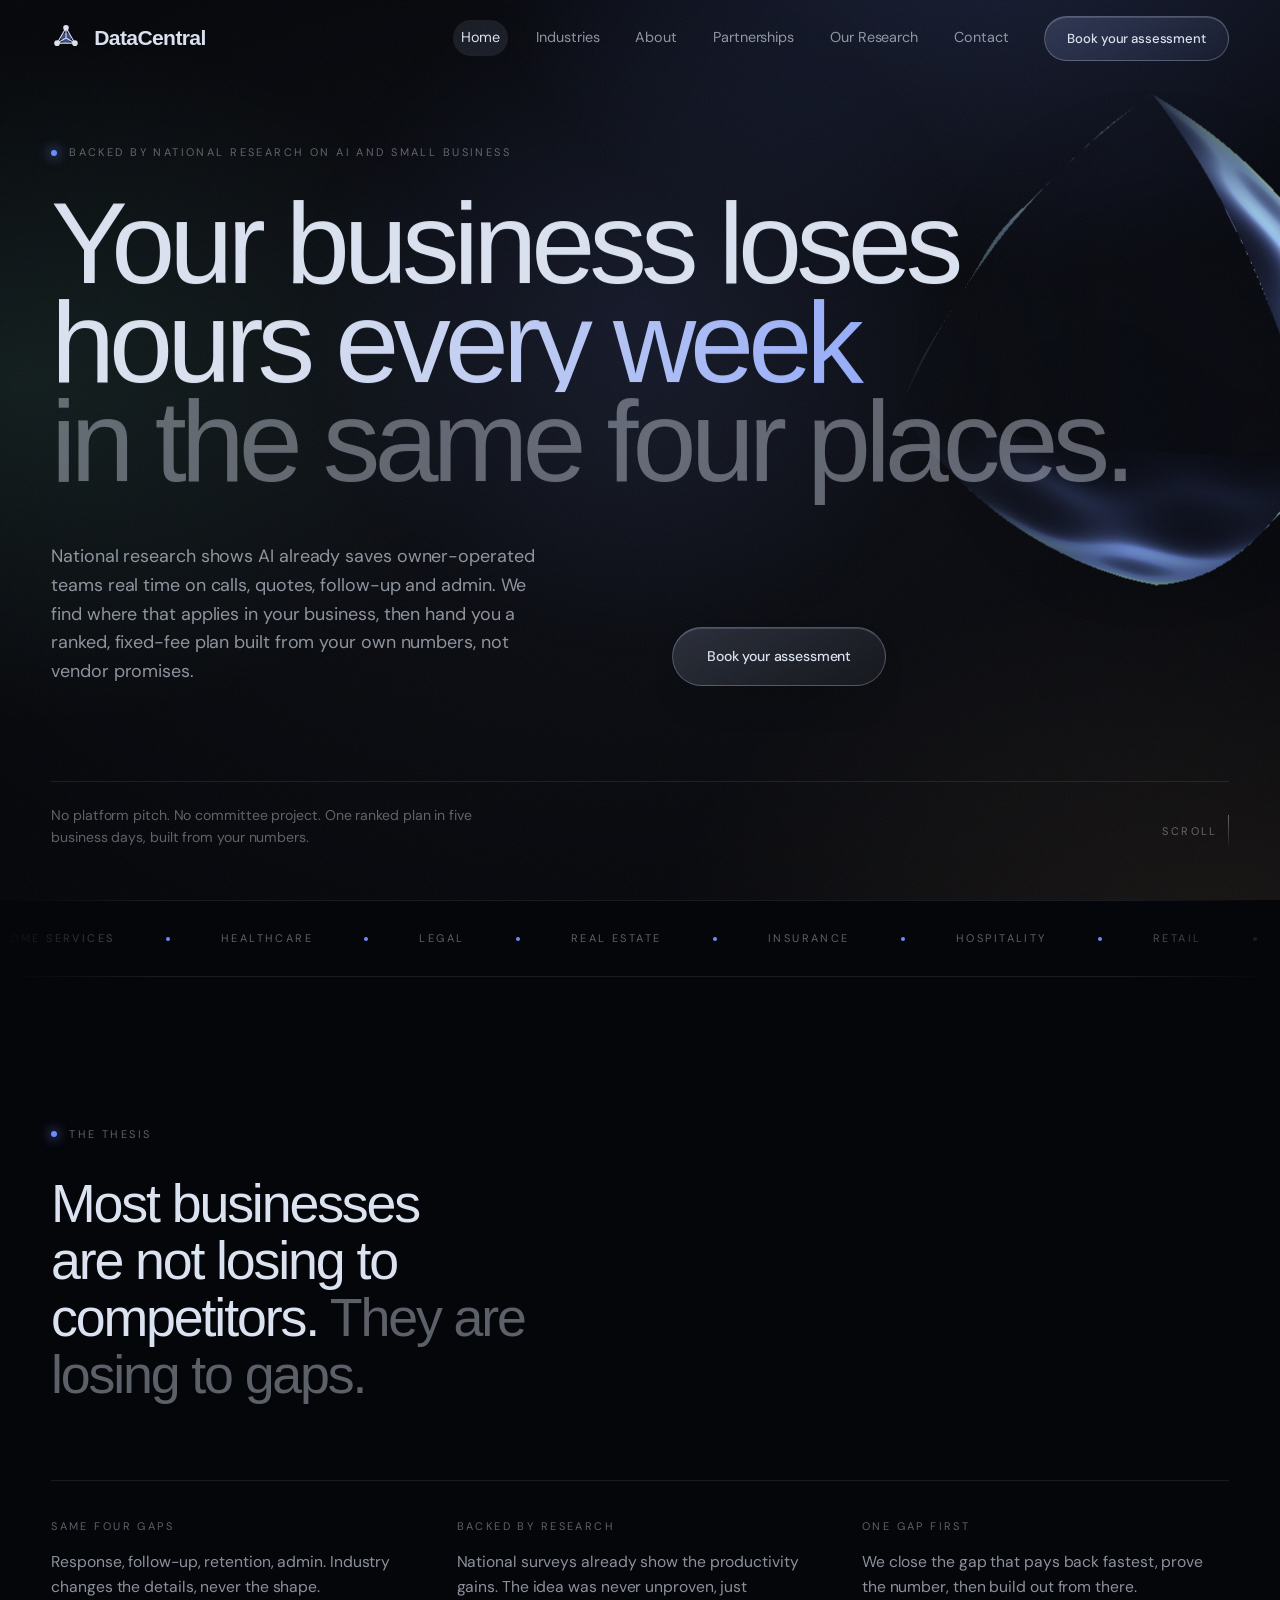
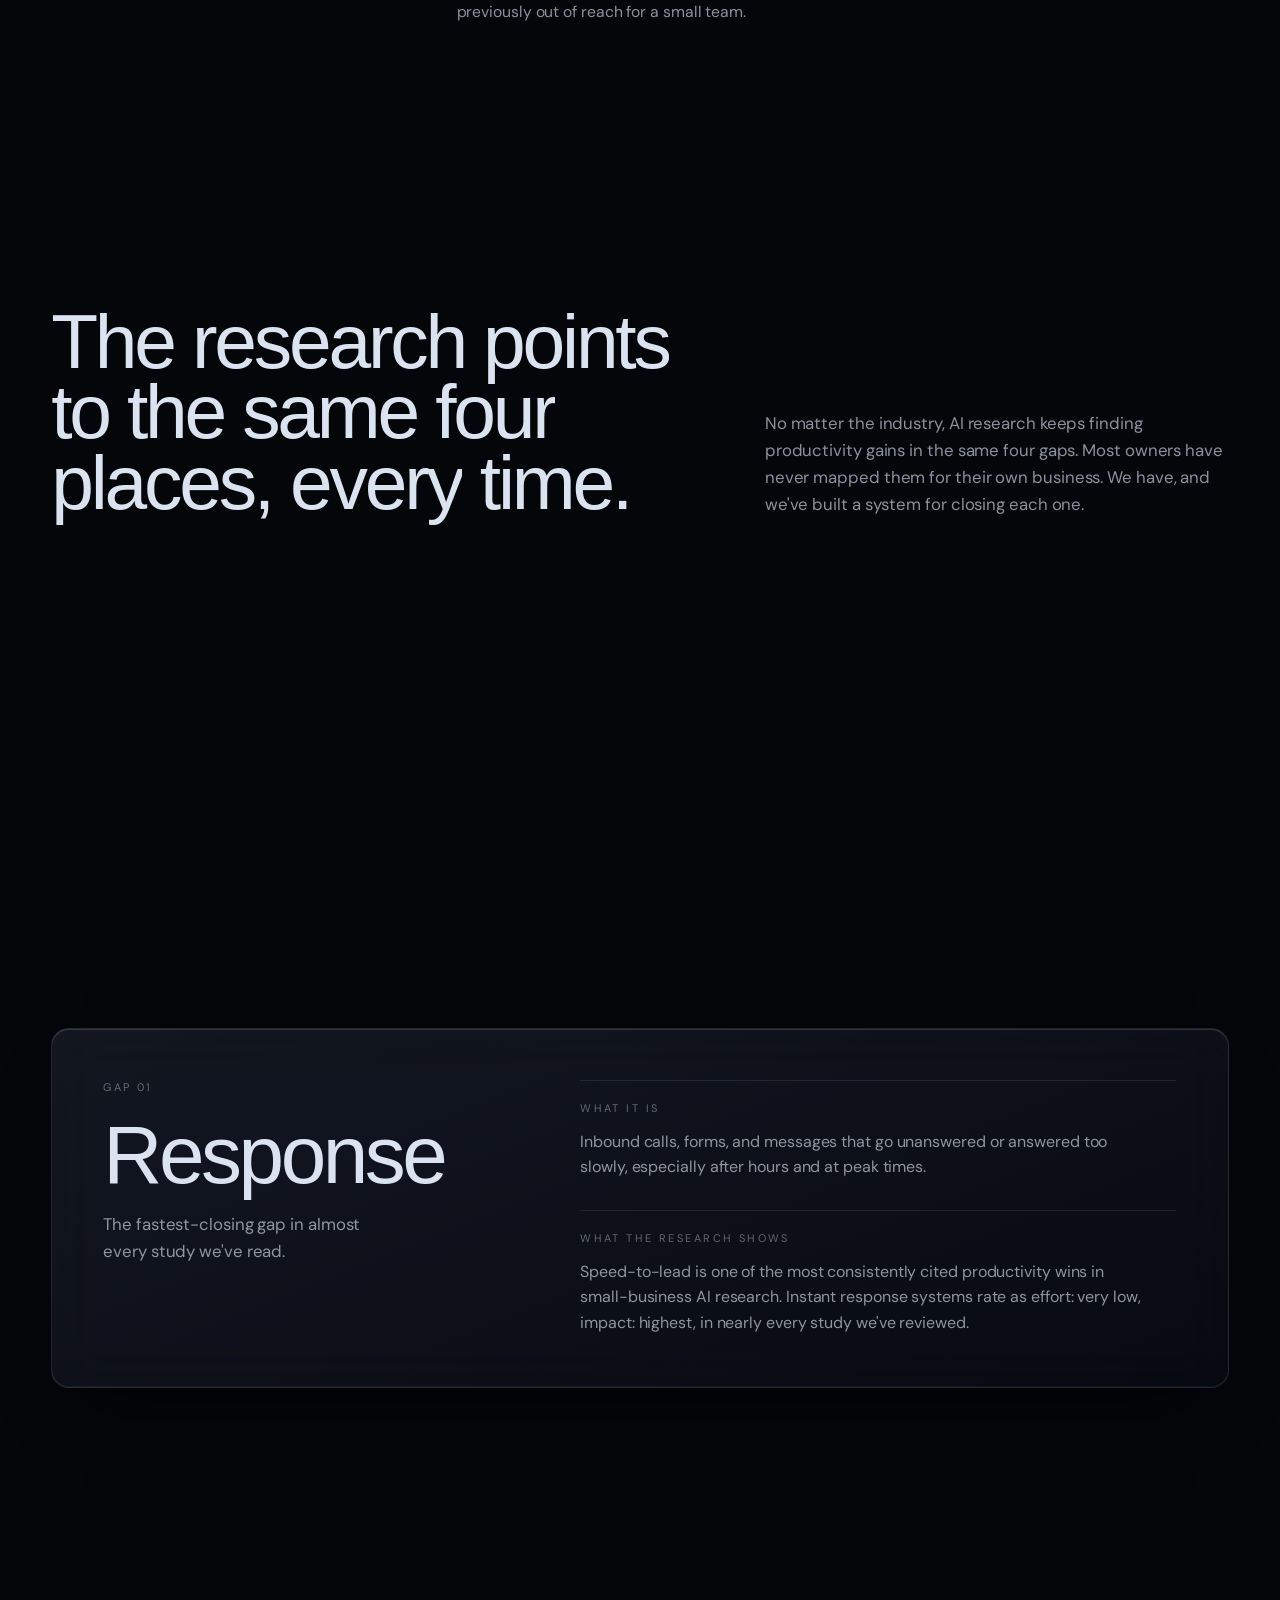
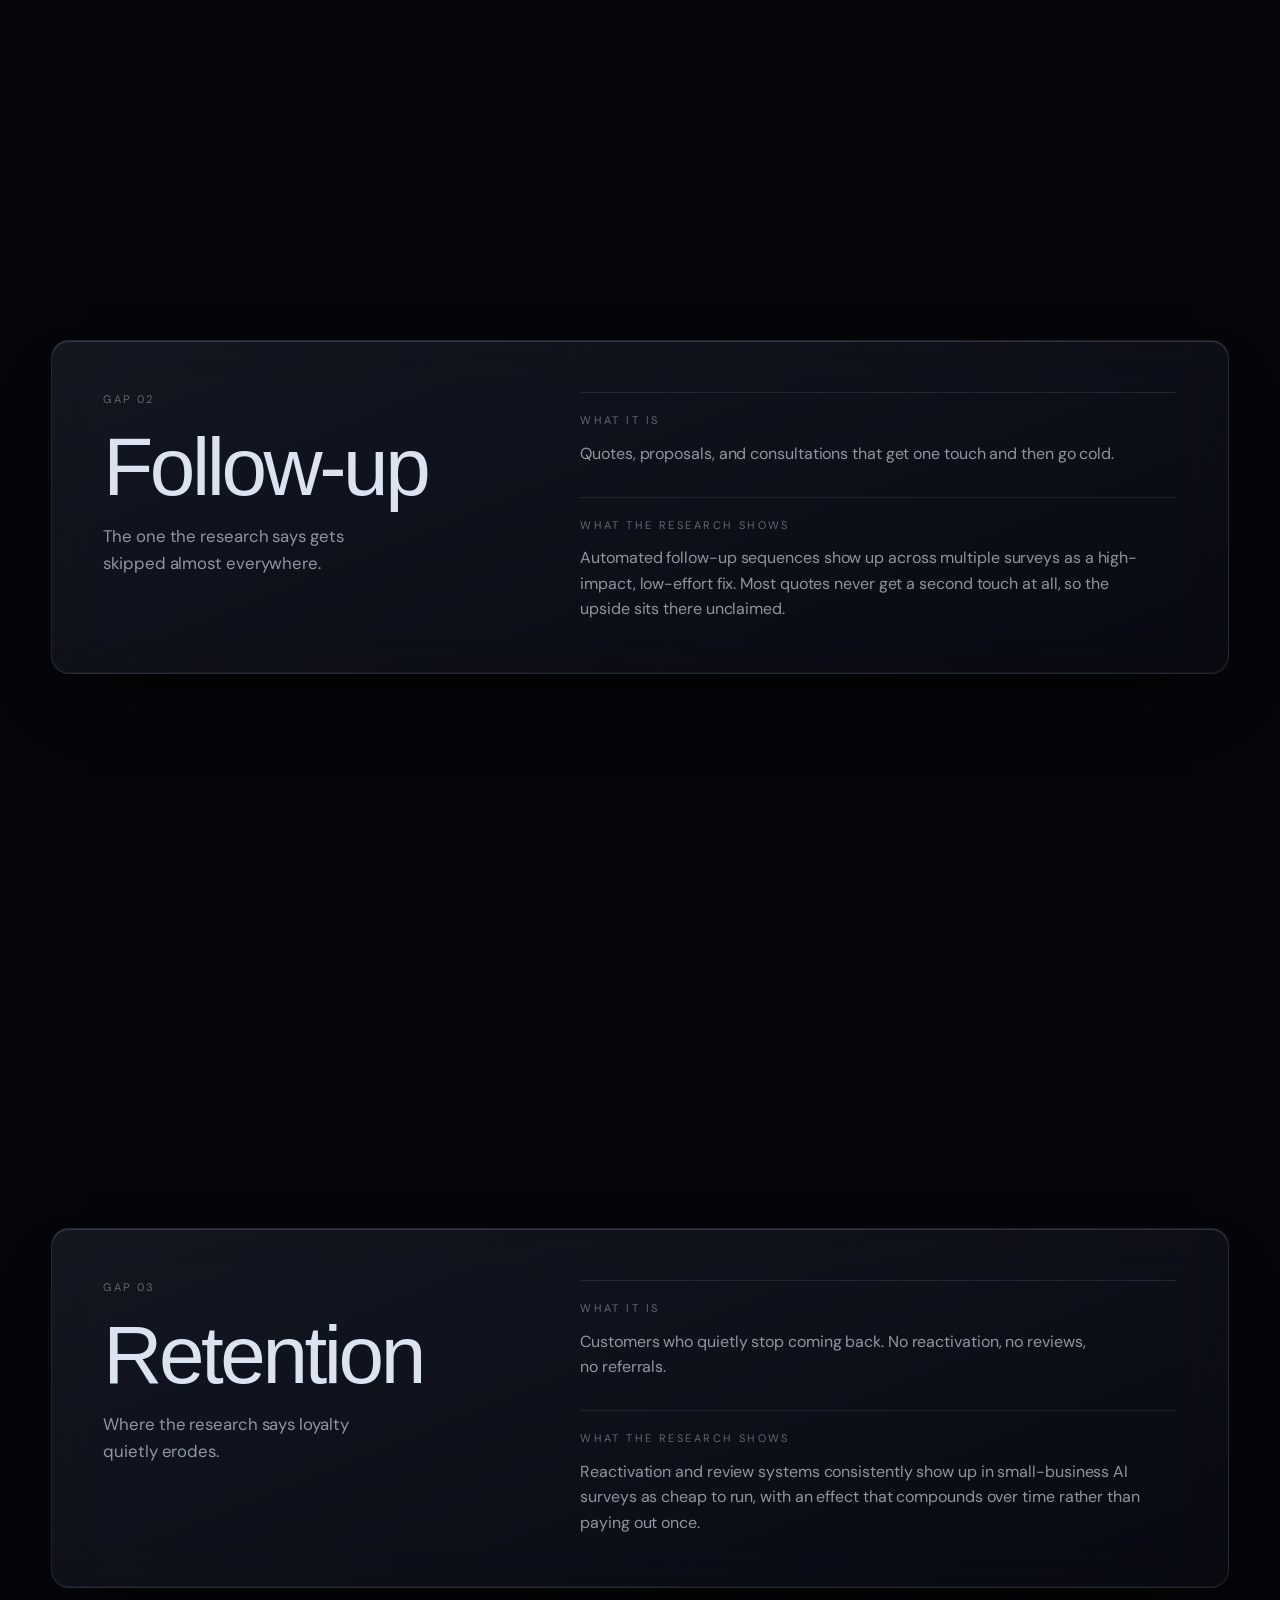
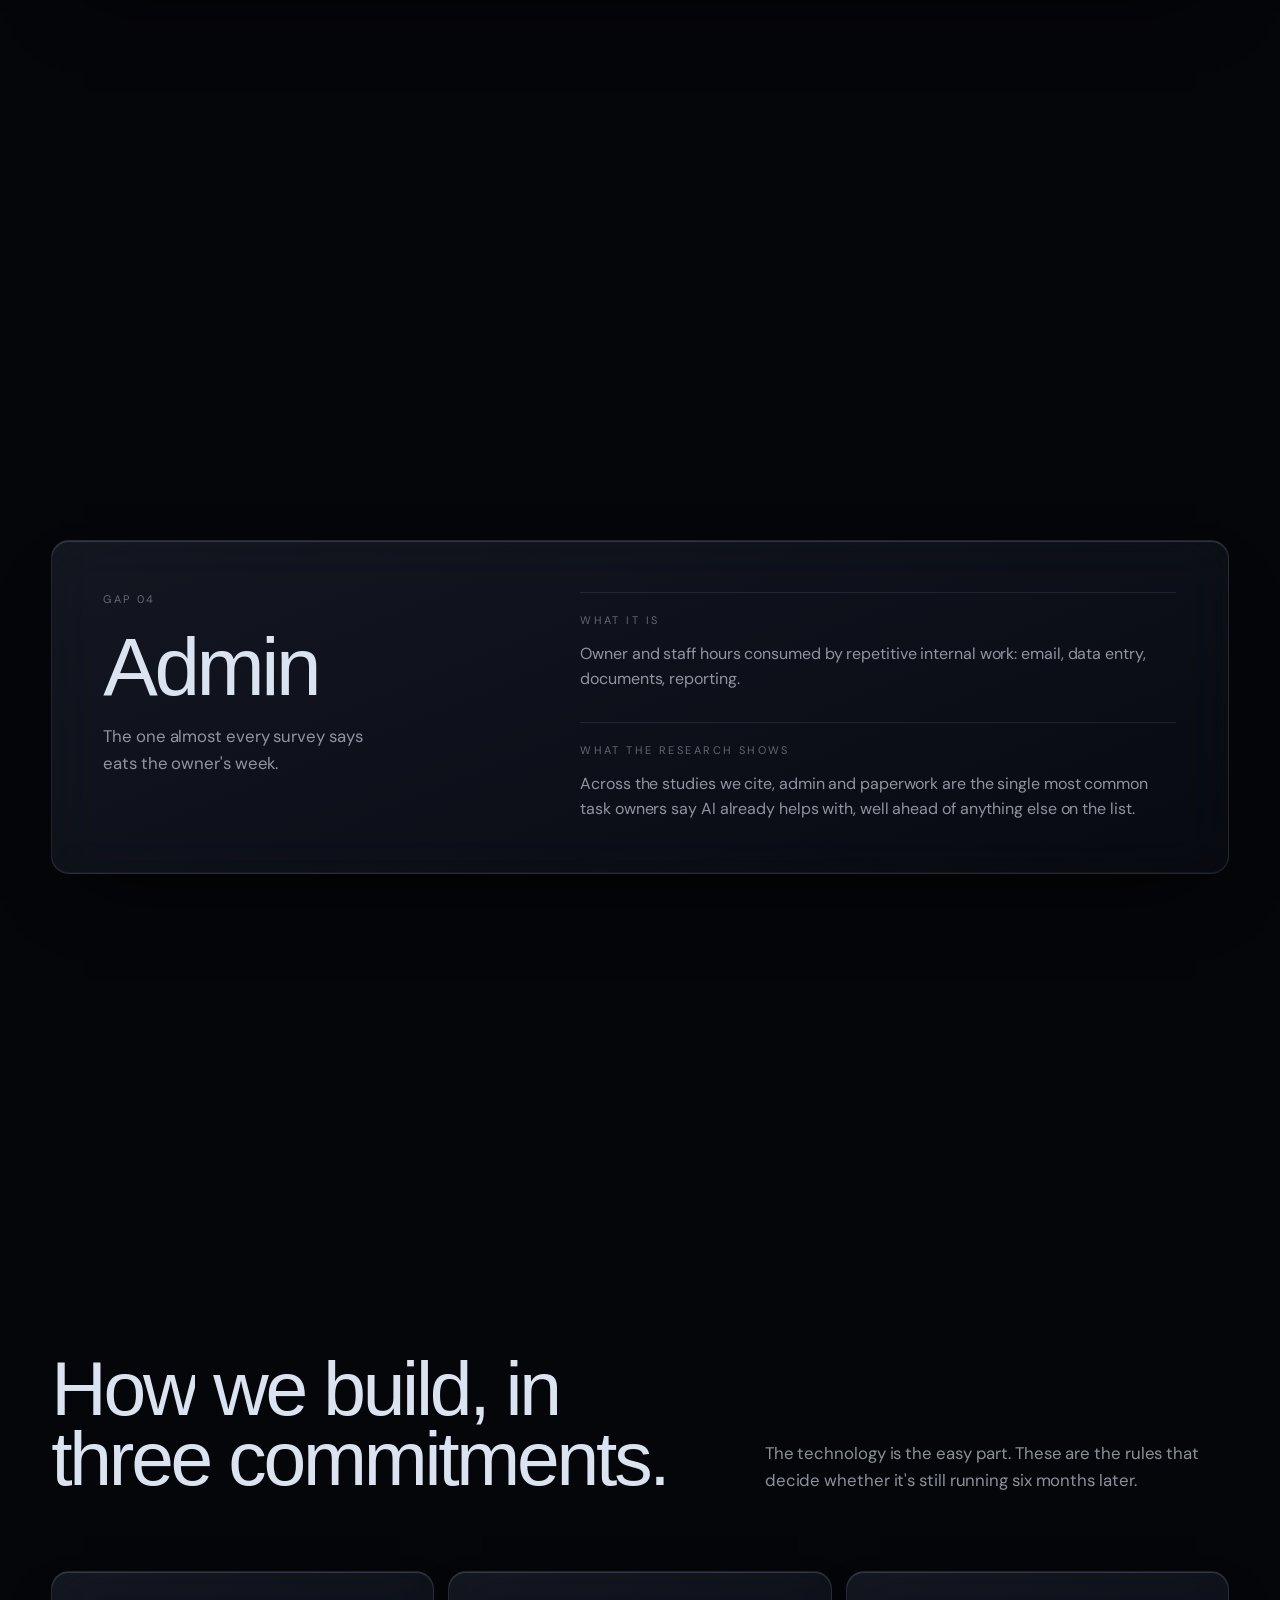
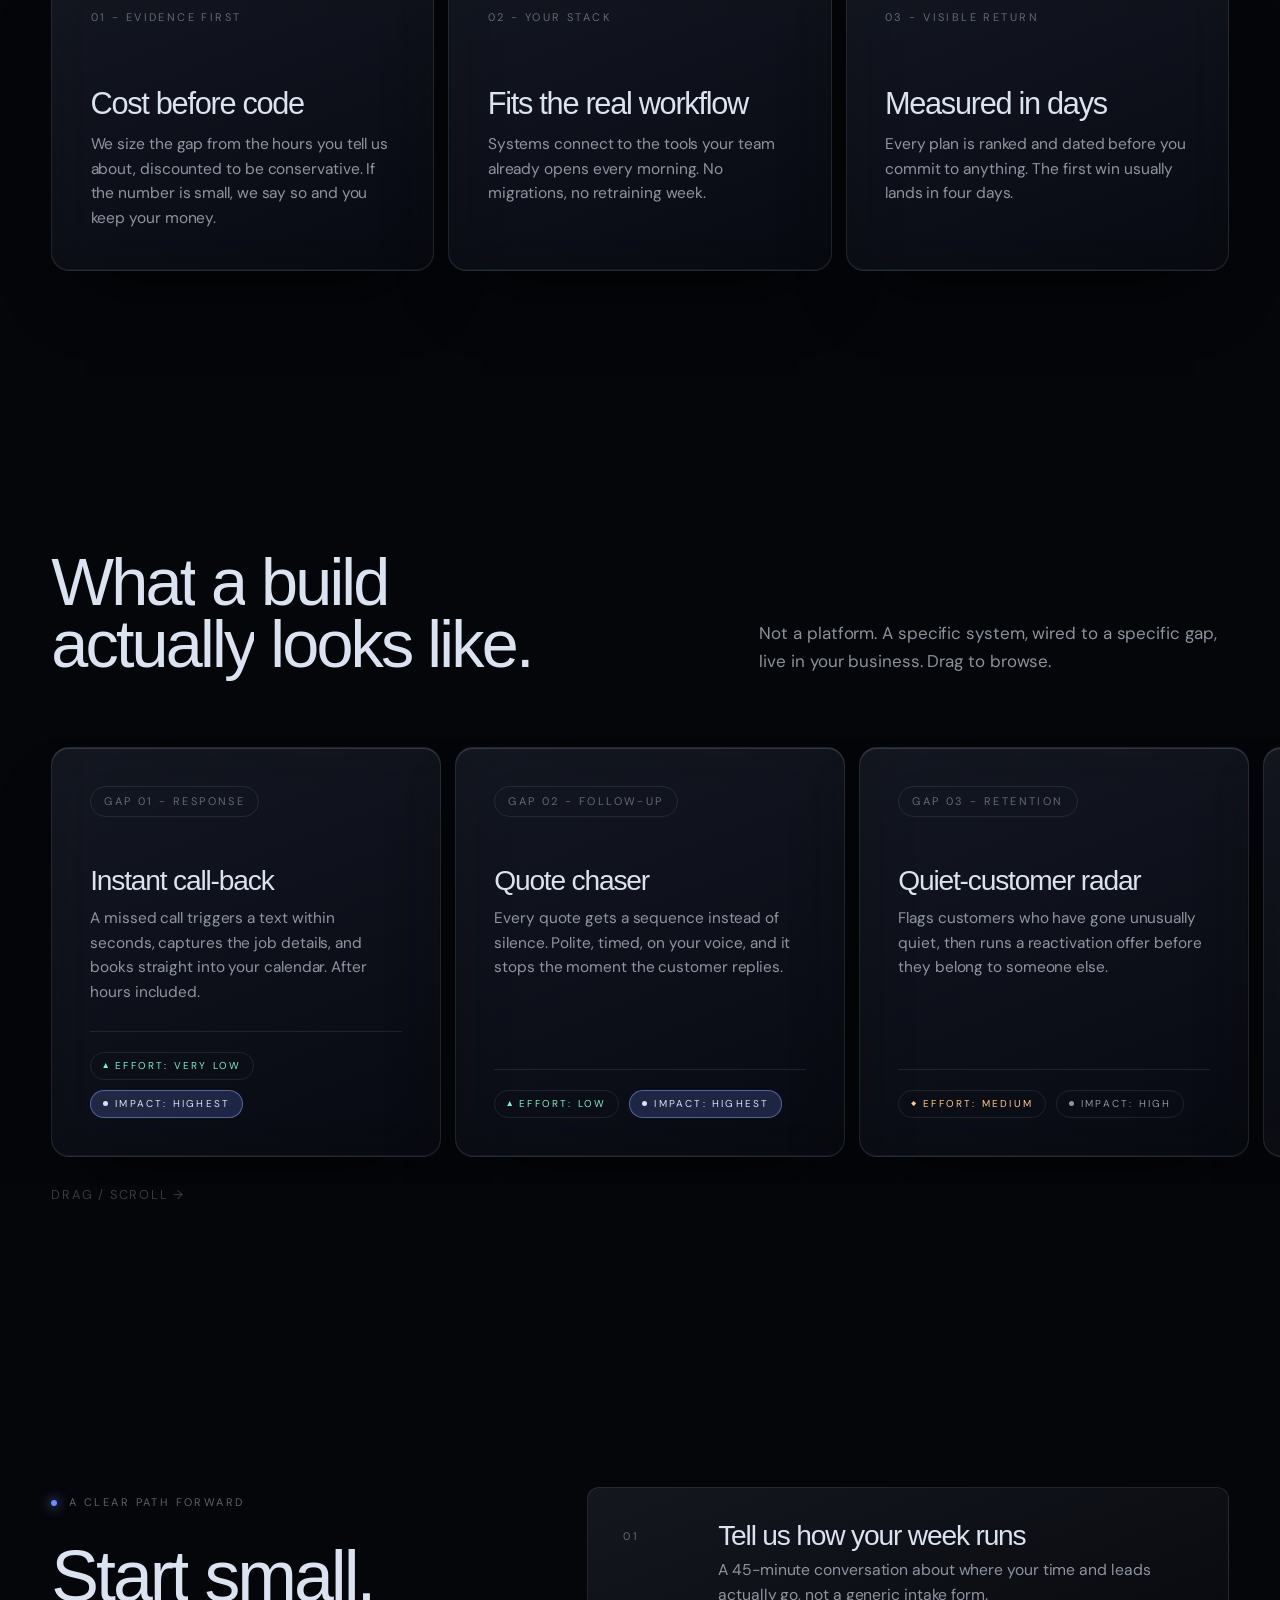
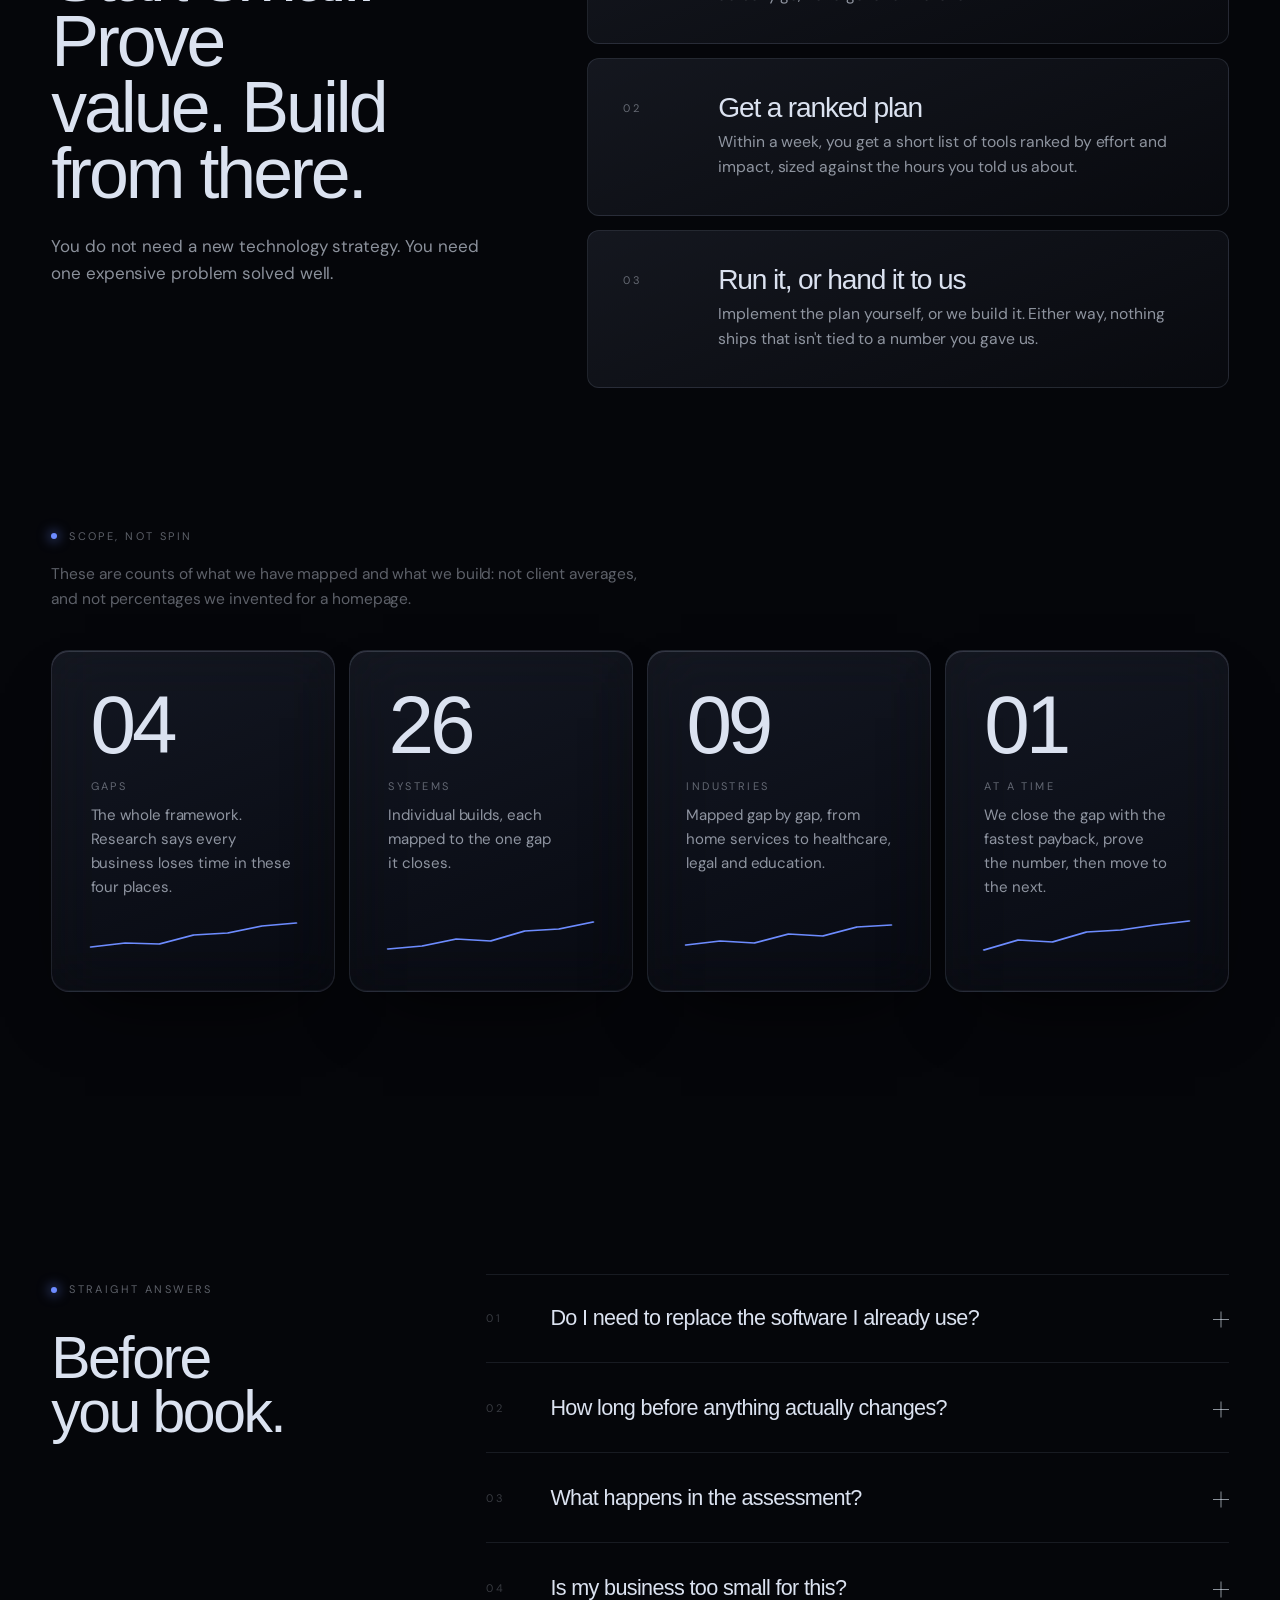
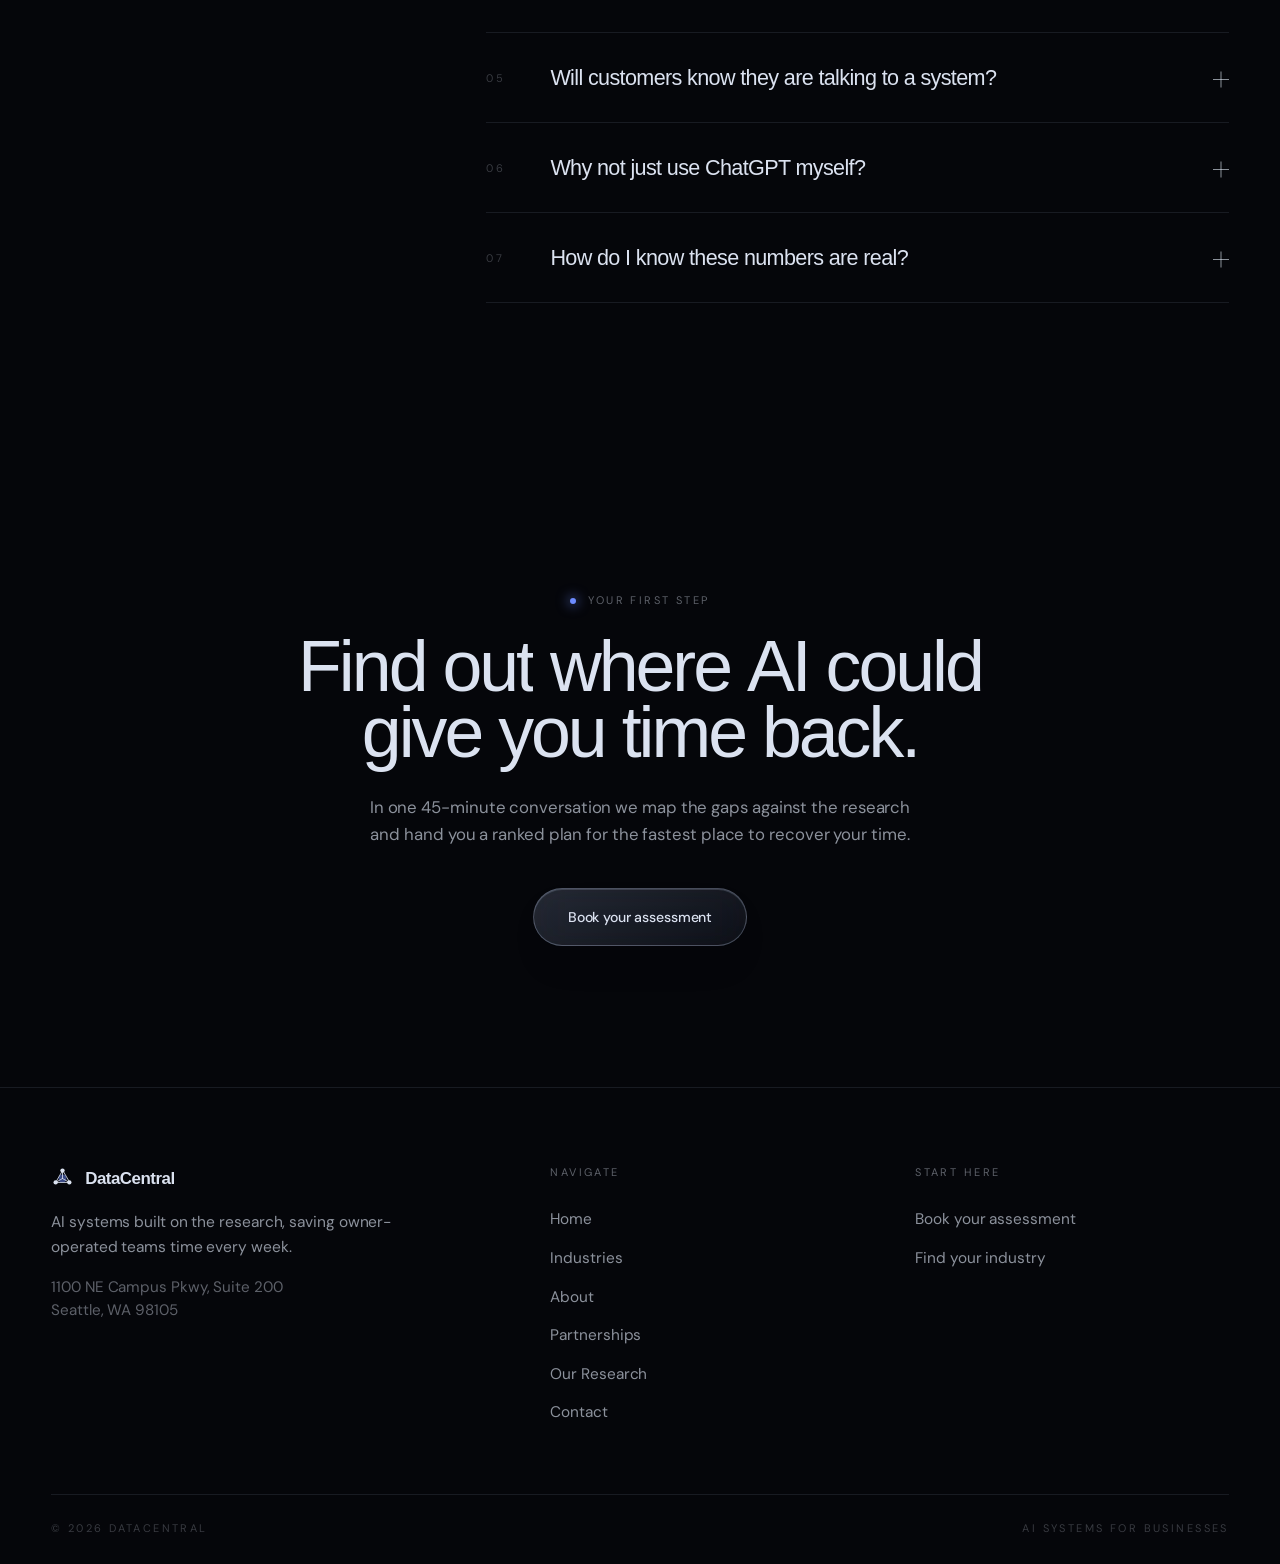
<file: index.html>
<!DOCTYPE html>
<html lang="en">
<head>
  <meta charset="UTF-8" />
  <meta name="viewport" content="width=device-width, initial-scale=1.0" />
  <title>Home | DataCentral</title>
  <meta name="description" content="DataCentral builds AI systems, backed by small-business research, that give owner-operated teams time back." />
  <meta name="theme-color" content="#05060a" />
  <link rel="canonical" href="https://datacentral.example/" />
  <meta property="og:type" content="website" />
  <meta property="og:title" content="DataCentral: AI systems for business" />
  <meta property="og:description" content="National research shows where AI already saves owner-operated teams time, on calls, quotes, follow-up and admin. We find where that applies to you, then build the systems that close the gap." />
  <meta name="twitter:card" content="summary_large_image" />
  <link rel="icon" href="data:image/svg+xml,%3Csvg xmlns='http://www.w3.org/2000/svg' viewBox='0 0 32 32'%3E%3Crect width='32' height='32' rx='7' fill='%2305060a'/%3E%3Ccircle cx='16' cy='16.5' r='4.6' fill='%236d8cff' opacity='.55'/%3E%3Cg fill='none' stroke='%23f6f8fc' stroke-width='1.3' stroke-linecap='round' stroke-linejoin='round'%3E%3Cpath d='M16 7 7.8 21.2h16.4z'/%3E%3Cpath d='M16 7v9.5M16 16.5 7.8 21.2M16 16.5 24.2 21.2'/%3E%3C/g%3E%3Cg fill='%23f6f8fc'%3E%3Ccircle cx='16' cy='7' r='2.7'/%3E%3Ccircle cx='7.8' cy='21.2' r='2.7'/%3E%3Ccircle cx='24.2' cy='21.2' r='2.7'/%3E%3C/g%3E%3C/svg%3E" />
  <link rel="preconnect" href="https://api.fontshare.com" crossorigin />
  <link rel="preconnect" href="https://cdn.fontshare.com" crossorigin />
  <link rel="preconnect" href="https://fonts.googleapis.com" />
  <link rel="preconnect" href="https://fonts.gstatic.com" crossorigin />
  <link rel="stylesheet" href="https://api.fontshare.com/v2/css?f%5B%5D=switzer@400,500,600,700&display=swap" />
  <link rel="stylesheet" href="https://fonts.googleapis.com/css2?family=DM+Sans:wght@300;400;500&display=swap" />
  <link rel="stylesheet" href="style.css" />
  <script>
    document.documentElement.classList.add("js");
    // Decided here, not in main.js: by the time main.js runs the browser has
    // already painted a frame of the "000" curtain on every internal navigation.
    try {
      if (sessionStorage.getItem("dc-intro") === "1") {
        document.documentElement.classList.add("intro-done");
      }
    } catch (err) {}
  </script>
  <noscript><style>.preloader{display:none}</style></noscript>
</head>
<body>
  <div class="preloader" aria-hidden="true">
    <div class="preloader-brand">DataCentral</div>
    <div class="preloader-mark">000</div>
    <div class="preloader-bar"><span></span></div>
  </div>

  <a class="skip-link" href="#main">Skip to content</a>

  <header>
    <div class="nav-container">
      <a href="index.html" class="logo">
        <svg class="logo-mark" viewBox="0 0 32 32" aria-hidden="true" focusable="false">
          <circle class="logo-core" cx="16" cy="16" r="5.4" />
          <path class="logo-web" d="M16 5 6.47 21.5h19.06zM16 5v11M16 16 6.47 21.5M16 16 25.53 21.5" />
          <circle cx="16" cy="5" r="3" />
          <circle cx="6.47" cy="21.5" r="3" />
          <circle cx="25.53" cy="21.5" r="3" />
        </svg>
        DataCentral
      </a>
      <button class="nav-toggle" aria-label="Toggle navigation">
        <span></span><span></span><span></span>
      </button>
      <nav>
        <ul>
          <li><a href="index.html" class="active">Home</a></li>
          <li><a href="industries.html">Industries</a></li>
          <li><a href="about.html">About</a></li>
          <li><a href="partnerships.html">Partnerships</a></li>
          <li><a href="research.html">Our Research</a></li>
          <li><a href="contact.html">Contact</a></li>
        </ul>
      </nav>
      <div class="nav-actions">
        <a href="contact.html" class="btn btn-sm nav-cta">Book your assessment</a>
      </div>
    </div>
    <div class="scroll-progress" aria-hidden="true"></div>
  </header>

  <main id="main">
    <section class="hero">
      <div class="hero-canvas" data-crystal aria-hidden="true"></div>
      <div class="hero-body">
        <p class="eyebrow" data-reveal>Backed by national research on AI and small business</p>
        <h1 data-lines>
          <span class="line"><span>Your business loses</span></span>
          <span class="line"><span class="glow">hours every week</span></span>
          <span class="line"><span class="dim">in the same four places.</span></span>
        </h1>
        <div class="hero-lower">
          <p class="hero-lede" data-reveal>National research shows AI already saves owner-operated teams real time on calls, quotes, follow-up and admin. We find where that applies in your business, then hand you a ranked, fixed-fee plan built from your own numbers, not vendor promises.</p>
          <div class="hero-actions" data-reveal>
            <a href="contact.html" class="btn">Book your assessment</a>
          </div>
        </div>
      </div>
      <div class="hero-foot">
        <p>No platform pitch. No committee project. One ranked plan in five business days, built from your numbers.</p>
        <span class="scroll-cue">Scroll</span>
      </div>
    </section>

    <div class="marquee" aria-hidden="true">
      <div class="marquee-track">
        <span class="marquee-item">Home Services</span><span class="marquee-item">Healthcare</span><span class="marquee-item">Legal</span><span class="marquee-item">Real Estate</span><span class="marquee-item">Insurance</span><span class="marquee-item">Hospitality</span><span class="marquee-item">Retail</span><span class="marquee-item">Accounting</span><span class="marquee-item">Education</span><span class="marquee-item">Home Services</span><span class="marquee-item">Healthcare</span><span class="marquee-item">Legal</span><span class="marquee-item">Real Estate</span><span class="marquee-item">Insurance</span><span class="marquee-item">Hospitality</span><span class="marquee-item">Retail</span><span class="marquee-item">Accounting</span><span class="marquee-item">Education</span>
      </div>
    </div>

    <section class="thesis">
      <span class="section-kicker" data-reveal>The thesis</span>
      <p class="thesis-quote" data-lines>
        <span class="line"><span>Most businesses</span></span>
        <span class="line"><span>are not losing to</span></span>
        <span class="line"><span>competitors. <em>They are</em></span></span>
        <span class="line"><span><em>losing to gaps.</em></span></span>
      </p>
      <div class="thesis-facts">
        <div class="thesis-fact" data-reveal>
          <span>Same four gaps</span>
          <p>Response, follow-up, retention, admin. Industry changes the details, never the shape.</p>
        </div>
        <div class="thesis-fact" data-reveal>
          <span>Backed by research</span>
          <p>National surveys already show the productivity gains. The idea was never unproven, just previously out of reach for a small team.</p>
        </div>
        <div class="thesis-fact" data-reveal>
          <span>One gap first</span>
          <p>We close the gap that pays back fastest, prove the number, then build out from there.</p>
        </div>
      </div>
    </section>

    <section class="section" id="leaks">
      <div class="section-head">
        <h2 class="section-title" data-reveal>The research points to the same four places, every time.</h2>
        <p class="section-lede" data-reveal>No matter the industry, AI research keeps finding productivity gains in the same four gaps. Most owners have never mapped them for their own business. We have, and we've built a system for closing each one.</p>
      </div>
    </section>

    <div class="pins">
      <article class="pin">
        <div class="pin-inner glass">
          <div>
            <p class="pin-num">Gap 01</p>
            <h3>Response</h3>
            <p class="pin-tag">The fastest-closing gap in almost every study we've read.</p>
          </div>
          <div class="pin-cells">
            <div class="pin-cell">
              <span class="cell-label">What it is</span>
              <p>Inbound calls, forms, and messages that go unanswered or answered too slowly, especially after hours and at peak times.</p>
            </div>
            <div class="pin-cell">
              <span class="cell-label">What the research shows</span>
              <p>Speed-to-lead is one of the most consistently cited productivity wins in small-business AI research. Instant response systems rate as effort: very low, impact: highest, in nearly every study we've reviewed.</p>
            </div>
          </div>
        </div>
      </article>

      <article class="pin">
        <div class="pin-inner glass">
          <div>
            <p class="pin-num">Gap 02</p>
            <h3>Follow-up</h3>
            <p class="pin-tag">The one the research says gets skipped almost everywhere.</p>
          </div>
          <div class="pin-cells">
            <div class="pin-cell">
              <span class="cell-label">What it is</span>
              <p>Quotes, proposals, and consultations that get one touch and then go cold.</p>
            </div>
            <div class="pin-cell">
              <span class="cell-label">What the research shows</span>
              <p>Automated follow-up sequences show up across multiple surveys as a high-impact, low-effort fix. Most quotes never get a second touch at all, so the upside sits there unclaimed.</p>
            </div>
          </div>
        </div>
      </article>

      <article class="pin">
        <div class="pin-inner glass">
          <div>
            <p class="pin-num">Gap 03</p>
            <h3>Retention</h3>
            <p class="pin-tag">Where the research says loyalty quietly erodes.</p>
          </div>
          <div class="pin-cells">
            <div class="pin-cell">
              <span class="cell-label">What it is</span>
              <p>Customers who quietly stop coming back. No reactivation, no reviews, no referrals.</p>
            </div>
            <div class="pin-cell">
              <span class="cell-label">What the research shows</span>
              <p>Reactivation and review systems consistently show up in small-business AI surveys as cheap to run, with an effect that compounds over time rather than paying out once.</p>
            </div>
          </div>
        </div>
      </article>

      <article class="pin">
        <div class="pin-inner glass">
          <div>
            <p class="pin-num">Gap 04</p>
            <h3>Admin</h3>
            <p class="pin-tag">The one almost every survey says eats the owner's week.</p>
          </div>
          <div class="pin-cells">
            <div class="pin-cell">
              <span class="cell-label">What it is</span>
              <p>Owner and staff hours consumed by repetitive internal work: email, data entry, documents, reporting.</p>
            </div>
            <div class="pin-cell">
              <span class="cell-label">What the research shows</span>
              <p>Across the studies we cite, admin and paperwork are the single most common task owners say AI already helps with, well ahead of anything else on the list.</p>
            </div>
          </div>
        </div>
      </article>
    </div>

    <section class="modes">
      <div class="section-head">
        <h2 class="section-title" data-reveal>How we build, in three commitments.</h2>
        <p class="section-lede" data-reveal>The technology is the easy part. These are the rules that decide whether it's still running six months later.</p>
      </div>
      <div class="modes-grid">
        <article class="mode-card glass" data-reveal>
          <span>01 - Evidence first</span>
          <h3>Cost before code</h3>
          <p>We size the gap from the hours you tell us about, discounted to be conservative. If the number is small, we say so and you keep your money.</p>
        </article>
        <article class="mode-card glass" data-reveal>
          <span>02 - Your stack</span>
          <h3>Fits the real workflow</h3>
          <p>Systems connect to the tools your team already opens every morning. No migrations, no retraining week.</p>
        </article>
        <article class="mode-card glass" data-reveal>
          <span>03 - Visible return</span>
          <h3>Measured in days</h3>
          <p>Every plan is ranked and dated before you commit to anything. The first win usually lands in four days.</p>
        </article>
      </div>
    </section>

    <section class="rail-section">
      <div class="rail-head">
        <h2 data-reveal>What a build actually looks like.</h2>
        <p data-reveal>Not a platform. A specific system, wired to a specific gap, live in your business. Drag to browse.</p>
      </div>
      <div class="rail" data-rail>
        <article class="rail-card glass">
          <span class="rail-tag">Gap 01 - Response</span>
          <h3>Instant call-back</h3>
          <p>A missed call triggers a text within seconds, captures the job details, and books straight into your calendar. After hours included.</p>
          <div class="rail-meta">
            <span class="badge badge-effort-verylow">Effort: very low</span>
            <span class="badge badge-impact-highest">Impact: highest</span>
          </div>
        </article>
        <article class="rail-card glass">
          <span class="rail-tag">Gap 02 - Follow-up</span>
          <h3>Quote chaser</h3>
          <p>Every quote gets a sequence instead of silence. Polite, timed, on your voice, and it stops the moment the customer replies.</p>
          <div class="rail-meta">
            <span class="badge badge-effort-low">Effort: low</span>
            <span class="badge badge-impact-highest">Impact: highest</span>
          </div>
        </article>
        <article class="rail-card glass">
          <span class="rail-tag">Gap 03 - Retention</span>
          <h3>Quiet-customer radar</h3>
          <p>Flags customers who have gone unusually quiet, then runs a reactivation offer before they belong to someone else.</p>
          <div class="rail-meta">
            <span class="badge badge-effort-medium">Effort: medium</span>
            <span class="badge badge-impact-high">Impact: high</span>
          </div>
        </article>
        <article class="rail-card glass">
          <span class="rail-tag">Gap 03 - Retention</span>
          <h3>Review engine</h3>
          <p>Asks at the moment the job went well, routes unhappy replies to you privately, and compounds your local search position.</p>
          <div class="rail-meta">
            <span class="badge badge-effort-low">Effort: low</span>
            <span class="badge badge-impact-high">Impact: high</span>
          </div>
        </article>
        <article class="rail-card glass">
          <span class="rail-tag">Gap 04 - Admin</span>
          <h3>Inbox triage</h3>
          <p>Sorts, drafts, and files the repetitive mail your week disappears into. You approve; it sends.</p>
          <div class="rail-meta">
            <span class="badge badge-effort-medium">Effort: medium</span>
            <span class="badge badge-impact-high">Impact: high</span>
          </div>
        </article>
        <article class="rail-card glass">
          <span class="rail-tag">Gap 04 - Admin</span>
          <h3>Document autopilot</h3>
          <p>Turns job notes into invoices, reports, and records without anyone retyping a line of it.</p>
          <div class="rail-meta">
            <span class="badge badge-effort-medium">Effort: medium</span>
            <span class="badge badge-impact-medium">Impact: medium</span>
          </div>
        </article>
      </div>
      <p class="rail-hint">Drag / scroll &rarr;</p>
    </section>

    <section class="process-band">
      <div class="process-inner">
        <div class="process-intro">
          <span class="section-kicker" data-reveal>A clear path forward</span>
          <h2 data-reveal>Start small. Prove value. Build from there.</h2>
          <p data-reveal>You do not need a new technology strategy. You need one expensive problem solved well.</p>
        </div>
        <ol class="process-list">
          <li data-reveal>
            <span class="tabular">01</span>
            <div>
              <h3>Tell us how your week runs</h3>
              <p>A 45-minute conversation about where your time and leads actually go, not a generic intake form.</p>
            </div>
          </li>
          <li data-reveal>
            <span class="tabular">02</span>
            <div>
              <h3>Get a ranked plan</h3>
              <p>Within a week, you get a short list of tools ranked by effort and impact, sized against the hours you told us about.</p>
            </div>
          </li>
          <li data-reveal>
            <span class="tabular">03</span>
            <div>
              <h3>Run it, or hand it to us</h3>
              <p>Implement the plan yourself, or we build it. Either way, nothing ships that isn't tied to a number you gave us.</p>
            </div>
          </li>
        </ol>
      </div>
    </section>

    <section class="stats">
      <div class="stats-head">
        <span class="section-kicker" data-reveal>Scope, not spin</span>
        <p data-reveal>These are counts of what we have mapped and what we build: not client averages, and not percentages we invented for a homepage.</p>
      </div>
      <div class="stats-grid">
        <div class="stat glass" data-reveal>
          <span class="stat-value" data-count="4" data-pad="2">00</span>
          <span class="stat-label">Gaps</span>
          <p>The whole framework. Research says every business loses time in these four places.</p>
          <svg class="spark" viewBox="0 0 120 34" preserveAspectRatio="none" aria-hidden="true"><path d="M0 28 L20 24 L40 25 L60 16 L80 14 L100 7 L120 4" /></svg>
        </div>
        <div class="stat glass" data-reveal>
          <span class="stat-value" data-count="26" data-pad="2">00</span>
          <span class="stat-label">Systems</span>
          <p>Individual builds, each mapped to the one gap it closes.</p>
          <svg class="spark" viewBox="0 0 120 34" preserveAspectRatio="none" aria-hidden="true"><path d="M0 30 L20 27 L40 20 L60 22 L80 12 L100 10 L120 3" /></svg>
        </div>
        <div class="stat glass" data-reveal>
          <span class="stat-value" data-count="9" data-pad="2">00</span>
          <span class="stat-label">Industries</span>
          <p>Mapped gap by gap, from home services to healthcare, legal and education.</p>
          <svg class="spark" viewBox="0 0 120 34" preserveAspectRatio="none" aria-hidden="true"><path d="M0 26 L20 22 L40 24 L60 15 L80 17 L100 8 L120 6" /></svg>
        </div>
        <div class="stat glass" data-reveal>
          <span class="stat-value" data-count="1" data-pad="2">00</span>
          <span class="stat-label">At a time</span>
          <p>We close the gap with the fastest payback, prove the number, then move to the next.</p>
          <svg class="spark" viewBox="0 0 120 34" preserveAspectRatio="none" aria-hidden="true"><path d="M0 31 L20 21 L40 23 L60 13 L80 11 L100 6 L120 2" /></svg>
        </div>
      </div>
    </section>

    <section class="faq-section">
      <div>
        <span class="section-kicker" data-reveal>Straight answers</span>
        <h2 data-reveal>Before you book.</h2>
      </div>
      <div class="faq-list" data-faq>
        <div class="faq-item">
          <button class="faq-q" type="button" aria-expanded="false">
            <span class="faq-index">01</span>
            <span>Do I need to replace the software I already use?</span>
            <span class="faq-sign" aria-hidden="true"></span>
          </button>
          <div class="faq-a"><div><p>No. Every system is built around the tools your team already opens: your phone system, inbox, calendar, and whatever you use for jobs or records. Replacing a working stack is the fastest way to get a project abandoned.</p></div></div>
        </div>
        <div class="faq-item">
          <button class="faq-q" type="button" aria-expanded="false">
            <span class="faq-index">02</span>
            <span>How long before anything actually changes?</span>
            <span class="faq-sign" aria-hidden="true"></span>
          </button>
          <div class="faq-a"><div><p>Your ranked plan lands within a week, with a quick win usually live inside the first four days, an instant text-back on a missed call, for example, so you see a real result before committing to anything larger.</p></div></div>
        </div>
        <div class="faq-item">
          <button class="faq-q" type="button" aria-expanded="false">
            <span class="faq-index">03</span>
            <span>What happens in the assessment?</span>
            <span class="faq-sign" aria-hidden="true"></span>
          </button>
          <div class="faq-a"><div><p>A 45-minute conversation about how enquiries, quotes, customers, and admin move through your business. From there, we rank the fixes by effort and impact and hand you a plan within a week, whether we build it or not.</p></div></div>
        </div>
        <div class="faq-item">
          <button class="faq-q" type="button" aria-expanded="false">
            <span class="faq-index">04</span>
            <span>Is my business too small for this?</span>
            <span class="faq-sign" aria-hidden="true"></span>
          </button>
          <div class="faq-a"><div><p>Small businesses feel these gaps hardest, because one missed call is a bigger share of the week. The four gaps do not require scale to be expensive. They only require a phone that rings and a quote that goes out.</p></div></div>
        </div>
        <div class="faq-item">
          <button class="faq-q" type="button" aria-expanded="false">
            <span class="faq-index">05</span>
            <span>Will customers know they are talking to a system?</span>
            <span class="faq-sign" aria-hidden="true"></span>
          </button>
          <div class="faq-a"><div><p>Systems are written in your voice and handle the mechanical part: acknowledging fast, capturing details, following up on schedule. Anything that needs judgment routes to a person. We do not build things that pretend to be you.</p></div></div>
        </div>
        <div class="faq-item">
          <button class="faq-q" type="button" aria-expanded="false">
            <span class="faq-index">06</span>
            <span>Why not just use ChatGPT myself?</span>
            <span class="faq-sign" aria-hidden="true"></span>
          </button>
          <div class="faq-a"><div><p>You can, and for one task that might be enough. The assessment finds the tasks you didn't think to ask about, ranks them by payoff, and hands you a plan to follow, not just an answer to one prompt.</p></div></div>
        </div>
        <div class="faq-item">
          <button class="faq-q" type="button" aria-expanded="false">
            <span class="faq-index">07</span>
            <span>How do I know these numbers are real?</span>
            <span class="faq-sign" aria-hidden="true"></span>
          </button>
          <div class="faq-a"><div><p>Every hours-saved figure in your plan traces back to a time estimate you gave us, discounted to be conservative. Numbers other companies claim for their own tools are noted as upside, never counted.</p></div></div>
        </div>
      </div>
    </section>

    <section class="closing-cta">
      <span class="section-kicker" data-reveal>Your first step</span>
      <h2 data-reveal>Find out where AI could give you time back.</h2>
      <p data-reveal>In one 45-minute conversation we map the gaps against the research and hand you a ranked plan for the fastest place to recover your time.</p>
      <a href="contact.html" class="btn" data-reveal>Book your assessment</a>
    </section>
  </main>

  <footer>
    <div class="footer-container">
      <div class="footer-brand">
        <a href="index.html" class="logo">
          <svg class="logo-mark" viewBox="0 0 32 32" aria-hidden="true" focusable="false">
            <circle class="logo-core" cx="16" cy="16" r="5.4" />
            <path class="logo-web" d="M16 5 6.47 21.5h19.06zM16 5v11M16 16 6.47 21.5M16 16 25.53 21.5" />
            <circle cx="16" cy="5" r="3" />
            <circle cx="6.47" cy="21.5" r="3" />
            <circle cx="25.53" cy="21.5" r="3" />
          </svg>
          DataCentral
        </a>
        <p>AI systems built on the research, saving owner-operated teams time every week.</p>
        <address class="footer-address">
          <a href="https://maps.google.com/?q=1100+NE+Campus+Pkwy+Suite+200,+Seattle,+WA+98105" target="_blank" rel="noopener noreferrer">1100 NE Campus Pkwy, Suite 200<br />Seattle, WA 98105</a>
        </address>
      </div>
      <div>
        <h4>Navigate</h4>
        <ul>
          <li><a href="index.html">Home</a></li>
          <li><a href="industries.html">Industries</a></li>
          <li><a href="about.html">About</a></li>
          <li><a href="partnerships.html">Partnerships</a></li>
          <li><a href="research.html">Our Research</a></li>
          <li><a href="contact.html">Contact</a></li>
        </ul>
      </div>
      <div>
        <h4>Start here</h4>
        <ul>
          <li><a href="contact.html">Book your assessment</a></li>
          <li><a href="industries.html">Find your industry</a></li>
        </ul>
      </div>
    </div>
    <div class="footer-bottom">
      <span>&copy; 2026 DataCentral</span>
      <span>AI systems for businesses</span>
    </div>
  </footer>

  <script src="main.js"></script>
</body>
</html>
</file>
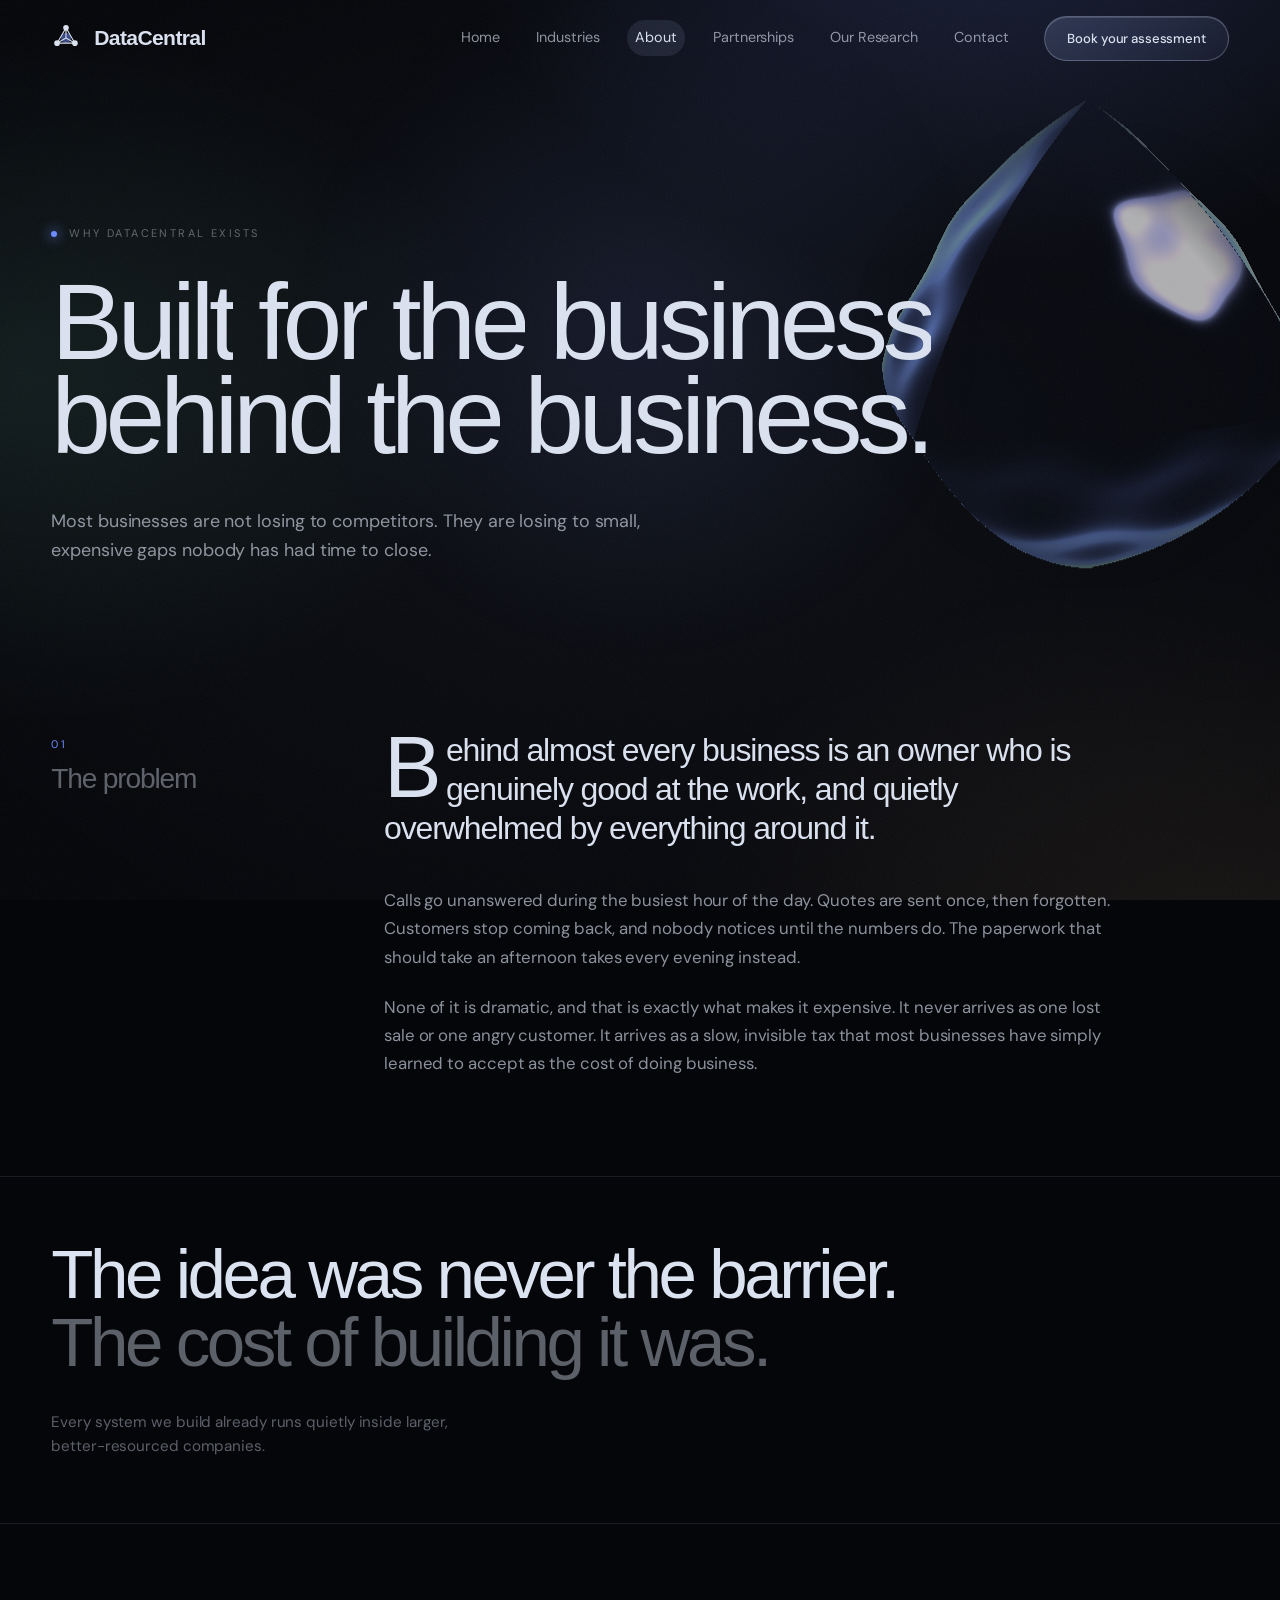
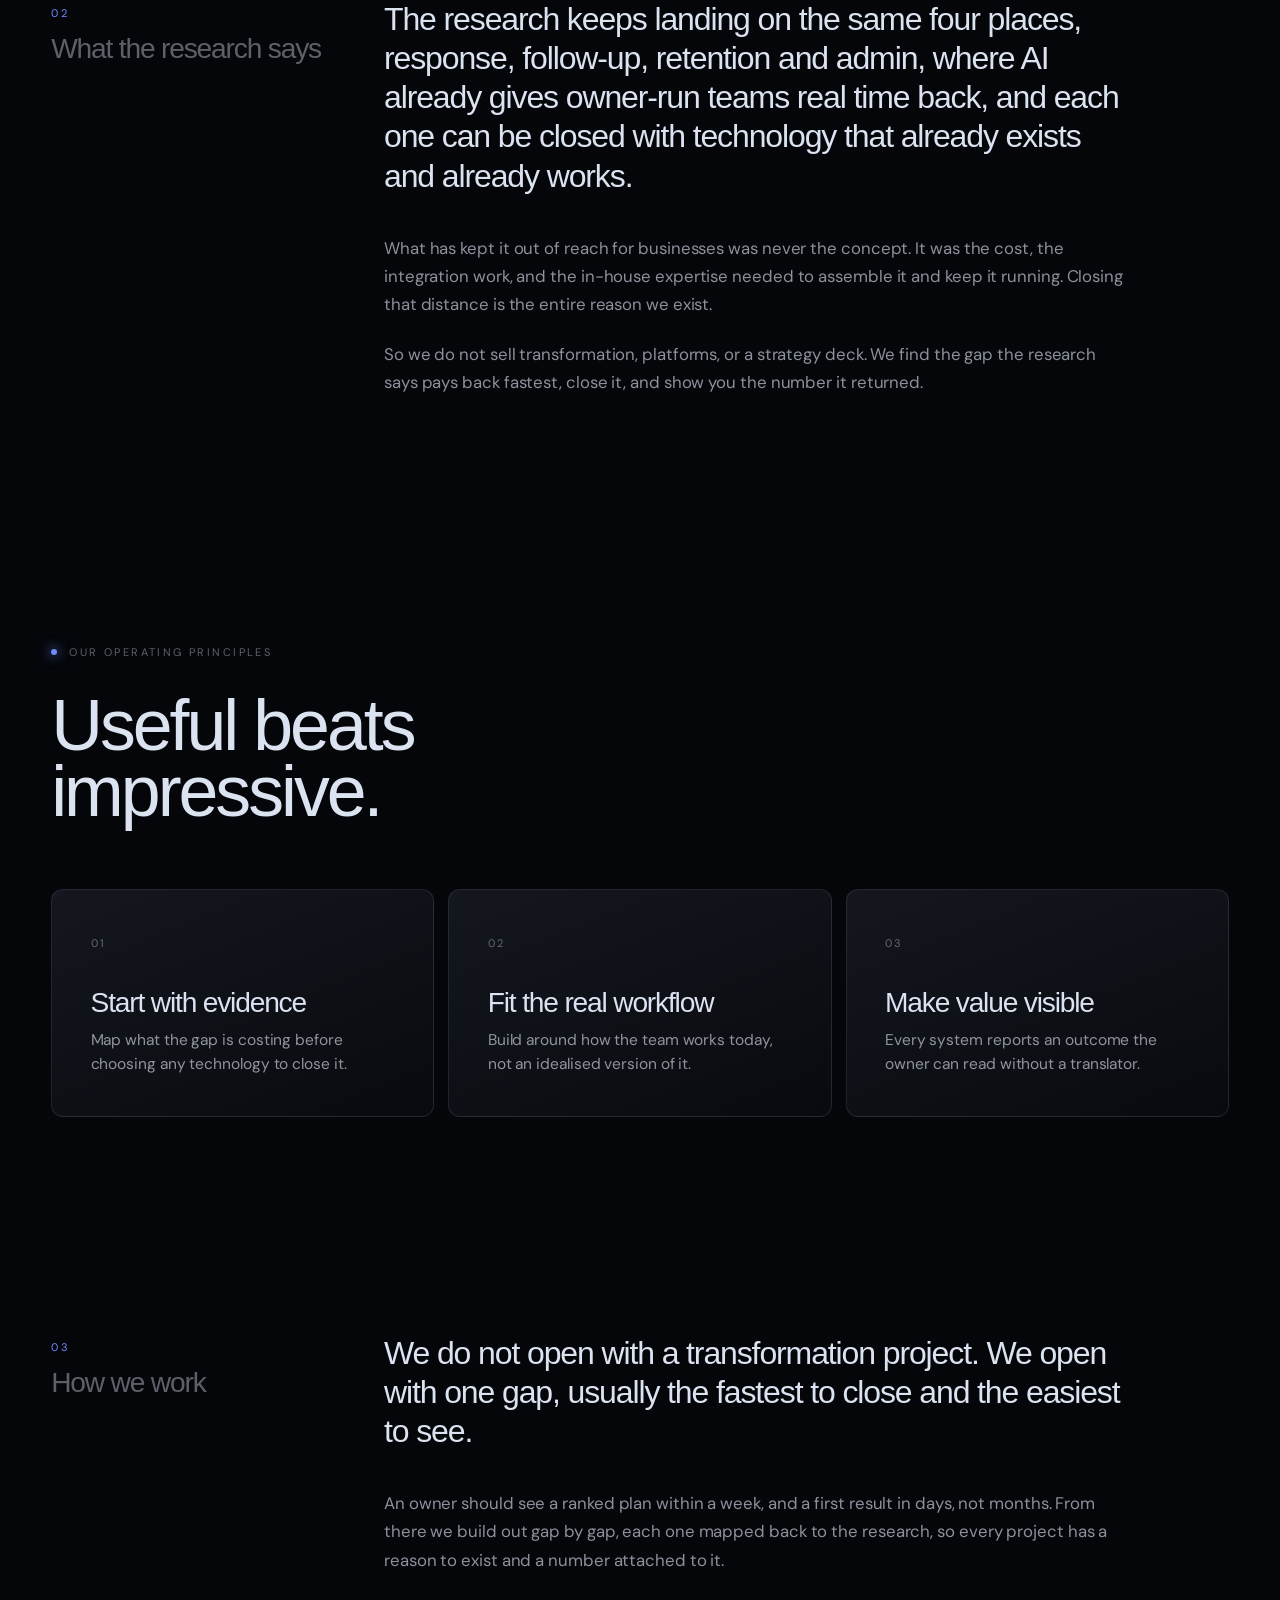
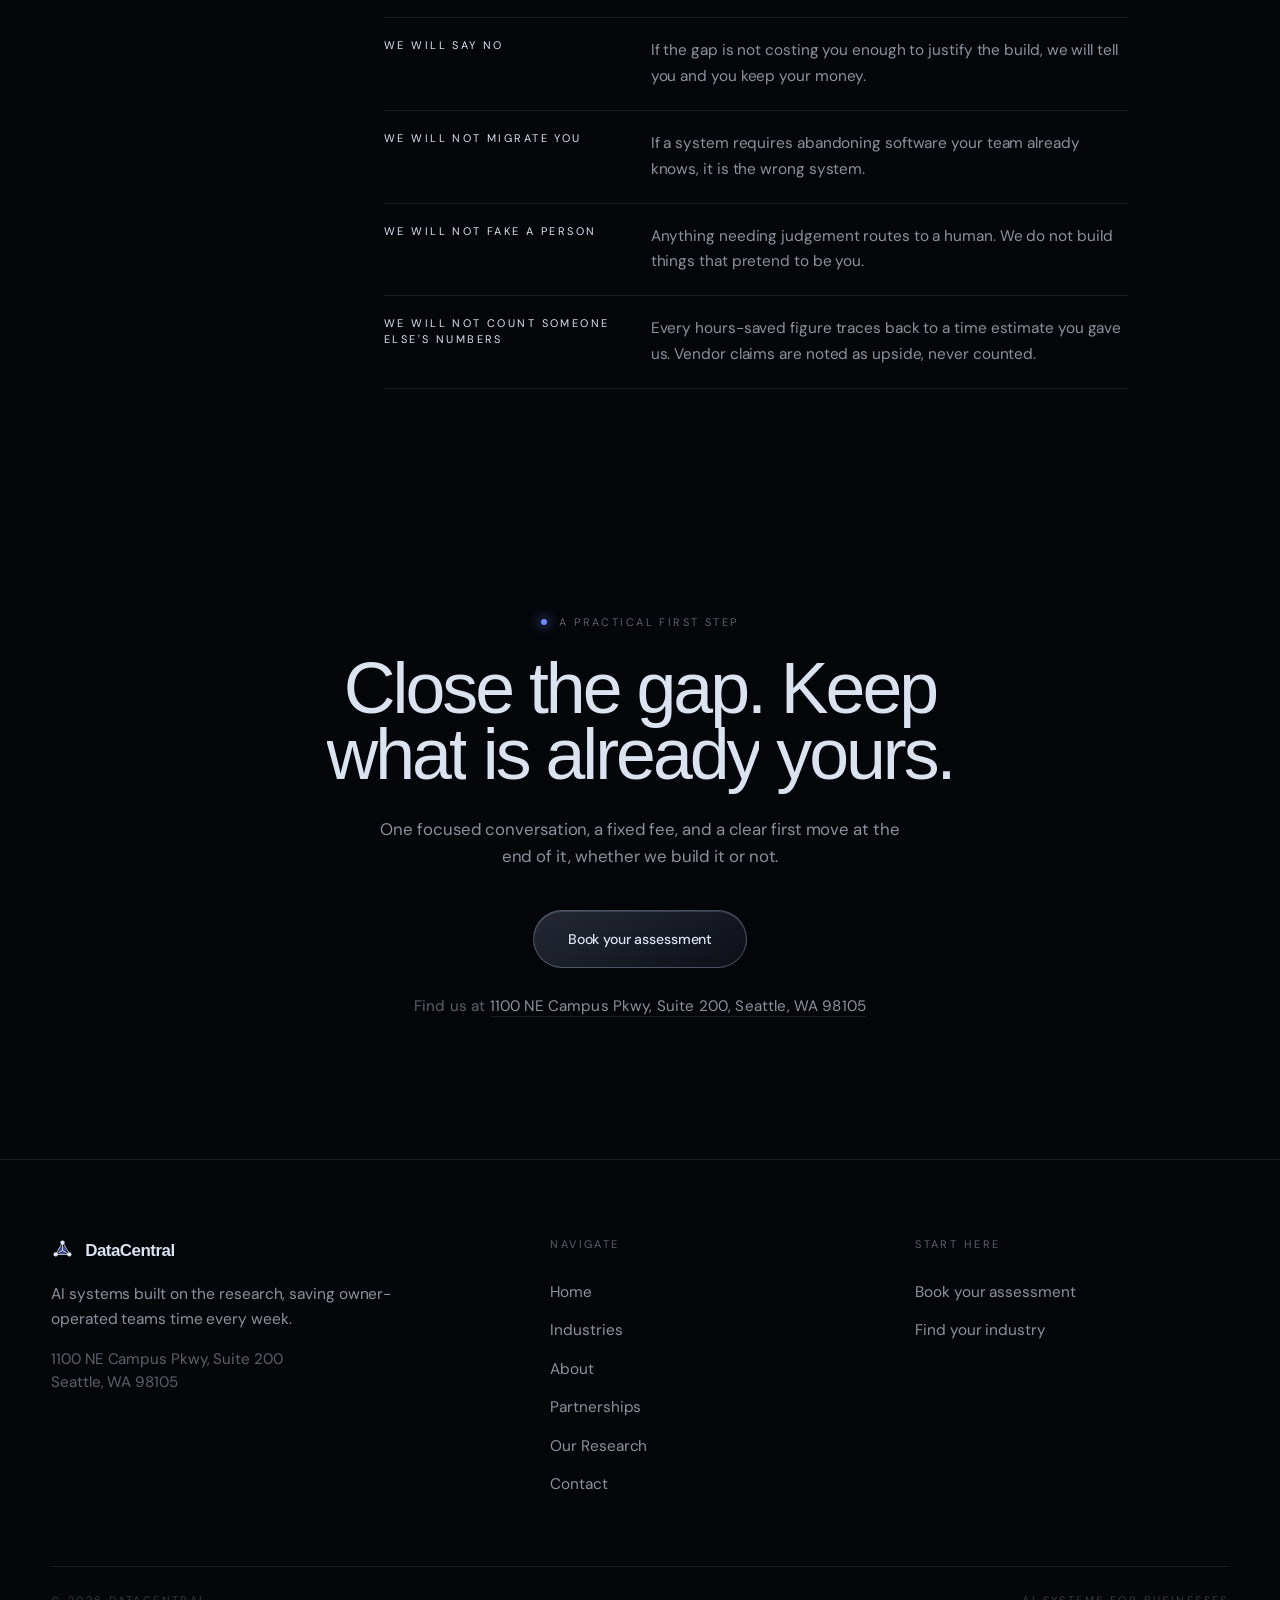
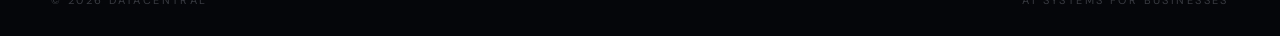
<file: about.html>
<!DOCTYPE html>
<html lang="en">
<head>
  <meta charset="UTF-8" />
  <meta name="viewport" content="width=device-width, initial-scale=1.0" />
  <title>About | DataCentral</title>
  <meta name="description" content="DataCentral makes proven AI capabilities practical and measurable for business owners." />
  <meta name="theme-color" content="#05060a" />
  <link rel="icon" href="data:image/svg+xml,%3Csvg xmlns='http://www.w3.org/2000/svg' viewBox='0 0 32 32'%3E%3Crect width='32' height='32' rx='7' fill='%2305060a'/%3E%3Ccircle cx='16' cy='16.5' r='4.6' fill='%236d8cff' opacity='.55'/%3E%3Cg fill='none' stroke='%23f6f8fc' stroke-width='1.3' stroke-linecap='round' stroke-linejoin='round'%3E%3Cpath d='M16 7 7.8 21.2h16.4z'/%3E%3Cpath d='M16 7v9.5M16 16.5 7.8 21.2M16 16.5 24.2 21.2'/%3E%3C/g%3E%3Cg fill='%23f6f8fc'%3E%3Ccircle cx='16' cy='7' r='2.7'/%3E%3Ccircle cx='7.8' cy='21.2' r='2.7'/%3E%3Ccircle cx='24.2' cy='21.2' r='2.7'/%3E%3C/g%3E%3C/svg%3E" />
  <link rel="preconnect" href="https://api.fontshare.com" crossorigin />
  <link rel="preconnect" href="https://cdn.fontshare.com" crossorigin />
  <link rel="preconnect" href="https://fonts.googleapis.com" />
  <link rel="preconnect" href="https://fonts.gstatic.com" crossorigin />
  <link rel="stylesheet" href="https://api.fontshare.com/v2/css?f%5B%5D=switzer@400,500,600,700&display=swap" />
  <link rel="stylesheet" href="https://fonts.googleapis.com/css2?family=DM+Sans:wght@300;400;500&display=swap" />
  <link rel="stylesheet" href="style.css" />
  <script>
    document.documentElement.classList.add("js");
    // Decided here, not in main.js: by the time main.js runs the browser has
    // already painted a frame of the "000" curtain on every internal navigation.
    try {
      if (sessionStorage.getItem("dc-intro") === "1") {
        document.documentElement.classList.add("intro-done");
      }
    } catch (err) {}
  </script>
  <noscript><style>.preloader{display:none}</style></noscript>
</head>
<body>
  <div class="preloader" aria-hidden="true">
    <div class="preloader-brand">DataCentral</div>
    <div class="preloader-mark">000</div>
    <div class="preloader-bar"><span></span></div>
  </div>
  <a class="skip-link" href="#main">Skip to content</a>

  <header>
    <div class="nav-container">
      <a href="index.html" class="logo">
        <svg class="logo-mark" viewBox="0 0 32 32" aria-hidden="true" focusable="false">
          <circle class="logo-core" cx="16" cy="16" r="5.4" />
          <path class="logo-web" d="M16 5 6.47 21.5h19.06zM16 5v11M16 16 6.47 21.5M16 16 25.53 21.5" />
          <circle cx="16" cy="5" r="3" />
          <circle cx="6.47" cy="21.5" r="3" />
          <circle cx="25.53" cy="21.5" r="3" />
        </svg>
        DataCentral
      </a>
      <button class="nav-toggle" aria-label="Toggle navigation">
        <span></span><span></span><span></span>
      </button>
      <nav>
        <ul>
          <li><a href="index.html">Home</a></li>
          <li><a href="industries.html">Industries</a></li>
          <li><a href="about.html" class="active">About</a></li>
          <li><a href="partnerships.html">Partnerships</a></li>
          <li><a href="research.html">Our Research</a></li>
          <li><a href="contact.html">Contact</a></li>
        </ul>
      </nav>
      <div class="nav-actions">
        <a href="contact.html" class="btn btn-sm nav-cta">Book your assessment</a>
      </div>
    </div>
    <div class="scroll-progress" aria-hidden="true"></div>
  </header>

  <main id="main" class="about-page">
    <div class="page-header">
      <div class="page-canvas" data-crystal aria-hidden="true"></div>
      <span class="page-kicker" data-reveal>Why DataCentral exists</span>
      <h1 data-reveal>Built for the business behind the business.</h1>
      <p>Most businesses are not losing to competitors. They are losing to small, expensive gaps nobody has had time to close.</p>
    </div>

    <section class="about-chapter">
      <div class="about-chapter-label" data-reveal>
        <span class="tabular">01</span>
        <h2>The problem</h2>
      </div>
      <div class="about-chapter-body">
        <p class="about-lead has-dropcap" data-reveal>Behind almost every business is an owner who is genuinely good at the work, and quietly overwhelmed by everything around it.</p>
        <p data-reveal>Calls go unanswered during the busiest hour of the day. Quotes are sent once, then forgotten. Customers stop coming back, and nobody notices until the numbers do. The paperwork that should take an afternoon takes every evening instead.</p>
        <p data-reveal>None of it is dramatic, and that is exactly what makes it expensive. It never arrives as one lost sale or one angry customer. It arrives as a slow, invisible tax that most businesses have simply learned to accept as the cost of doing business.</p>
      </div>
    </section>

    <blockquote class="about-pull" data-reveal>
      <p>The idea was never the barrier.<br /><em>The cost of building it was.</em></p>
      <cite>Every system we build already runs quietly inside larger, better-resourced companies.</cite>
    </blockquote>

    <section class="about-chapter">
      <div class="about-chapter-label" data-reveal>
        <span class="tabular">02</span>
        <h2>What the research says</h2>
      </div>
      <div class="about-chapter-body">
        <p class="about-lead" data-reveal>The research keeps landing on the same four places, response, follow-up, retention and admin, where AI already gives owner-run teams real time back, and each one can be closed with technology that already exists and already works.</p>
        <p data-reveal>What has kept it out of reach for businesses was never the concept. It was the cost, the integration work, and the in-house expertise needed to assemble it and keep it running. Closing that distance is the entire reason we exist.</p>
        <p data-reveal>So we do not sell transformation, platforms, or a strategy deck. We find the gap the research says pays back fastest, close it, and show you the number it returned.</p>
      </div>
    </section>

    <section class="principles-band">
      <div class="principles-inner">
        <span class="section-kicker" data-reveal>Our operating principles</span>
        <h2>Useful beats impressive.</h2>
        <div class="principles-grid">
          <article data-reveal><span>01</span><h3>Start with evidence</h3><p>Map what the gap is costing before choosing any technology to close it.</p></article>
          <article data-reveal><span>02</span><h3>Fit the real workflow</h3><p>Build around how the team works today, not an idealised version of it.</p></article>
          <article data-reveal><span>03</span><h3>Make value visible</h3><p>Every system reports an outcome the owner can read without a translator.</p></article>
        </div>
      </div>
    </section>

    <section class="about-chapter">
      <div class="about-chapter-label" data-reveal>
        <span class="tabular">03</span>
        <h2>How we work</h2>
      </div>
      <div class="about-chapter-body">
        <p class="about-lead" data-reveal>We do not open with a transformation project. We open with one gap, usually the fastest to close and the easiest to see.</p>
        <p data-reveal>An owner should see a ranked plan within a week, and a first result in days, not months. From there we build out gap by gap, each one mapped back to the research, so every project has a reason to exist and a number attached to it.</p>
        <ul class="about-refusals" data-reveal>
          <li><span>We will say no</span><p>If the gap is not costing you enough to justify the build, we will tell you and you keep your money.</p></li>
          <li><span>We will not migrate you</span><p>If a system requires abandoning software your team already knows, it is the wrong system.</p></li>
          <li><span>We will not fake a person</span><p>Anything needing judgement routes to a human. We do not build things that pretend to be you.</p></li>
          <li><span>We will not count someone else's numbers</span><p>Every hours-saved figure traces back to a time estimate you gave us. Vendor claims are noted as upside, never counted.</p></li>
        </ul>
      </div>
    </section>

    <section class="closing-cta">
      <span class="section-kicker" data-reveal>A practical first step</span>
      <h2 data-reveal>Close the gap. Keep what is already yours.</h2>
      <p data-reveal>One focused conversation, a fixed fee, and a clear first move at the end of it, whether we build it or not.</p>
      <a href="contact.html" class="btn" data-reveal>Book your assessment</a>
      <address class="closing-location" data-reveal>
        Find us at <a href="https://maps.google.com/?q=1100+NE+Campus+Pkwy+Suite+200,+Seattle,+WA+98105" target="_blank" rel="noopener noreferrer">1100 NE Campus Pkwy, Suite 200, Seattle, WA 98105</a>
      </address>
    </section>
  </main>

  <footer>
    <div class="footer-container">
      <div class="footer-brand">
        <a href="index.html" class="logo">
          <svg class="logo-mark" viewBox="0 0 32 32" aria-hidden="true" focusable="false">
            <circle class="logo-core" cx="16" cy="16" r="5.4" />
            <path class="logo-web" d="M16 5 6.47 21.5h19.06zM16 5v11M16 16 6.47 21.5M16 16 25.53 21.5" />
            <circle cx="16" cy="5" r="3" />
            <circle cx="6.47" cy="21.5" r="3" />
            <circle cx="25.53" cy="21.5" r="3" />
          </svg>
          DataCentral
        </a>
        <p>AI systems built on the research, saving owner-operated teams time every week.</p>
        <address class="footer-address">
          <a href="https://maps.google.com/?q=1100+NE+Campus+Pkwy+Suite+200,+Seattle,+WA+98105" target="_blank" rel="noopener noreferrer">1100 NE Campus Pkwy, Suite 200<br />Seattle, WA 98105</a>
        </address>
      </div>
      <div>
        <h4>Navigate</h4>
        <ul>
          <li><a href="index.html">Home</a></li>
          <li><a href="industries.html">Industries</a></li>
          <li><a href="about.html">About</a></li>
          <li><a href="partnerships.html">Partnerships</a></li>
          <li><a href="research.html">Our Research</a></li>
          <li><a href="contact.html">Contact</a></li>
        </ul>
      </div>
      <div>
        <h4>Start here</h4>
        <ul>
          <li><a href="contact.html">Book your assessment</a></li>
          <li><a href="industries.html">Find your industry</a></li>
        </ul>
      </div>
    </div>
    <div class="footer-bottom">
      <span>&copy; 2026 DataCentral</span>
      <span>AI systems for businesses</span>
    </div>
  </footer>

  <script src="main.js"></script>
</body>
</html>
</file>
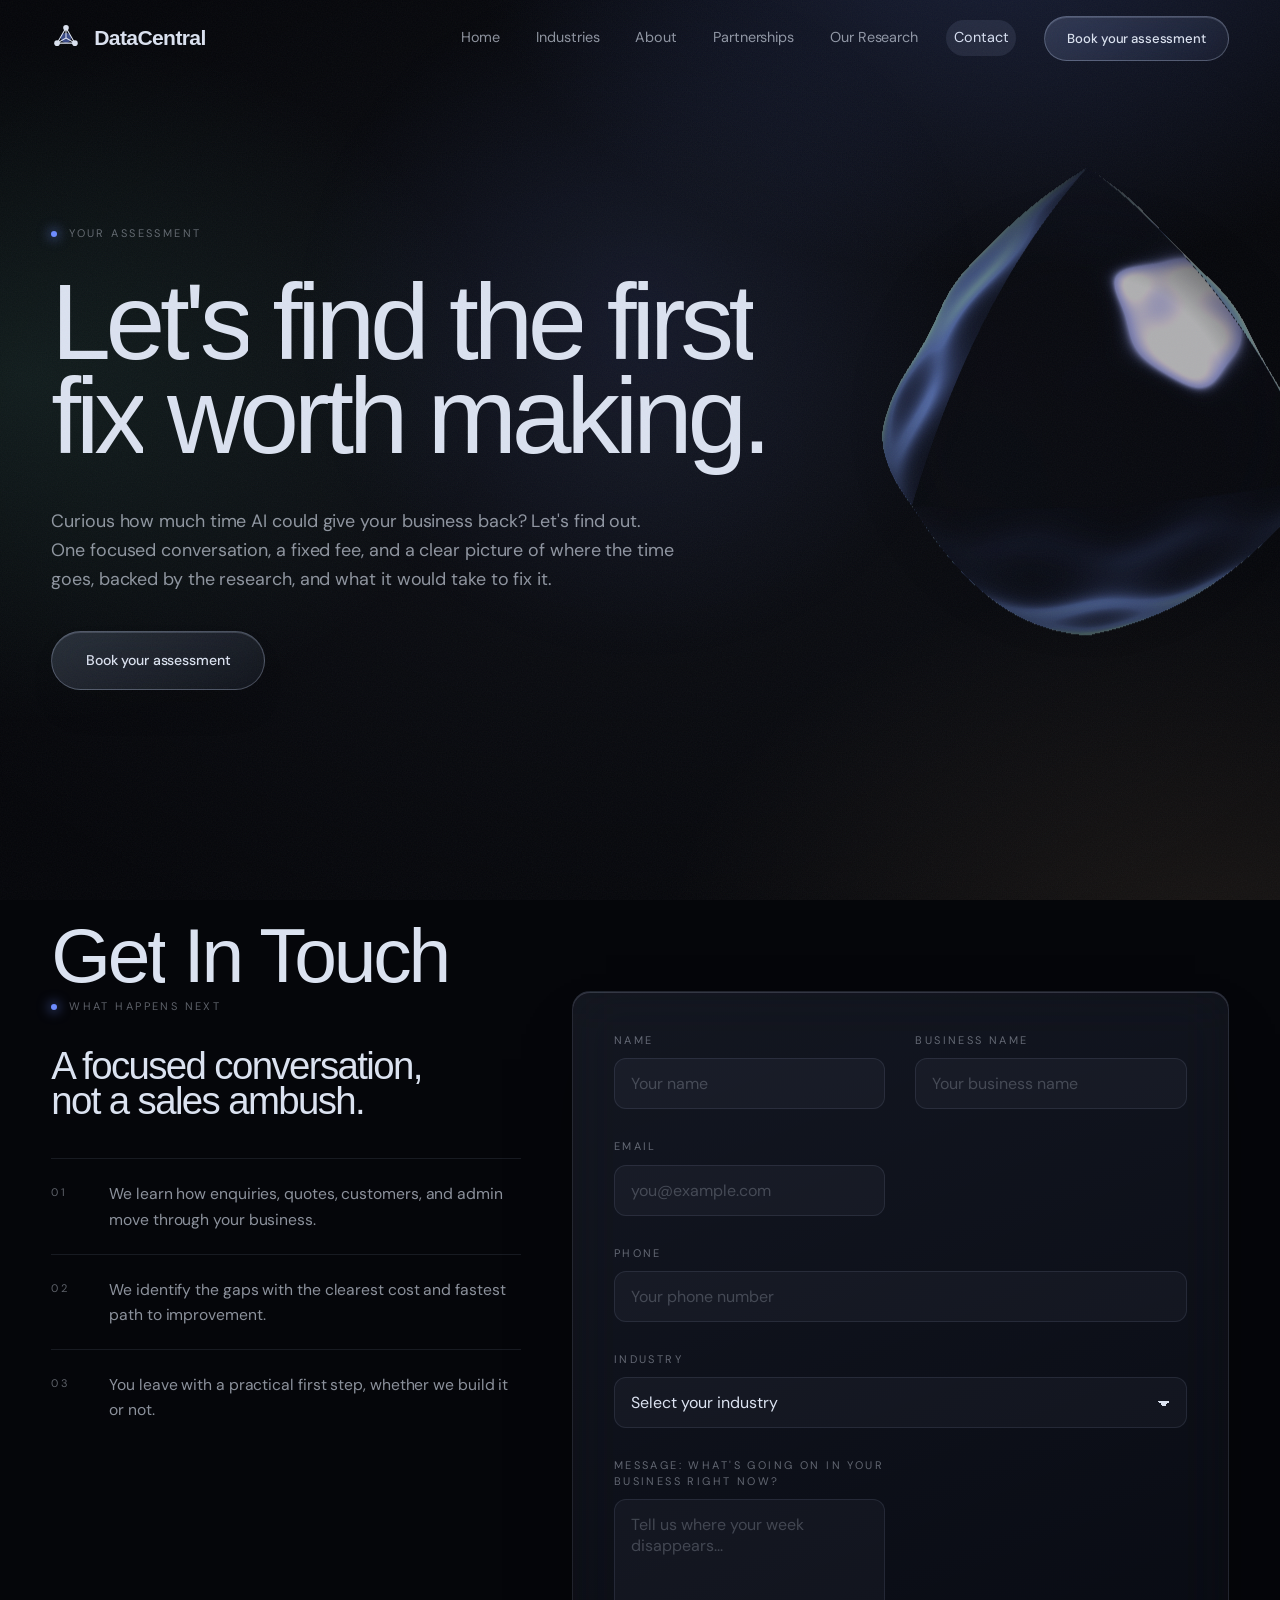
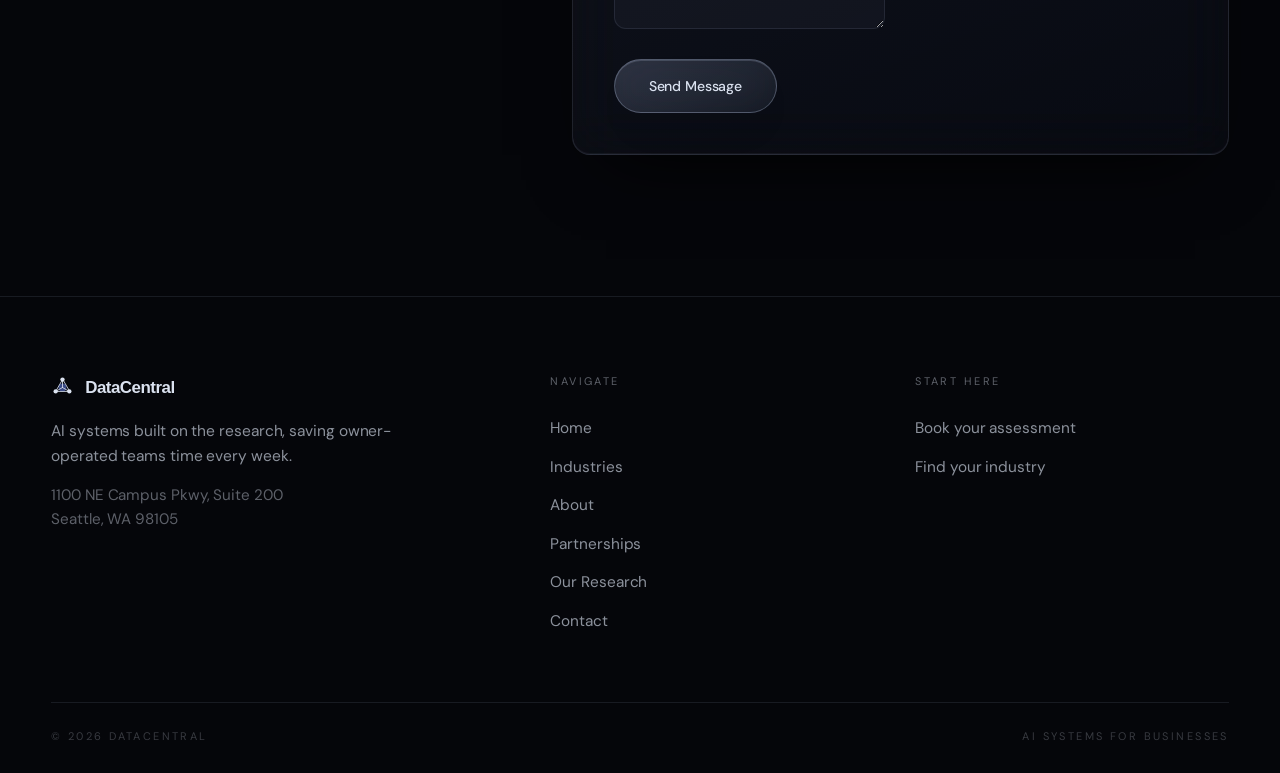
<file: contact.html>
<!DOCTYPE html>
<html lang="en">
<head>
  <meta charset="UTF-8" />
  <meta name="viewport" content="width=device-width, initial-scale=1.0" />
  <title>Contact Us | DataCentral</title>
  <meta name="description" content="Book a DataCentral assessment and find out where AI could give your business time back, backed by the research." />
  <meta name="theme-color" content="#05060a" />
  <link rel="icon" href="data:image/svg+xml,%3Csvg xmlns='http://www.w3.org/2000/svg' viewBox='0 0 32 32'%3E%3Crect width='32' height='32' rx='7' fill='%2305060a'/%3E%3Ccircle cx='16' cy='16.5' r='4.6' fill='%236d8cff' opacity='.55'/%3E%3Cg fill='none' stroke='%23f6f8fc' stroke-width='1.3' stroke-linecap='round' stroke-linejoin='round'%3E%3Cpath d='M16 7 7.8 21.2h16.4z'/%3E%3Cpath d='M16 7v9.5M16 16.5 7.8 21.2M16 16.5 24.2 21.2'/%3E%3C/g%3E%3Cg fill='%23f6f8fc'%3E%3Ccircle cx='16' cy='7' r='2.7'/%3E%3Ccircle cx='7.8' cy='21.2' r='2.7'/%3E%3Ccircle cx='24.2' cy='21.2' r='2.7'/%3E%3C/g%3E%3C/svg%3E" />
  <link rel="preconnect" href="https://api.fontshare.com" crossorigin />
  <link rel="preconnect" href="https://cdn.fontshare.com" crossorigin />
  <link rel="preconnect" href="https://fonts.googleapis.com" />
  <link rel="preconnect" href="https://fonts.gstatic.com" crossorigin />
  <link rel="stylesheet" href="https://api.fontshare.com/v2/css?f%5B%5D=switzer@400,500,600,700&display=swap" />
  <link rel="stylesheet" href="https://fonts.googleapis.com/css2?family=DM+Sans:wght@300;400;500&display=swap" />
  <link rel="stylesheet" href="style.css" />
  <script>
    document.documentElement.classList.add("js");
    // Decided here, not in main.js: by the time main.js runs the browser has
    // already painted a frame of the "000" curtain on every internal navigation.
    try {
      if (sessionStorage.getItem("dc-intro") === "1") {
        document.documentElement.classList.add("intro-done");
      }
    } catch (err) {}
  </script>
  <noscript><style>.preloader{display:none}</style></noscript>
</head>
<body>
  <div class="preloader" aria-hidden="true">
    <div class="preloader-brand">DataCentral</div>
    <div class="preloader-mark">000</div>
    <div class="preloader-bar"><span></span></div>
  </div>
  <a class="skip-link" href="#main">Skip to content</a>

  <header>
    <div class="nav-container">
      <a href="index.html" class="logo">
        <svg class="logo-mark" viewBox="0 0 32 32" aria-hidden="true" focusable="false">
          <circle class="logo-core" cx="16" cy="16" r="5.4" />
          <path class="logo-web" d="M16 5 6.47 21.5h19.06zM16 5v11M16 16 6.47 21.5M16 16 25.53 21.5" />
          <circle cx="16" cy="5" r="3" />
          <circle cx="6.47" cy="21.5" r="3" />
          <circle cx="25.53" cy="21.5" r="3" />
        </svg>
        DataCentral
      </a>
      <button class="nav-toggle" aria-label="Toggle navigation">
        <span></span><span></span><span></span>
      </button>
      <nav>
        <ul>
          <li><a href="index.html">Home</a></li>
          <li><a href="industries.html">Industries</a></li>
          <li><a href="about.html">About</a></li>
          <li><a href="partnerships.html">Partnerships</a></li>
          <li><a href="research.html">Our Research</a></li>
          <li><a href="contact.html" class="active">Contact</a></li>
        </ul>
      </nav>
      <div class="nav-actions">
        <a href="contact.html" class="btn btn-sm nav-cta">Book your assessment</a>
      </div>
    </div>
    <div class="scroll-progress" aria-hidden="true"></div>
  </header>

  <main id="main" class="contact-page">
    <div class="page-header">
      <div class="page-canvas" data-crystal aria-hidden="true"></div>
      <span class="page-kicker" data-reveal>Your assessment</span>
      <h1 data-reveal>Let's find the first fix worth making.</h1>
      <p>Curious how much time AI could give your business back? Let's find out. One focused conversation, a fixed fee, and a clear picture of where the time goes, backed by the research, and what it would take to fix it.</p>
      <a href="#contact-form" class="btn">Book your assessment</a>
    </div>

    <section class="section" id="contact-form">
      <h2 class="section-title" data-reveal>Get In Touch</h2>
      <div class="contact-layout">
        <aside class="contact-aside" data-reveal>
          <span class="section-kicker" data-reveal>What happens next</span>
          <h3>A focused conversation, not a sales ambush.</h3>
          <ol>
            <li><span>01</span><p>We learn how enquiries, quotes, customers, and admin move through your business.</p></li>
            <li><span>02</span><p>We identify the gaps with the clearest cost and fastest path to improvement.</p></li>
            <li><span>03</span><p>You leave with a practical first step, whether we build it or not.</p></li>
          </ol>
          <!-- Populated from CONTACT_EMAIL in main.js. Stays hidden until that is set,
               so a placeholder address never ships to a visitor. -->
          <p class="contact-direct" data-contact-direct hidden>
            Prefer email? <a href="#" data-contact-link></a>
          </p>
        </aside>
        <!-- novalidate: we render our own styled field errors instead of the
             browser's native tooltips, which never matched the rest of the page. -->
        <form id="contact-form-el" class="contact-form glass" data-reveal novalidate>
          <input type="hidden" name="access_key" value="2e88ff2f-cd64-4f6d-868c-1ddc63696c2d" />
          <div>
            <label for="name">Name</label>
            <input type="text" id="name" name="name" placeholder="Your name" required />
          </div>
          <div>
            <label for="business">Business Name</label>
            <input type="text" id="business" name="business" placeholder="Your business name" />
          </div>
          <div>
            <label for="email">Email</label>
            <input type="email" id="email" name="email" placeholder="you@example.com" required />
          </div>
          <div>
            <label for="phone">Phone</label>
            <input type="tel" id="phone" name="phone" placeholder="Your phone number" />
          </div>
          <div>
            <label for="industry">Industry</label>
            <select id="industry" name="industry">
              <option value="">Select your industry</option>
              <option>Home Services</option>
              <option>Healthcare</option>
              <option>Legal</option>
              <option>Real Estate</option>
              <option>Insurance</option>
              <option>Hospitality</option>
              <option>Retail</option>
              <option>Accounting</option>
              <option>Education</option>
              <option>Other</option>
            </select>
          </div>
          <div>
            <label for="message">Message: What's going on in your business right now?</label>
            <textarea id="message" name="message" placeholder="Tell us where your week disappears..."></textarea>
          </div>
          <button type="submit" class="btn">Send Message</button>
          <p id="contact-form-status" class="contact-form-status" role="status" aria-live="polite" hidden></p>
        </form>
      </div>
    </section>
  </main>

  <footer>
    <div class="footer-container">
      <div class="footer-brand">
        <a href="index.html" class="logo">
          <svg class="logo-mark" viewBox="0 0 32 32" aria-hidden="true" focusable="false">
            <circle class="logo-core" cx="16" cy="16" r="5.4" />
            <path class="logo-web" d="M16 5 6.47 21.5h19.06zM16 5v11M16 16 6.47 21.5M16 16 25.53 21.5" />
            <circle cx="16" cy="5" r="3" />
            <circle cx="6.47" cy="21.5" r="3" />
            <circle cx="25.53" cy="21.5" r="3" />
          </svg>
          DataCentral
        </a>
        <p>AI systems built on the research, saving owner-operated teams time every week.</p>
        <address class="footer-address">
          <a href="https://maps.google.com/?q=1100+NE+Campus+Pkwy+Suite+200,+Seattle,+WA+98105" target="_blank" rel="noopener noreferrer">1100 NE Campus Pkwy, Suite 200<br />Seattle, WA 98105</a>
        </address>
      </div>
      <div>
        <h4>Navigate</h4>
        <ul>
          <li><a href="index.html">Home</a></li>
          <li><a href="industries.html">Industries</a></li>
          <li><a href="about.html">About</a></li>
          <li><a href="partnerships.html">Partnerships</a></li>
          <li><a href="research.html">Our Research</a></li>
          <li><a href="contact.html">Contact</a></li>
        </ul>
      </div>
      <div>
        <h4>Start here</h4>
        <ul>
          <li><a href="contact.html">Book your assessment</a></li>
          <li><a href="industries.html">Find your industry</a></li>
        </ul>
      </div>
    </div>
    <div class="footer-bottom">
      <span>&copy; 2026 DataCentral</span>
      <span>AI systems for businesses</span>
    </div>
  </footer>

  <script src="main.js"></script>
</body>
</html>
</file>
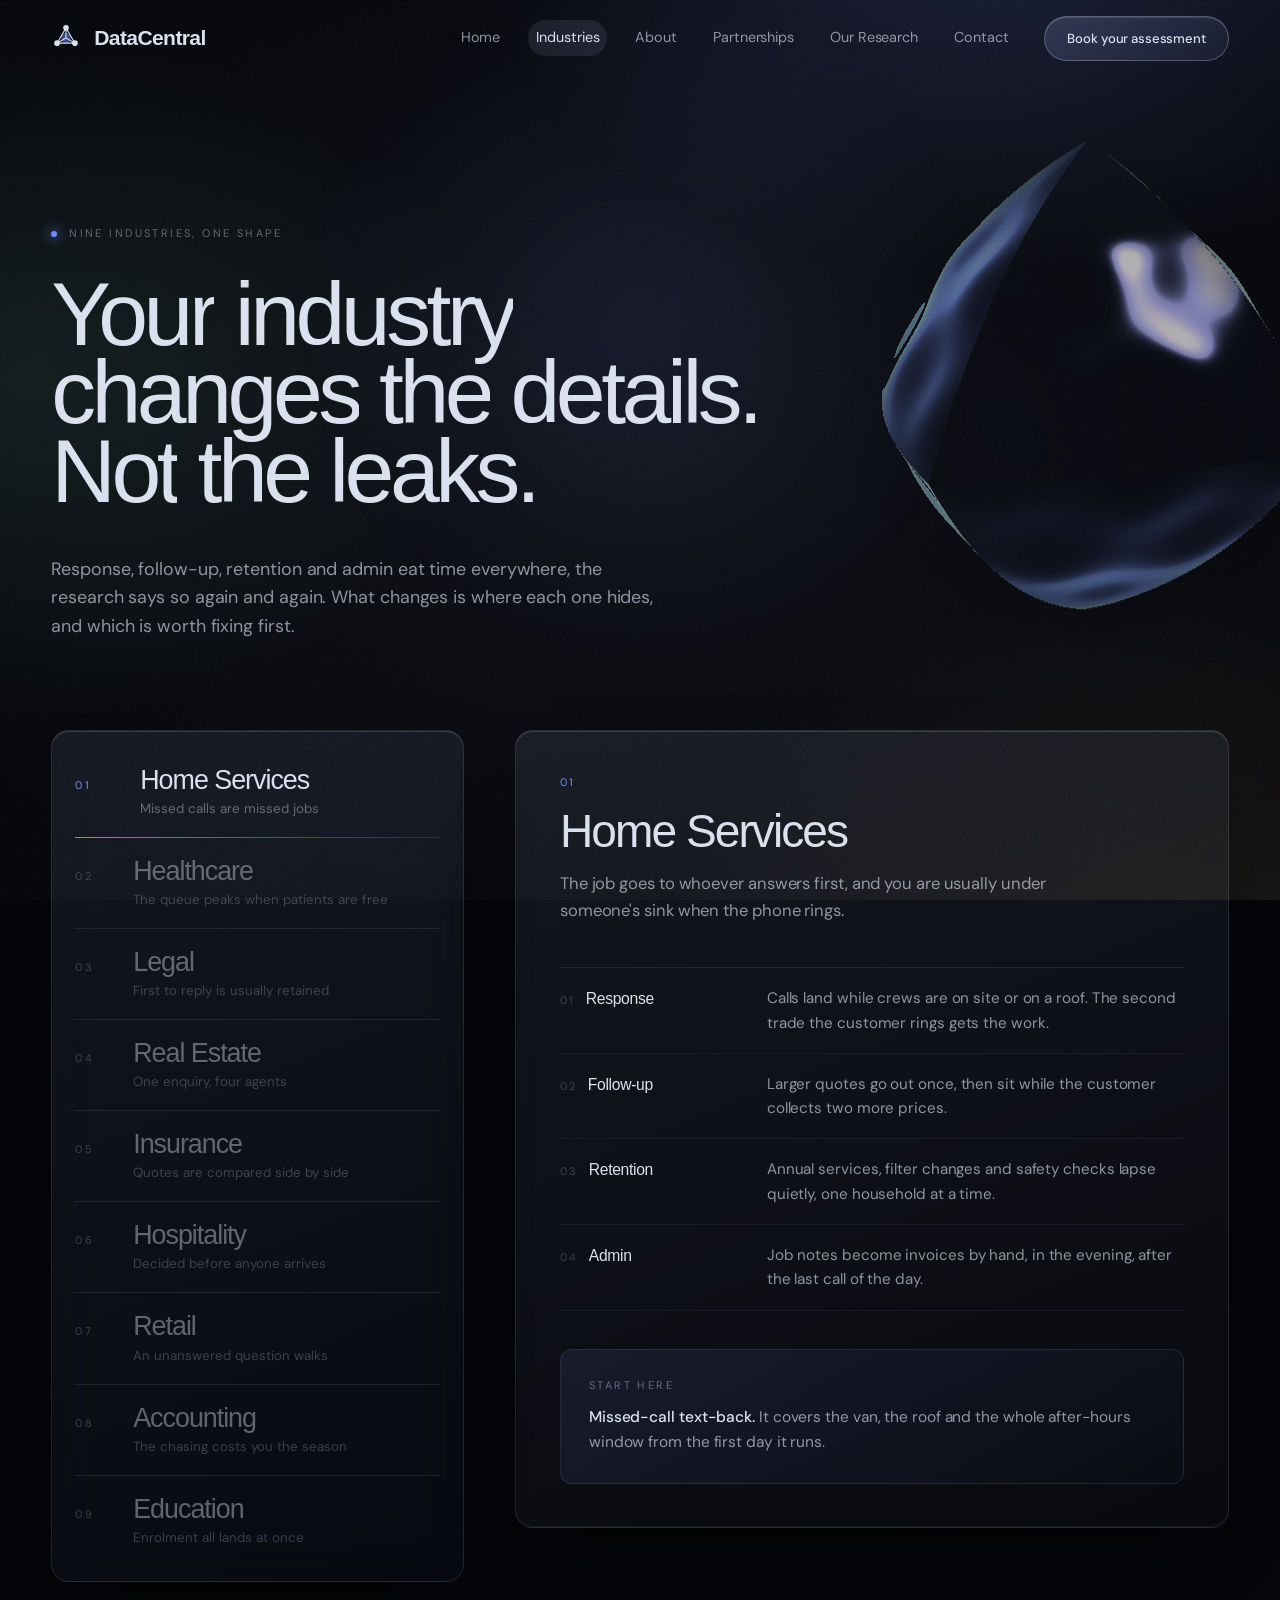
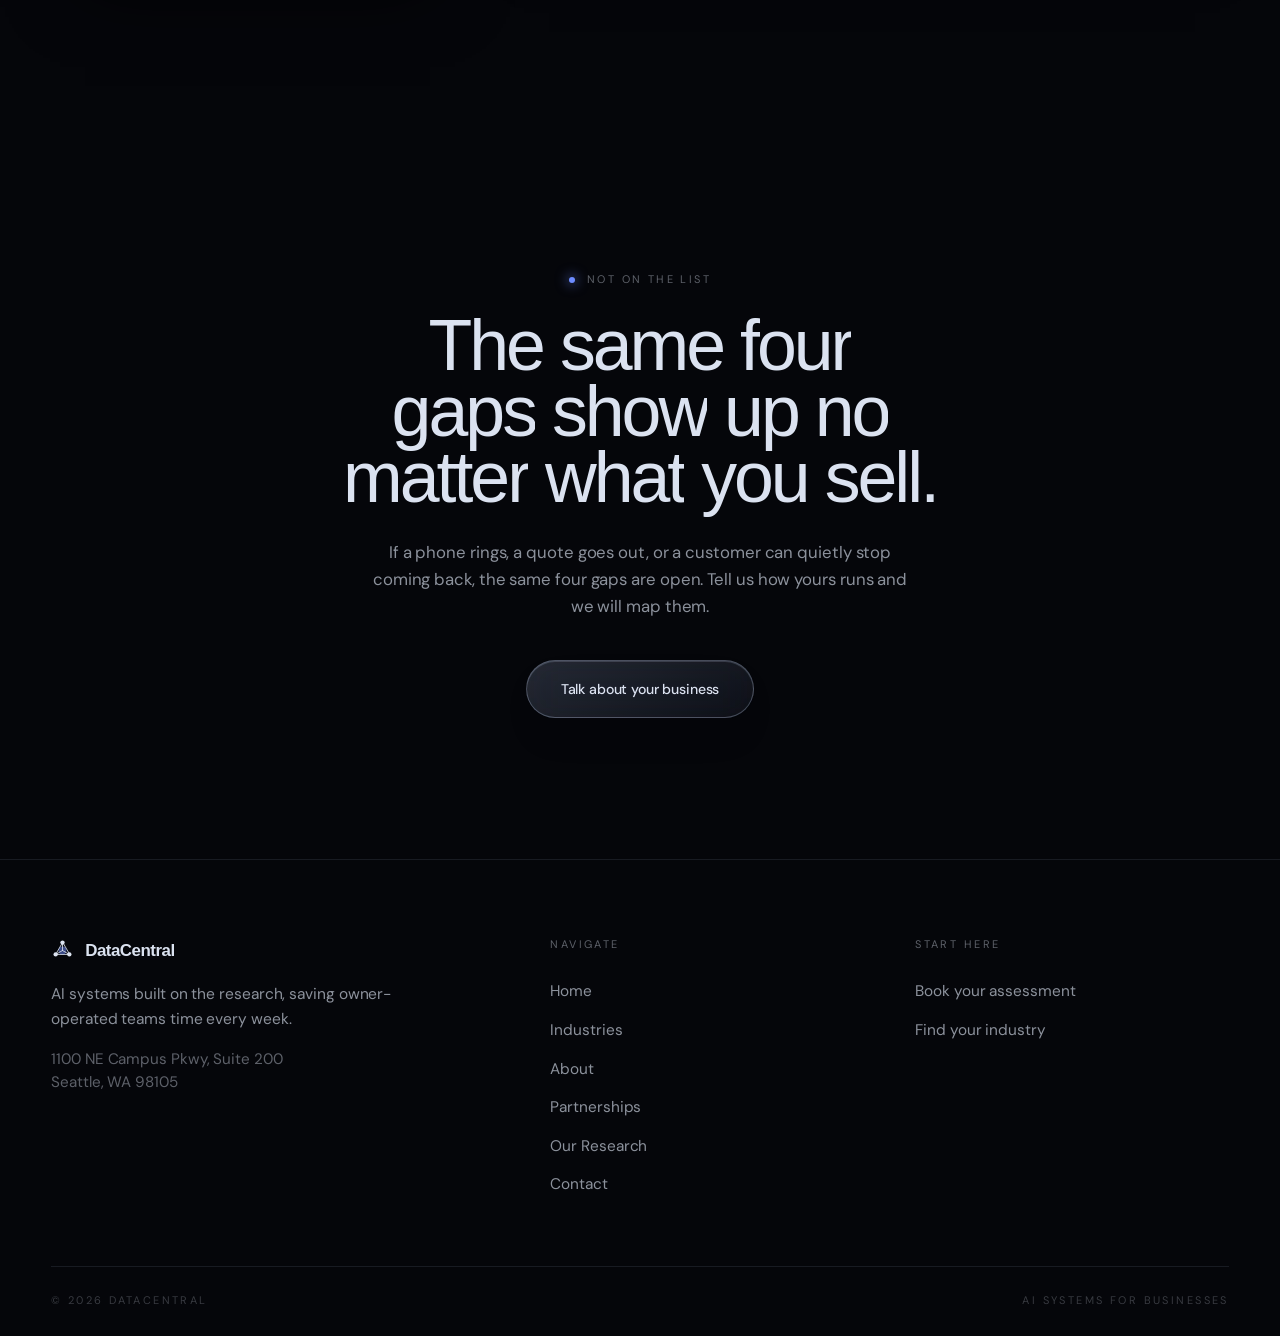
<file: industries.html>
<!DOCTYPE html>
<html lang="en">
<head>
  <meta charset="UTF-8" />
  <meta name="viewport" content="width=device-width, initial-scale=1.0" />
  <title>Industries | DataCentral</title>
  <meta name="description" content="AI productivity systems, backed by research, tailored to the realities of each industry." />
  <meta name="theme-color" content="#05060a" />
  <link rel="icon" href="data:image/svg+xml,%3Csvg xmlns='http://www.w3.org/2000/svg' viewBox='0 0 32 32'%3E%3Crect width='32' height='32' rx='7' fill='%2305060a'/%3E%3Ccircle cx='16' cy='16.5' r='4.6' fill='%236d8cff' opacity='.55'/%3E%3Cg fill='none' stroke='%23f6f8fc' stroke-width='1.3' stroke-linecap='round' stroke-linejoin='round'%3E%3Cpath d='M16 7 7.8 21.2h16.4z'/%3E%3Cpath d='M16 7v9.5M16 16.5 7.8 21.2M16 16.5 24.2 21.2'/%3E%3C/g%3E%3Cg fill='%23f6f8fc'%3E%3Ccircle cx='16' cy='7' r='2.7'/%3E%3Ccircle cx='7.8' cy='21.2' r='2.7'/%3E%3Ccircle cx='24.2' cy='21.2' r='2.7'/%3E%3C/g%3E%3C/svg%3E" />
  <link rel="preconnect" href="https://api.fontshare.com" crossorigin />
  <link rel="preconnect" href="https://cdn.fontshare.com" crossorigin />
  <link rel="preconnect" href="https://fonts.googleapis.com" />
  <link rel="preconnect" href="https://fonts.gstatic.com" crossorigin />
  <link rel="stylesheet" href="https://api.fontshare.com/v2/css?f%5B%5D=switzer@400,500,600,700&display=swap" />
  <link rel="stylesheet" href="https://fonts.googleapis.com/css2?family=DM+Sans:wght@300;400;500&display=swap" />
  <link rel="stylesheet" href="style.css" />
  <script>
    document.documentElement.classList.add("js");
    // Decided here, not in main.js: by the time main.js runs the browser has
    // already painted a frame of the "000" curtain on every internal navigation.
    try {
      if (sessionStorage.getItem("dc-intro") === "1") {
        document.documentElement.classList.add("intro-done");
      }
    } catch (err) {}
  </script>
  <noscript><style>.preloader{display:none}.industry-panel[hidden]{display:block}.industry-list{display:none}</style></noscript>
</head>
<body>
  <div class="preloader" aria-hidden="true">
    <div class="preloader-brand">DataCentral</div>
    <div class="preloader-mark">000</div>
    <div class="preloader-bar"><span></span></div>
  </div>
  <a class="skip-link" href="#main">Skip to content</a>

  <header>
    <div class="nav-container">
      <a href="index.html" class="logo">
        <svg class="logo-mark" viewBox="0 0 32 32" aria-hidden="true" focusable="false">
          <circle class="logo-core" cx="16" cy="16" r="5.4" />
          <path class="logo-web" d="M16 5 6.47 21.5h19.06zM16 5v11M16 16 6.47 21.5M16 16 25.53 21.5" />
          <circle cx="16" cy="5" r="3" />
          <circle cx="6.47" cy="21.5" r="3" />
          <circle cx="25.53" cy="21.5" r="3" />
        </svg>
        DataCentral
      </a>
      <button class="nav-toggle" aria-label="Toggle navigation">
        <span></span><span></span><span></span>
      </button>
      <nav>
        <ul>
          <li><a href="index.html">Home</a></li>
          <li><a href="industries.html" class="active">Industries</a></li>
          <li><a href="about.html">About</a></li>
          <li><a href="partnerships.html">Partnerships</a></li>
          <li><a href="research.html">Our Research</a></li>
          <li><a href="contact.html">Contact</a></li>
        </ul>
      </nav>
      <div class="nav-actions">
        <a href="contact.html" class="btn btn-sm nav-cta">Book your assessment</a>
      </div>
    </div>
    <div class="scroll-progress" aria-hidden="true"></div>
  </header>

  <main id="main" class="industries-page">
    <div class="page-header">
      <div class="page-canvas" data-crystal aria-hidden="true"></div>
      <span class="page-kicker" data-reveal>Nine industries, one shape</span>
      <h1 data-reveal>Your industry changes the details. Not the leaks.</h1>
      <p>Response, follow-up, retention and admin eat time everywhere, the research says so again and again. What changes is where each one hides, and which is worth fixing first.</p>
    </div>

    <section class="industry-index" data-industries>
      <div class="industry-list" role="tablist" aria-label="Industries" aria-orientation="vertical">
        <button class="industry-row" type="button" role="tab" id="ind-tab-1" aria-controls="ind-panel-1" aria-selected="true">
          <span class="industry-num">01</span>
          <span class="industry-name">Home Services</span>
          <span class="industry-hint">Missed calls are missed jobs</span>
        </button>
        <button class="industry-row" type="button" role="tab" id="ind-tab-2" aria-controls="ind-panel-2" aria-selected="false">
          <span class="industry-num">02</span>
          <span class="industry-name">Healthcare</span>
          <span class="industry-hint">The queue peaks when patients are free</span>
        </button>
        <button class="industry-row" type="button" role="tab" id="ind-tab-3" aria-controls="ind-panel-3" aria-selected="false">
          <span class="industry-num">03</span>
          <span class="industry-name">Legal</span>
          <span class="industry-hint">First to reply is usually retained</span>
        </button>
        <button class="industry-row" type="button" role="tab" id="ind-tab-4" aria-controls="ind-panel-4" aria-selected="false">
          <span class="industry-num">04</span>
          <span class="industry-name">Real Estate</span>
          <span class="industry-hint">One enquiry, four agents</span>
        </button>
        <button class="industry-row" type="button" role="tab" id="ind-tab-5" aria-controls="ind-panel-5" aria-selected="false">
          <span class="industry-num">05</span>
          <span class="industry-name">Insurance</span>
          <span class="industry-hint">Quotes are compared side by side</span>
        </button>
        <button class="industry-row" type="button" role="tab" id="ind-tab-6" aria-controls="ind-panel-6" aria-selected="false">
          <span class="industry-num">06</span>
          <span class="industry-name">Hospitality</span>
          <span class="industry-hint">Decided before anyone arrives</span>
        </button>
        <button class="industry-row" type="button" role="tab" id="ind-tab-7" aria-controls="ind-panel-7" aria-selected="false">
          <span class="industry-num">07</span>
          <span class="industry-name">Retail</span>
          <span class="industry-hint">An unanswered question walks</span>
        </button>
        <button class="industry-row" type="button" role="tab" id="ind-tab-8" aria-controls="ind-panel-8" aria-selected="false">
          <span class="industry-num">08</span>
          <span class="industry-name">Accounting</span>
          <span class="industry-hint">The chasing costs you the season</span>
        </button>
        <button class="industry-row" type="button" role="tab" id="ind-tab-9" aria-controls="ind-panel-9" aria-selected="false">
          <span class="industry-num">09</span>
          <span class="industry-name">Education</span>
          <span class="industry-hint">Enrolment all lands at once</span>
        </button>
      </div>

      <div class="industry-stage" data-reveal>
        <article class="industry-panel glass" role="tabpanel" id="ind-panel-1" aria-labelledby="ind-tab-1" tabindex="0">
          <header class="industry-panel-head">
            <span class="industry-panel-num">01</span>
            <h2>Home Services</h2>
            <p>The job goes to whoever answers first, and you are usually under someone's sink when the phone rings.</p>
          </header>
          <dl class="industry-leaks">
            <div><dt><i>01</i>Response</dt><dd>Calls land while crews are on site or on a roof. The second trade the customer rings gets the work.</dd></div>
            <div><dt><i>02</i>Follow-up</dt><dd>Larger quotes go out once, then sit while the customer collects two more prices.</dd></div>
            <div><dt><i>03</i>Retention</dt><dd>Annual services, filter changes and safety checks lapse quietly, one household at a time.</dd></div>
            <div><dt><i>04</i>Admin</dt><dd>Job notes become invoices by hand, in the evening, after the last call of the day.</dd></div>
          </dl>
          <footer class="industry-start">
            <span class="industry-start-label">Start here</span>
            <p><strong>Missed-call text-back.</strong> It covers the van, the roof and the whole after-hours window from the first day it runs.</p>
          </footer>
        </article>

        <article class="industry-panel glass" role="tabpanel" id="ind-panel-2" aria-labelledby="ind-tab-2" tabindex="0" hidden>
          <header class="industry-panel-head">
            <span class="industry-panel-num">02</span>
            <h2>Healthcare</h2>
            <p>Reception is already at capacity, and every call that queues is a patient quietly booking somewhere else.</p>
          </header>
          <dl class="industry-leaks">
            <div><dt><i>01</i>Response</dt><dd>The phone peaks in exactly the hours patients can get away to use it.</dd></div>
            <div><dt><i>02</i>Follow-up</dt><dd>Treatment plans are presented once and rarely revisited after the appointment ends.</dd></div>
            <div><dt><i>03</i>Retention</dt><dd>Recalls and six-month checks depend on someone finding time to work the list.</dd></div>
            <div><dt><i>04</i>Admin</dt><dd>Intake forms arrive on paper and get retyped into the practice system by hand.</dd></div>
          </dl>
          <footer class="industry-start">
            <span class="industry-start-label">Start here</span>
            <p><strong>Overflow reception.</strong> It answers only when every line is already busy, so nothing about your front desk has to change.</p>
          </footer>
        </article>

        <article class="industry-panel glass" role="tabpanel" id="ind-panel-3" aria-labelledby="ind-tab-3" tabindex="0" hidden>
          <header class="industry-panel-head">
            <span class="industry-panel-num">03</span>
            <h2>Legal</h2>
            <p>Clients call several firms in the same afternoon. Being in court is not a defence against that.</p>
          </header>
          <dl class="industry-leaks">
            <div><dt><i>01</i>Response</dt><dd>Enquiries arrive while you are in court, in a meeting, or across the desk from someone else.</dd></div>
            <div><dt><i>02</i>Follow-up</dt><dd>Consultations finish warm and cool down without a scheduled next contact.</dd></div>
            <div><dt><i>03</i>Retention</dt><dd>Wills need updating and contracts need renewing, but nothing watches the trigger dates.</dd></div>
            <div><dt><i>04</i>Admin</dt><dd>Intake, conflict checks and document assembly consume hours that could have been billable.</dd></div>
          </dl>
          <footer class="industry-start">
            <span class="industry-start-label">Start here</span>
            <p><strong>Speed-to-lead routing.</strong> Every enquiry gets a real, useful answer inside a minute, and the right person owns it.</p>
          </footer>
        </article>

        <article class="industry-panel glass" role="tabpanel" id="ind-panel-4" aria-labelledby="ind-tab-4" tabindex="0" hidden>
          <header class="industry-panel-head">
            <span class="industry-panel-num">04</span>
            <h2>Real Estate</h2>
            <p>The enquiry you just received went to three other agents at the same moment. Speed is the entire advantage.</p>
          </header>
          <dl class="industry-leaks">
            <div><dt><i>01</i>Response</dt><dd>Enquiries land in the evening and at weekends, while you are running an inspection.</dd></div>
            <div><dt><i>02</i>Follow-up</dt><dd>Buyers who missed out this time are the whole pipeline for next time, and hear nothing.</dd></div>
            <div><dt><i>03</i>Retention</dt><dd>Past vendors and landlords hear nothing from you until they list with someone else.</dd></div>
            <div><dt><i>04</i>Admin</dt><dd>Listing copy, appraisal packs and compliance paperwork, all before any selling starts.</dd></div>
          </dl>
          <footer class="industry-start">
            <span class="industry-start-label">Start here</span>
            <p><strong>Instant enquiry response.</strong> An immediate reply with inspection times the buyer can book without waiting for you.</p>
          </footer>
        </article>

        <article class="industry-panel glass" role="tabpanel" id="ind-panel-5" aria-labelledby="ind-tab-5" tabindex="0" hidden>
          <header class="industry-panel-head">
            <span class="industry-panel-num">05</span>
            <h2>Insurance</h2>
            <p>Your quote sits in a browser tab beside two others. Silence reads as an answer.</p>
          </header>
          <dl class="industry-leaks">
            <div><dt><i>01</i>Response</dt><dd>Enquiries arrive in bursts, and the slowest quote in the comparison loses by default.</dd></div>
            <div><dt><i>02</i>Follow-up</dt><dd>Quoted-but-not-bound sits in a spreadsheet that nobody has time to work.</dd></div>
            <div><dt><i>03</i>Retention</dt><dd>Renewals lapse quietly, and a single failed payment can end a policy outright.</dd></div>
            <div><dt><i>04</i>Admin</dt><dd>Applications, endorsements and claim documents re-keyed across three systems.</dd></div>
          </dl>
          <footer class="industry-start">
            <span class="industry-start-label">Start here</span>
            <p><strong>Quote follow-up.</strong> A timed sequence on every quote that was never bound, stopping the moment someone replies.</p>
          </footer>
        </article>

        <article class="industry-panel glass" role="tabpanel" id="ind-panel-6" aria-labelledby="ind-tab-6" tabindex="0" hidden>
          <header class="industry-panel-head">
            <span class="industry-panel-num">06</span>
            <h2>Hospitality</h2>
            <p>Enquiries arrive mid-service, when everyone on the floor already has both hands full.</p>
          </header>
          <dl class="industry-leaks">
            <div><dt><i>01</i>Response</dt><dd>The phone rings hardest at exactly the hour nobody can reach it.</dd></div>
            <div><dt><i>02</i>Follow-up</dt><dd>Function and group enquiries need a second touch, and almost never get one.</dd></div>
            <div><dt><i>03</i>Retention</dt><dd>Regulars stop coming and nobody notices until a Tuesday is unusually quiet.</dd></div>
            <div><dt><i>04</i>Admin</dt><dd>Bookings, rosters and supplier orders spread across four systems that never talk.</dd></div>
          </dl>
          <footer class="industry-start">
            <span class="industry-start-label">Start here</span>
            <p><strong>Service-hours booking agent.</strong> It takes the calls you cannot, so a full room never costs you the next one.</p>
          </footer>
        </article>

        <article class="industry-panel glass" role="tabpanel" id="ind-panel-7" aria-labelledby="ind-tab-7" tabindex="0" hidden>
          <header class="industry-panel-head">
            <span class="industry-panel-num">07</span>
            <h2>Retail</h2>
            <p>Stock, sizing and opening-hours questions arrive on three channels at once, usually while you are serving someone.</p>
          </header>
          <dl class="industry-leaks">
            <div><dt><i>01</i>Response</dt><dd>Direct messages, web chat and the phone all land together, and the phone usually wins.</dd></div>
            <div><dt><i>02</i>Follow-up</dt><dd>Special orders and "I'll think about it" both end in the same silence.</dd></div>
            <div><dt><i>03</i>Retention</dt><dd>Customers drift off without ever being given a reason to come back in.</dd></div>
            <div><dt><i>04</i>Admin</dt><dd>Stock queries, supplier email and returns paperwork, squeezed in between customers.</dd></div>
          </dl>
          <footer class="industry-start">
            <span class="industry-start-label">Start here</span>
            <p><strong>One shared inbox.</strong> Chat, social messages and SMS in one place, with instant answers on hours, stock and location.</p>
          </footer>
        </article>

        <article class="industry-panel glass" role="tabpanel" id="ind-panel-8" aria-labelledby="ind-tab-8" tabindex="0" hidden>
          <header class="industry-panel-head">
            <span class="industry-panel-num">08</span>
            <h2>Accounting</h2>
            <p>Nobody leaves an accountant over the work. They leave over the chasing, the silence and the surprise.</p>
          </header>
          <dl class="industry-leaks">
            <div><dt><i>01</i>Response</dt><dd>New enquiries arrive in the exact weeks you have no capacity to answer them.</dd></div>
            <div><dt><i>02</i>Follow-up</dt><dd>Proposals sent during the busy period are never revisited once it ends.</dd></div>
            <div><dt><i>03</i>Retention</dt><dd>Annual clients need a reason to stay that is more than the return itself.</dd></div>
            <div><dt><i>04</i>Admin</dt><dd>Documents, signatures and deadlines chased by hand, every year, for everyone.</dd></div>
          </dl>
          <footer class="industry-start">
            <span class="industry-start-label">Start here</span>
            <p><strong>Document and signature chasing.</strong> It runs the whole compliance season without anyone drafting another reminder.</p>
          </footer>
        </article>

        <article class="industry-panel glass" role="tabpanel" id="ind-panel-9" aria-labelledby="ind-tab-9" tabindex="0" hidden>
          <header class="industry-panel-head">
            <span class="industry-panel-num">09</span>
            <h2>Education</h2>
            <p>Enrolment enquiries arrive in a narrow window and comfortably outrun a front office staffed for the rest of the year.</p>
          </header>
          <dl class="industry-leaks">
            <div><dt><i>01</i>Response</dt><dd>Enquiries spike across a few weeks, then the phones are quiet for the other forty-eight.</dd></div>
            <div><dt><i>02</i>Follow-up</dt><dd>Tours and trial classes happen, and then nothing happens.</dd></div>
            <div><dt><i>03</i>Retention</dt><dd>Re-enrolment is quietly assumed rather than actually asked for.</dd></div>
            <div><dt><i>04</i>Admin</dt><dd>Enrolment forms, permissions and reporting, most of it still on paper somewhere.</dd></div>
          </dl>
          <footer class="industry-start">
            <span class="industry-start-label">Start here</span>
            <p><strong>Enrolment responder.</strong> Families get an answer immediately and book their own tour, in season and out.</p>
          </footer>
        </article>
      </div>
    </section>

    <section class="closing-cta">
      <span class="section-kicker" data-reveal>Not on the list</span>
      <h2 data-reveal>The same four gaps show up no matter what you sell.</h2>
      <p data-reveal>If a phone rings, a quote goes out, or a customer can quietly stop coming back, the same four gaps are open. Tell us how yours runs and we will map them.</p>
      <a href="contact.html" class="btn" data-reveal>Talk about your business</a>
    </section>
  </main>

  <footer>
    <div class="footer-container">
      <div class="footer-brand">
        <a href="index.html" class="logo">
          <svg class="logo-mark" viewBox="0 0 32 32" aria-hidden="true" focusable="false">
            <circle class="logo-core" cx="16" cy="16" r="5.4" />
            <path class="logo-web" d="M16 5 6.47 21.5h19.06zM16 5v11M16 16 6.47 21.5M16 16 25.53 21.5" />
            <circle cx="16" cy="5" r="3" />
            <circle cx="6.47" cy="21.5" r="3" />
            <circle cx="25.53" cy="21.5" r="3" />
          </svg>
          DataCentral
        </a>
        <p>AI systems built on the research, saving owner-operated teams time every week.</p>
        <address class="footer-address">
          <a href="https://maps.google.com/?q=1100+NE+Campus+Pkwy+Suite+200,+Seattle,+WA+98105" target="_blank" rel="noopener noreferrer">1100 NE Campus Pkwy, Suite 200<br />Seattle, WA 98105</a>
        </address>
      </div>
      <div>
        <h4>Navigate</h4>
        <ul>
          <li><a href="index.html">Home</a></li>
          <li><a href="industries.html">Industries</a></li>
          <li><a href="about.html">About</a></li>
          <li><a href="partnerships.html">Partnerships</a></li>
          <li><a href="research.html">Our Research</a></li>
          <li><a href="contact.html">Contact</a></li>
        </ul>
      </div>
      <div>
        <h4>Start here</h4>
        <ul>
          <li><a href="contact.html">Book your assessment</a></li>
          <li><a href="industries.html">Find your industry</a></li>
        </ul>
      </div>
    </div>
    <div class="footer-bottom">
      <span>&copy; 2026 DataCentral</span>
      <span>AI systems for businesses</span>
    </div>
  </footer>

  <script src="main.js"></script>
</body>
</html>
</file>
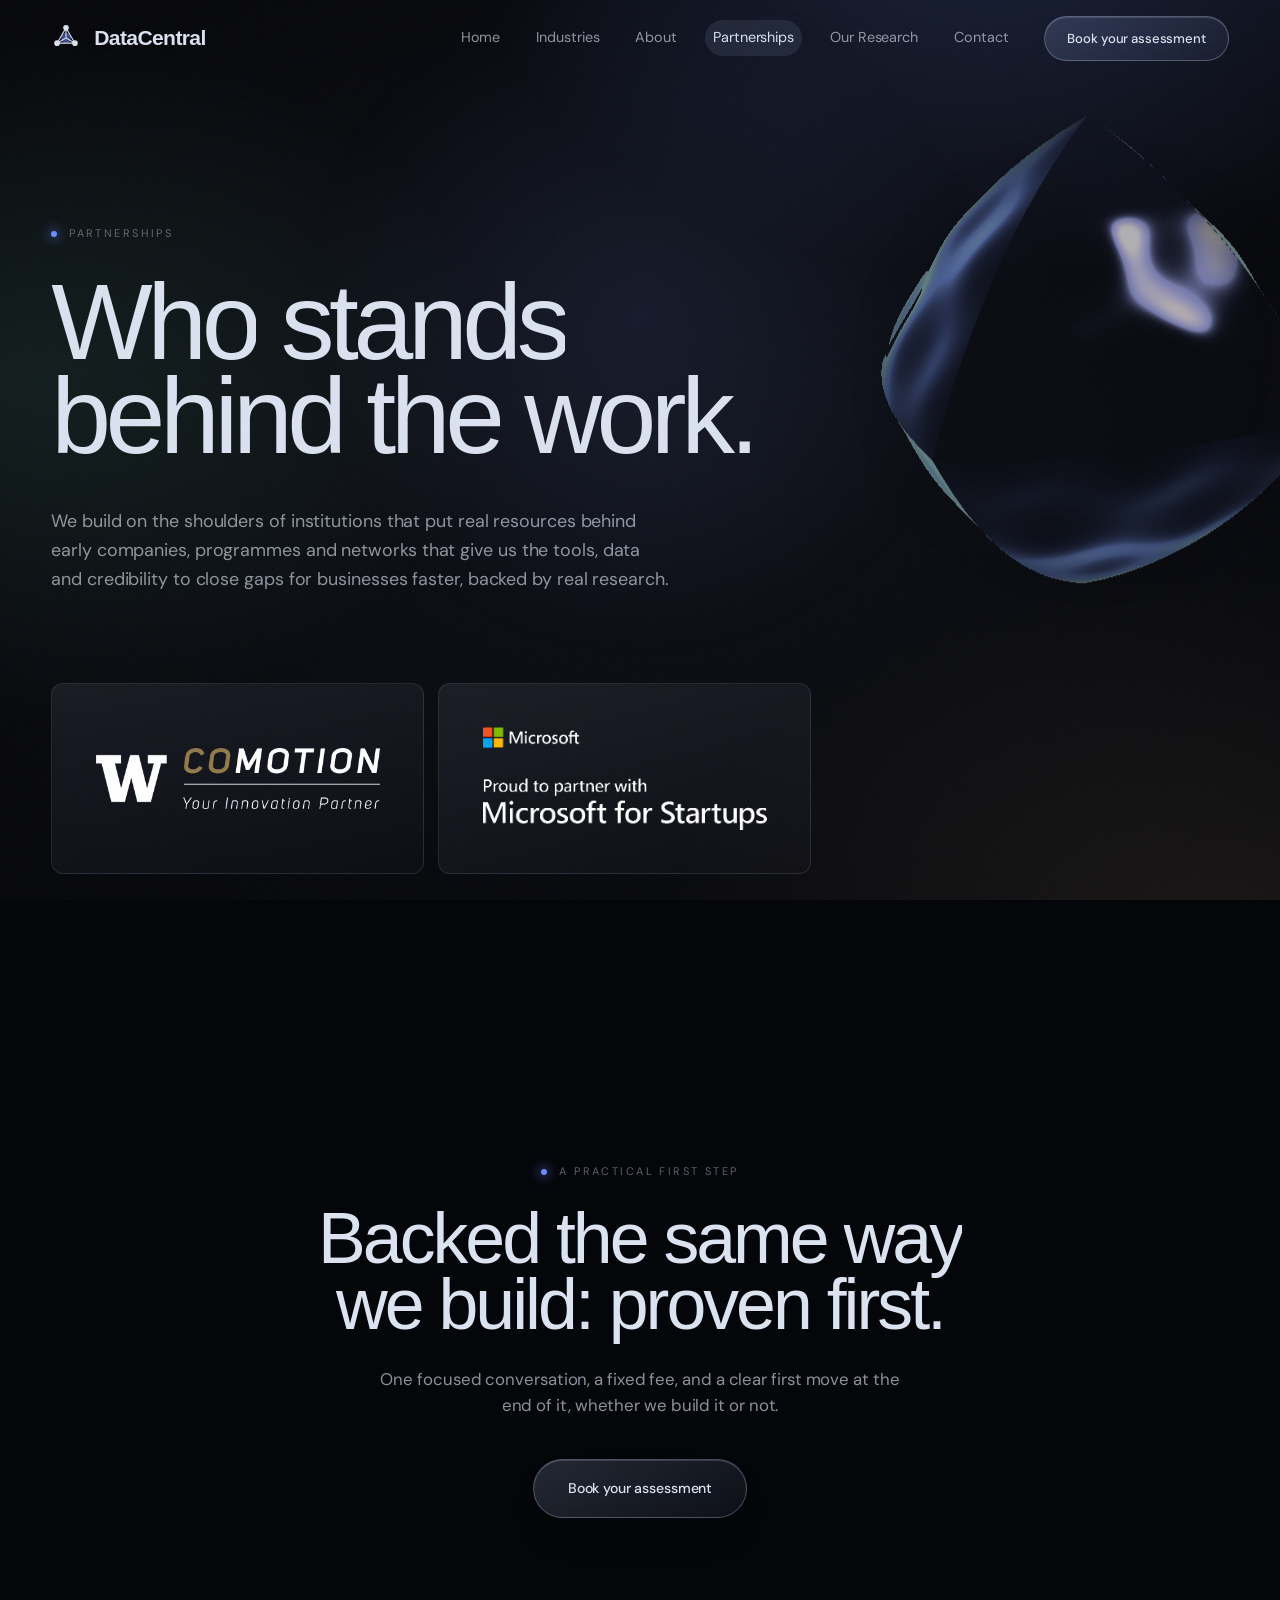
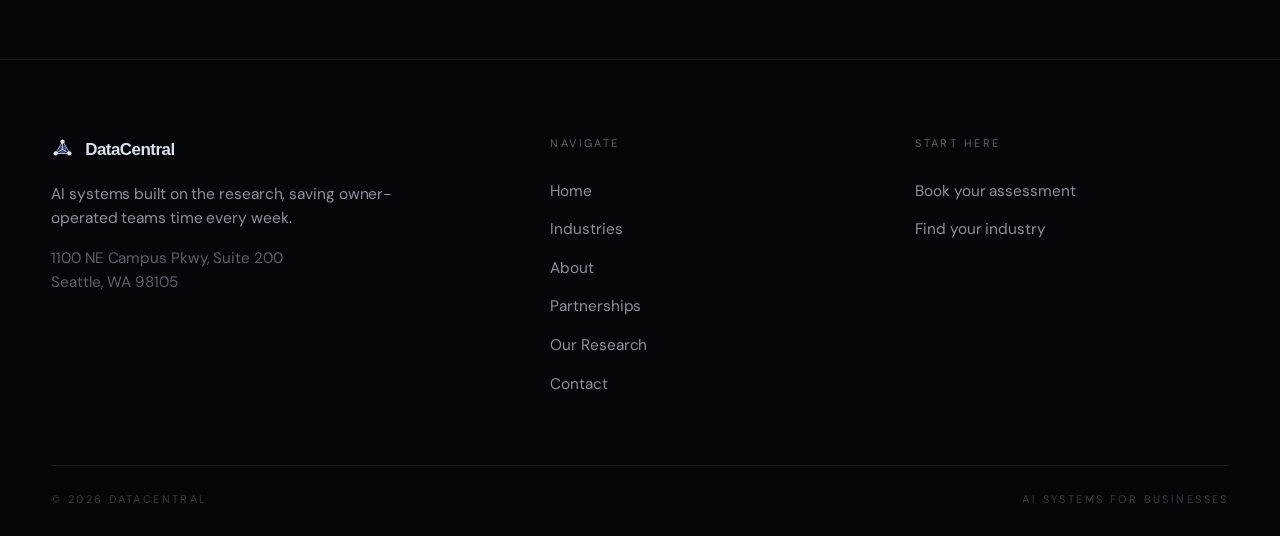
<file: partnerships.html>
<!DOCTYPE html>
<html lang="en">
<head>
  <meta charset="UTF-8" />
  <meta name="viewport" content="width=device-width, initial-scale=1.0" />
  <title>Partnerships | DataCentral</title>
  <meta name="description" content="The institutions and programmes backing DataCentral's work building AI systems for business." />
  <meta name="theme-color" content="#05060a" />
  <link rel="icon" href="data:image/svg+xml,%3Csvg xmlns='http://www.w3.org/2000/svg' viewBox='0 0 32 32'%3E%3Crect width='32' height='32' rx='7' fill='%2305060a'/%3E%3Ccircle cx='16' cy='16.5' r='4.6' fill='%236d8cff' opacity='.55'/%3E%3Cg fill='none' stroke='%23f6f8fc' stroke-width='1.3' stroke-linecap='round' stroke-linejoin='round'%3E%3Cpath d='M16 7 7.8 21.2h16.4z'/%3E%3Cpath d='M16 7v9.5M16 16.5 7.8 21.2M16 16.5 24.2 21.2'/%3E%3C/g%3E%3Cg fill='%23f6f8fc'%3E%3Ccircle cx='16' cy='7' r='2.7'/%3E%3Ccircle cx='7.8' cy='21.2' r='2.7'/%3E%3Ccircle cx='24.2' cy='21.2' r='2.7'/%3E%3C/g%3E%3C/svg%3E" />
  <link rel="preconnect" href="https://api.fontshare.com" crossorigin />
  <link rel="preconnect" href="https://cdn.fontshare.com" crossorigin />
  <link rel="preconnect" href="https://fonts.googleapis.com" />
  <link rel="preconnect" href="https://fonts.gstatic.com" crossorigin />
  <link rel="stylesheet" href="https://api.fontshare.com/v2/css?f%5B%5D=switzer@400,500,600,700&display=swap" />
  <link rel="stylesheet" href="https://fonts.googleapis.com/css2?family=DM+Sans:wght@300;400;500&display=swap" />
  <link rel="stylesheet" href="style.css" />
  <script>
    document.documentElement.classList.add("js");
    // Decided here, not in main.js: by the time main.js runs the browser has
    // already painted a frame of the "000" curtain on every internal navigation.
    try {
      if (sessionStorage.getItem("dc-intro") === "1") {
        document.documentElement.classList.add("intro-done");
      }
    } catch (err) {}
  </script>
  <noscript><style>.preloader{display:none}</style></noscript>
</head>
<body>
  <div class="preloader" aria-hidden="true">
    <div class="preloader-brand">DataCentral</div>
    <div class="preloader-mark">000</div>
    <div class="preloader-bar"><span></span></div>
  </div>
  <a class="skip-link" href="#main">Skip to content</a>

  <header>
    <div class="nav-container">
      <a href="index.html" class="logo">
        <svg class="logo-mark" viewBox="0 0 32 32" aria-hidden="true" focusable="false">
          <circle class="logo-core" cx="16" cy="16" r="5.4" />
          <path class="logo-web" d="M16 5 6.47 21.5h19.06zM16 5v11M16 16 6.47 21.5M16 16 25.53 21.5" />
          <circle cx="16" cy="5" r="3" />
          <circle cx="6.47" cy="21.5" r="3" />
          <circle cx="25.53" cy="21.5" r="3" />
        </svg>
        DataCentral
      </a>
      <button class="nav-toggle" aria-label="Toggle navigation">
        <span></span><span></span><span></span>
      </button>
      <nav>
        <ul>
          <li><a href="index.html">Home</a></li>
          <li><a href="industries.html">Industries</a></li>
          <li><a href="about.html">About</a></li>
          <li><a href="partnerships.html" class="active">Partnerships</a></li>
          <li><a href="research.html">Our Research</a></li>
          <li><a href="contact.html">Contact</a></li>
        </ul>
      </nav>
      <div class="nav-actions">
        <a href="contact.html" class="btn btn-sm nav-cta">Book your assessment</a>
      </div>
    </div>
    <div class="scroll-progress" aria-hidden="true"></div>
  </header>

  <main id="main" class="partnerships-page">
    <div class="page-header">
      <div class="page-canvas" data-crystal aria-hidden="true"></div>
      <span class="page-kicker" data-reveal>Partnerships</span>
      <h1 data-reveal>Who stands behind the work.</h1>
      <p>We build on the shoulders of institutions that put real resources behind early companies, programmes and networks that give us the tools, data and credibility to close gaps for businesses faster, backed by real research.</p>
    </div>

    <section class="partners-band">
      <div class="partners-inner">
        <ul class="partners-logos" data-reveal>
          <li><img src="assets/uw-comotion.png" alt="UW CoMotion: Your Innovation Partner" loading="lazy" /></li>
          <li><img src="assets/microsoft-for-startups.png" alt="Proud to partner with Microsoft for Startups" loading="lazy" /></li>
        </ul>
      </div>
    </section>

    <section class="closing-cta">
      <span class="section-kicker" data-reveal>A practical first step</span>
      <h2 data-reveal>Backed the same way we build: proven first.</h2>
      <p data-reveal>One focused conversation, a fixed fee, and a clear first move at the end of it, whether we build it or not.</p>
      <a href="contact.html" class="btn" data-reveal>Book your assessment</a>
    </section>
  </main>

  <footer>
    <div class="footer-container">
      <div class="footer-brand">
        <a href="index.html" class="logo">
          <svg class="logo-mark" viewBox="0 0 32 32" aria-hidden="true" focusable="false">
            <circle class="logo-core" cx="16" cy="16" r="5.4" />
            <path class="logo-web" d="M16 5 6.47 21.5h19.06zM16 5v11M16 16 6.47 21.5M16 16 25.53 21.5" />
            <circle cx="16" cy="5" r="3" />
            <circle cx="6.47" cy="21.5" r="3" />
            <circle cx="25.53" cy="21.5" r="3" />
          </svg>
          DataCentral
        </a>
        <p>AI systems built on the research, saving owner-operated teams time every week.</p>
        <address class="footer-address">
          <a href="https://maps.google.com/?q=1100+NE+Campus+Pkwy+Suite+200,+Seattle,+WA+98105" target="_blank" rel="noopener noreferrer">1100 NE Campus Pkwy, Suite 200<br />Seattle, WA 98105</a>
        </address>
      </div>
      <div>
        <h4>Navigate</h4>
        <ul>
          <li><a href="index.html">Home</a></li>
          <li><a href="industries.html">Industries</a></li>
          <li><a href="about.html">About</a></li>
          <li><a href="partnerships.html">Partnerships</a></li>
          <li><a href="research.html">Our Research</a></li>
          <li><a href="contact.html">Contact</a></li>
        </ul>
      </div>
      <div>
        <h4>Start here</h4>
        <ul>
          <li><a href="contact.html">Book your assessment</a></li>
          <li><a href="industries.html">Find your industry</a></li>
        </ul>
      </div>
    </div>
    <div class="footer-bottom">
      <span>&copy; 2026 DataCentral</span>
      <span>AI systems for businesses</span>
    </div>
  </footer>

  <script src="main.js"></script>
</body>
</html>
</file>
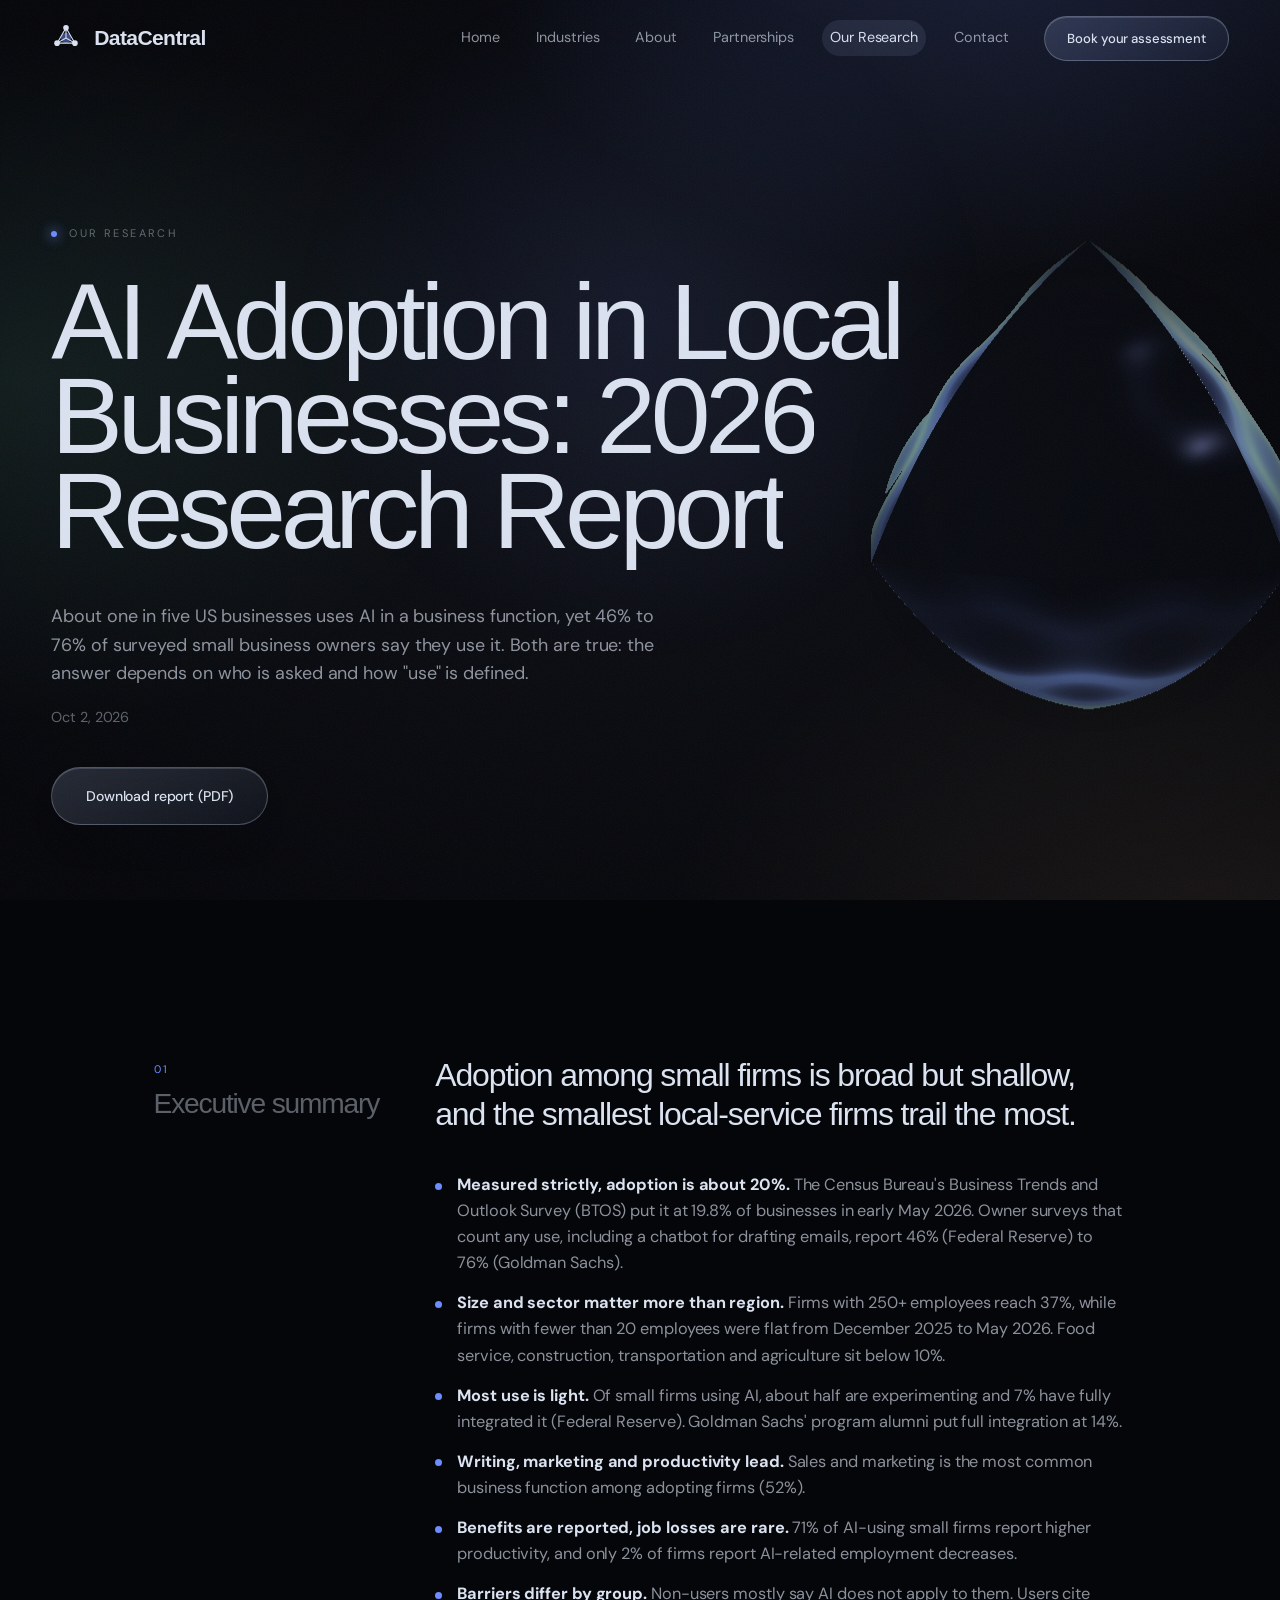
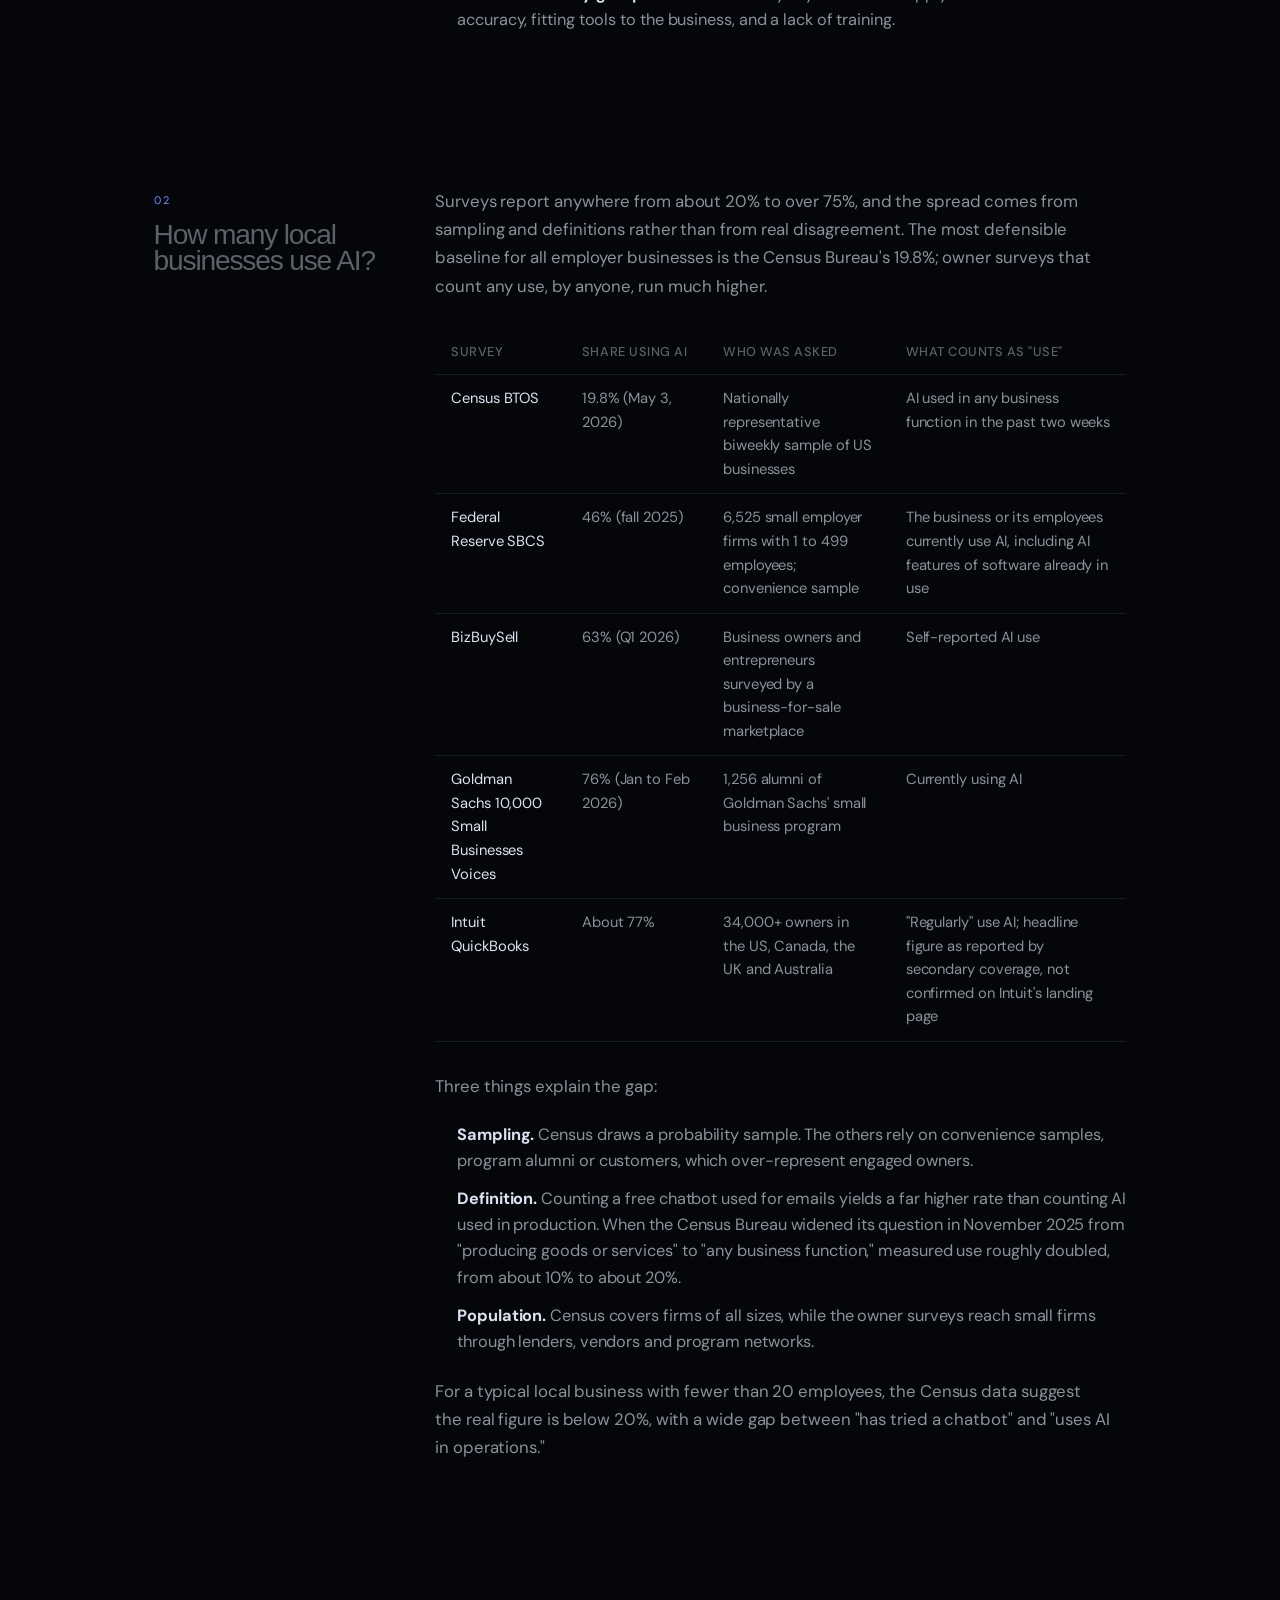
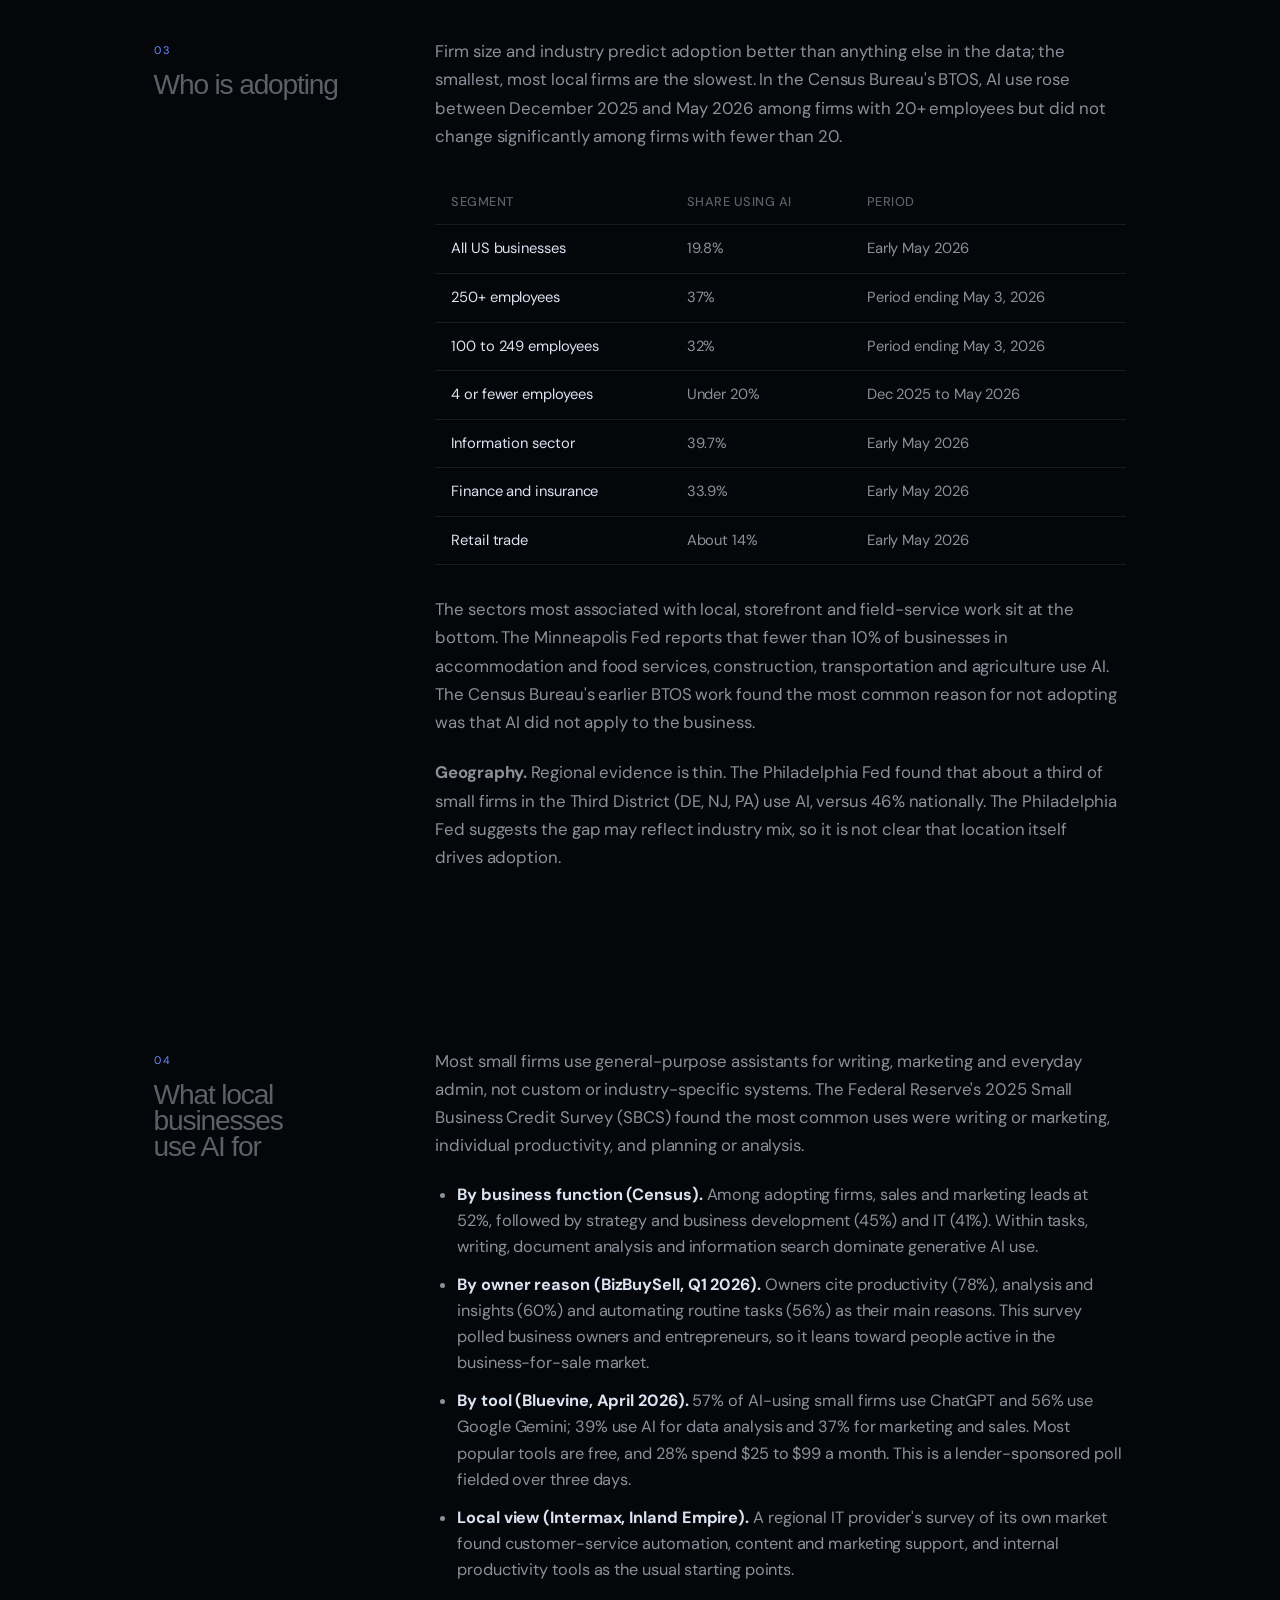
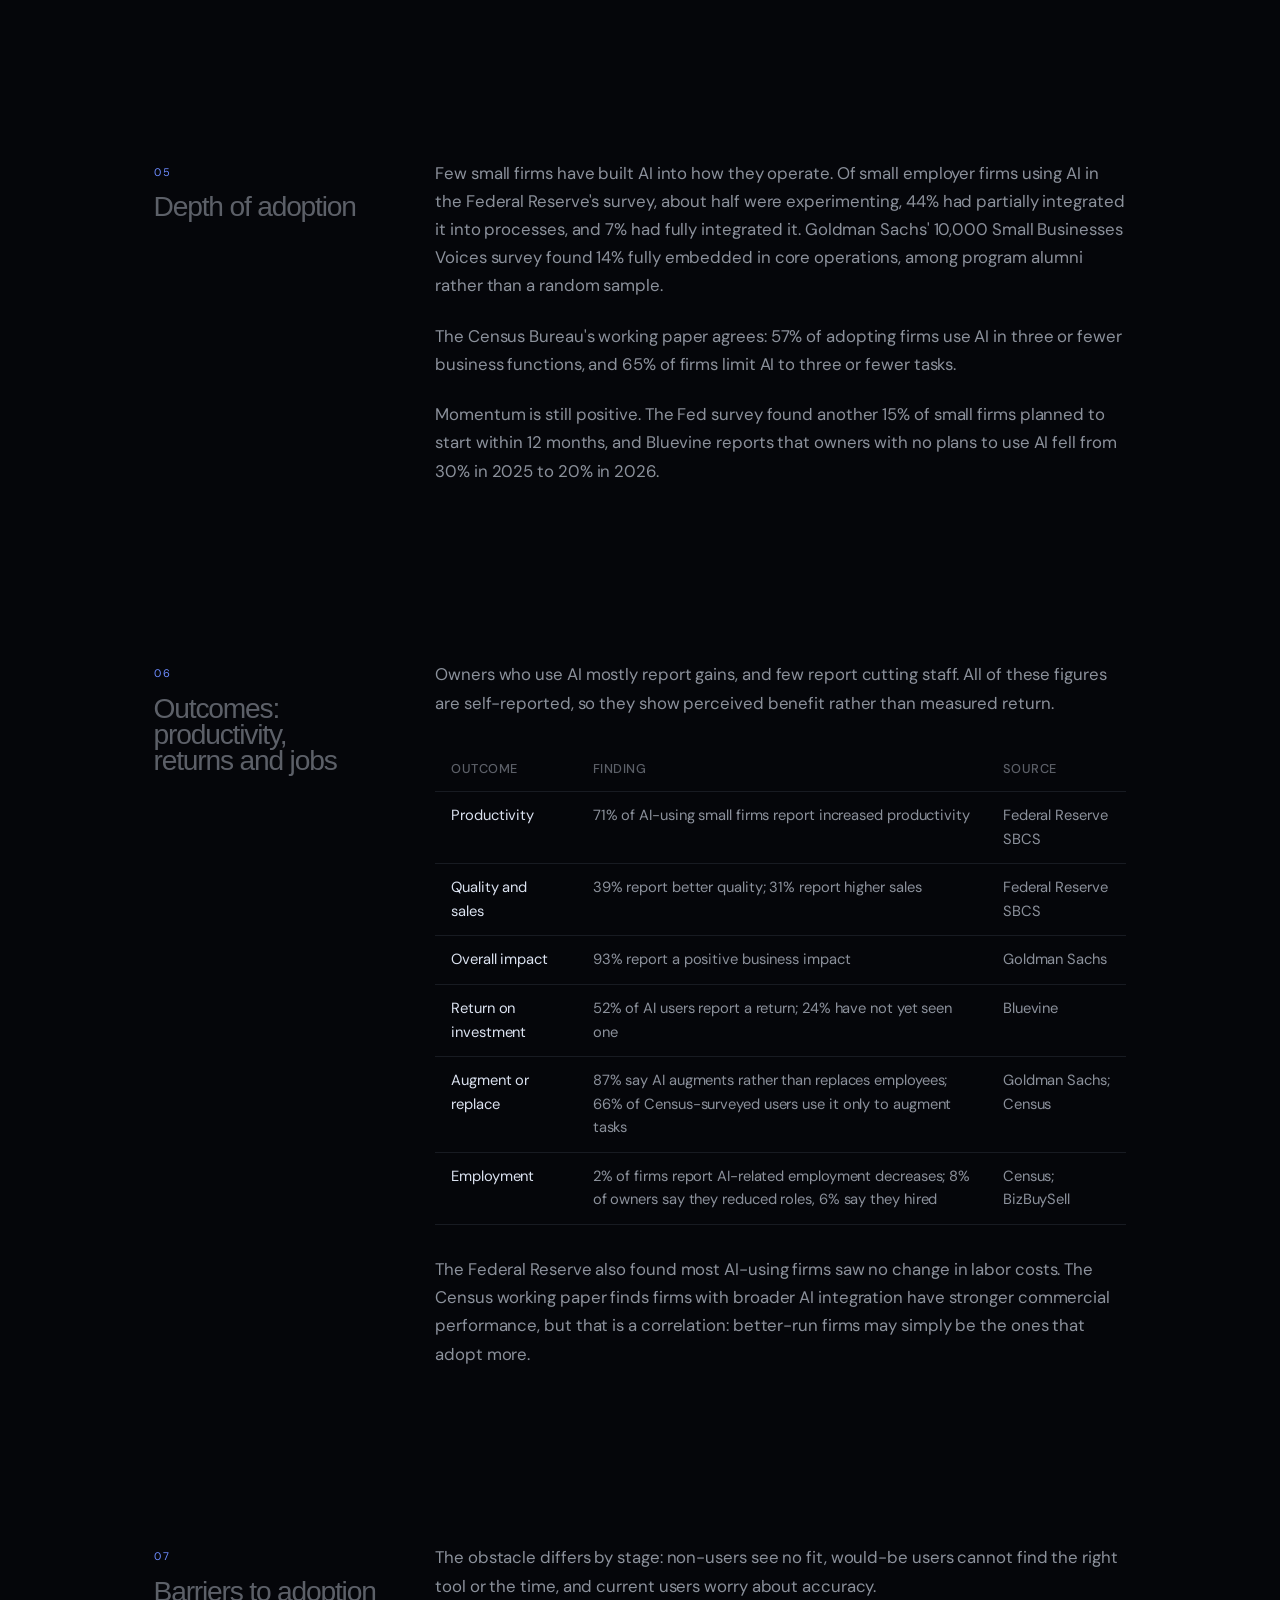
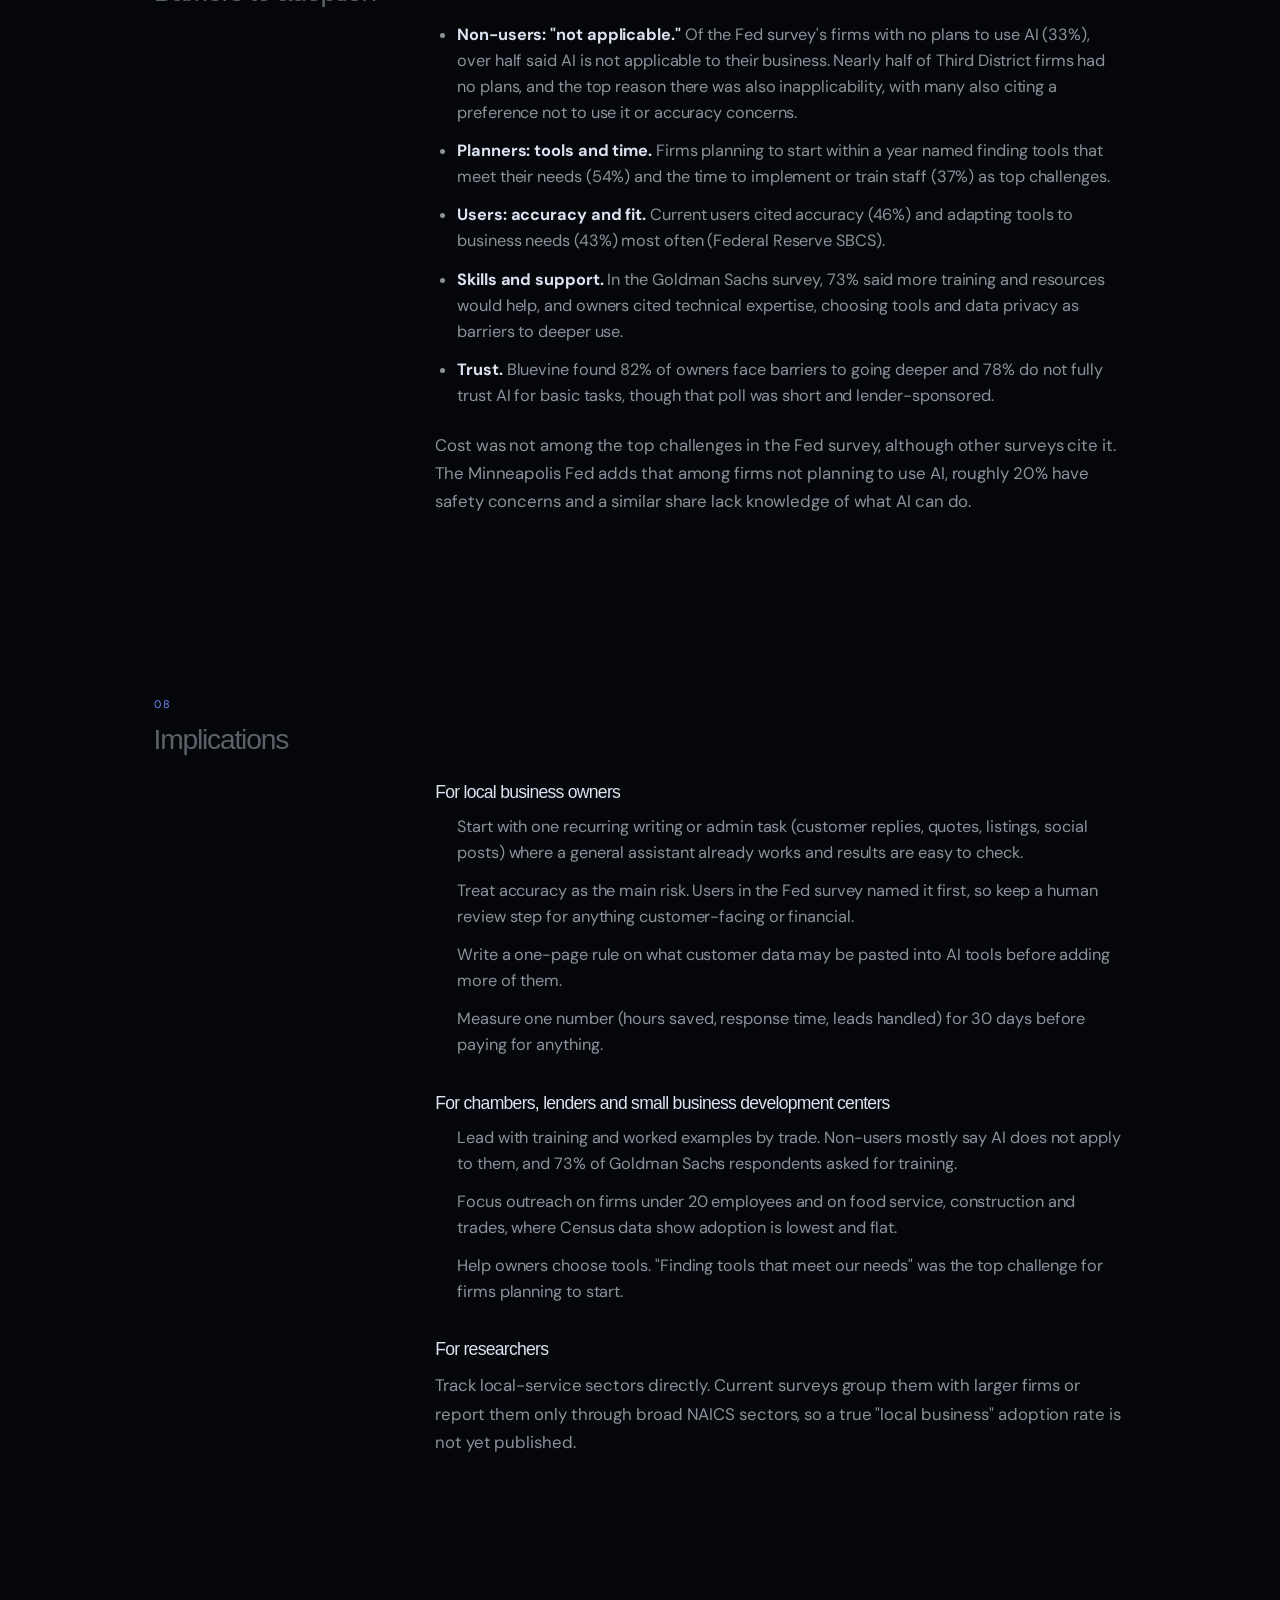
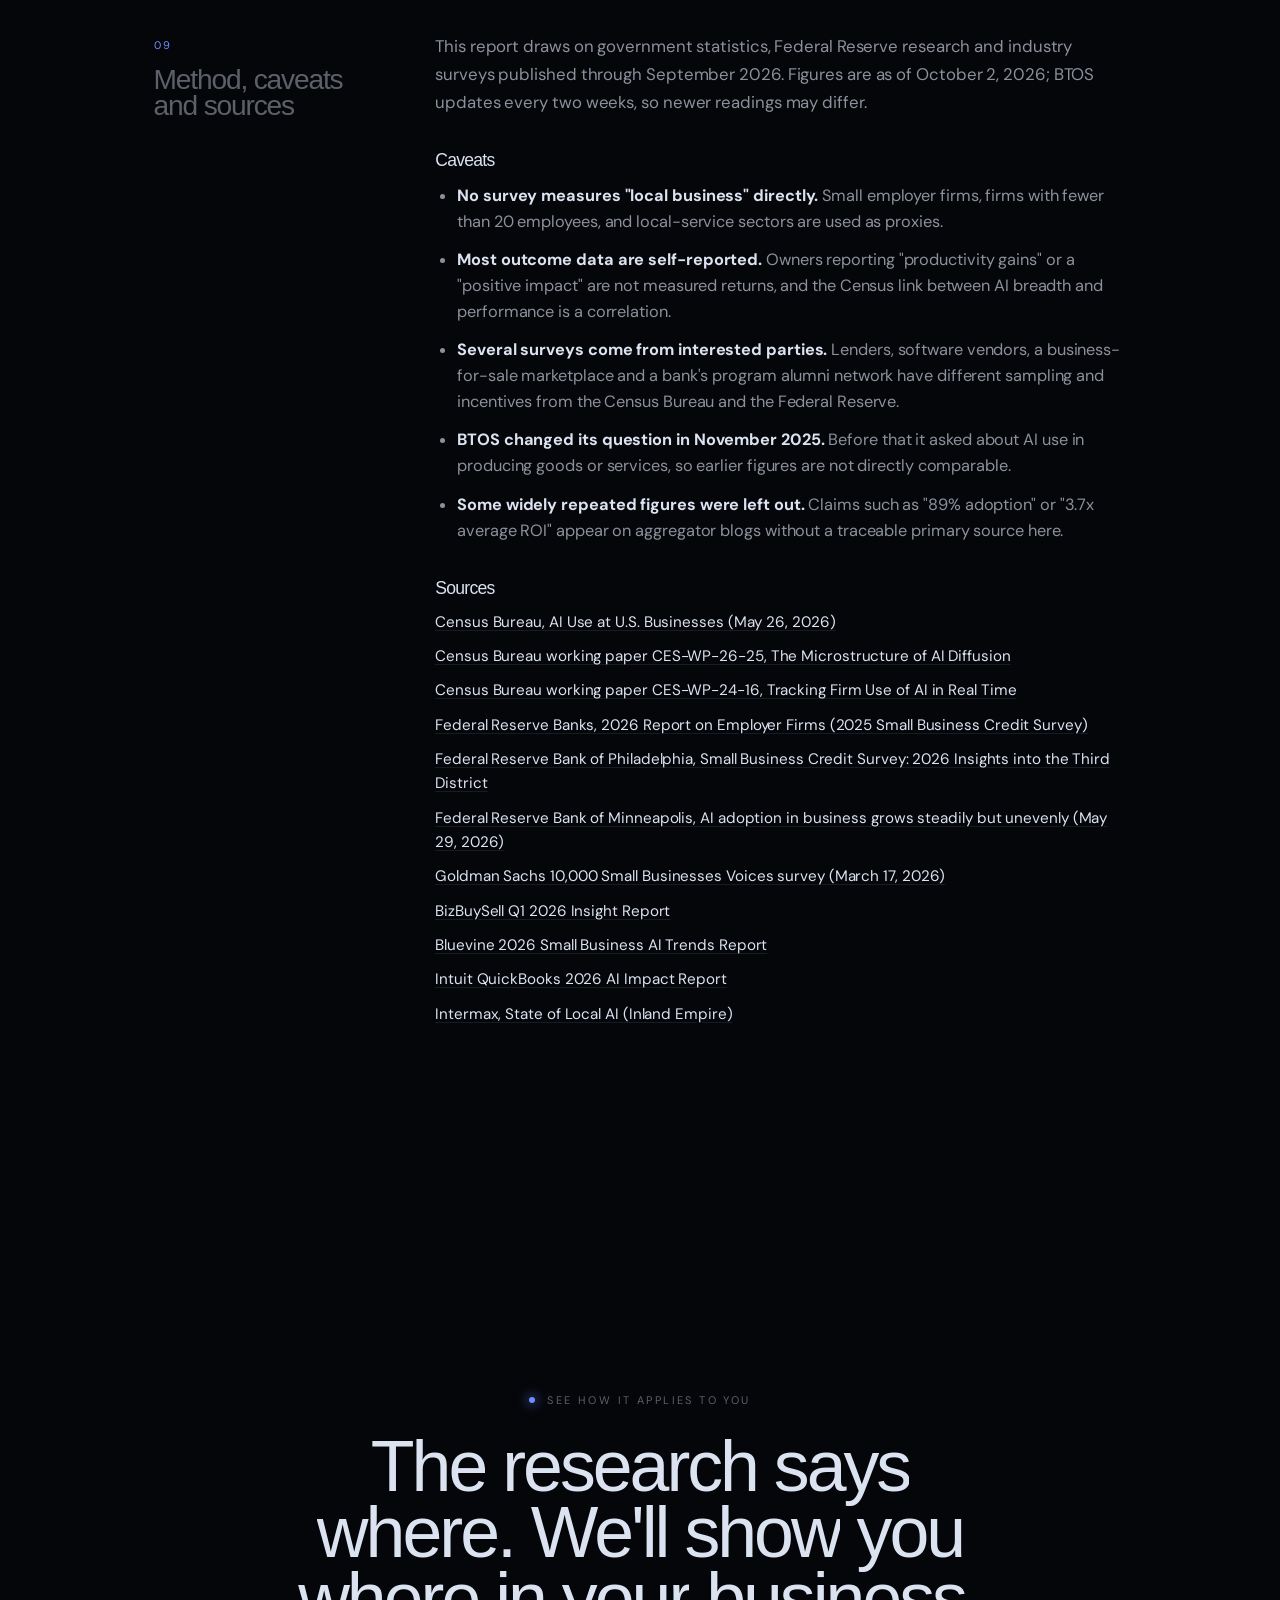
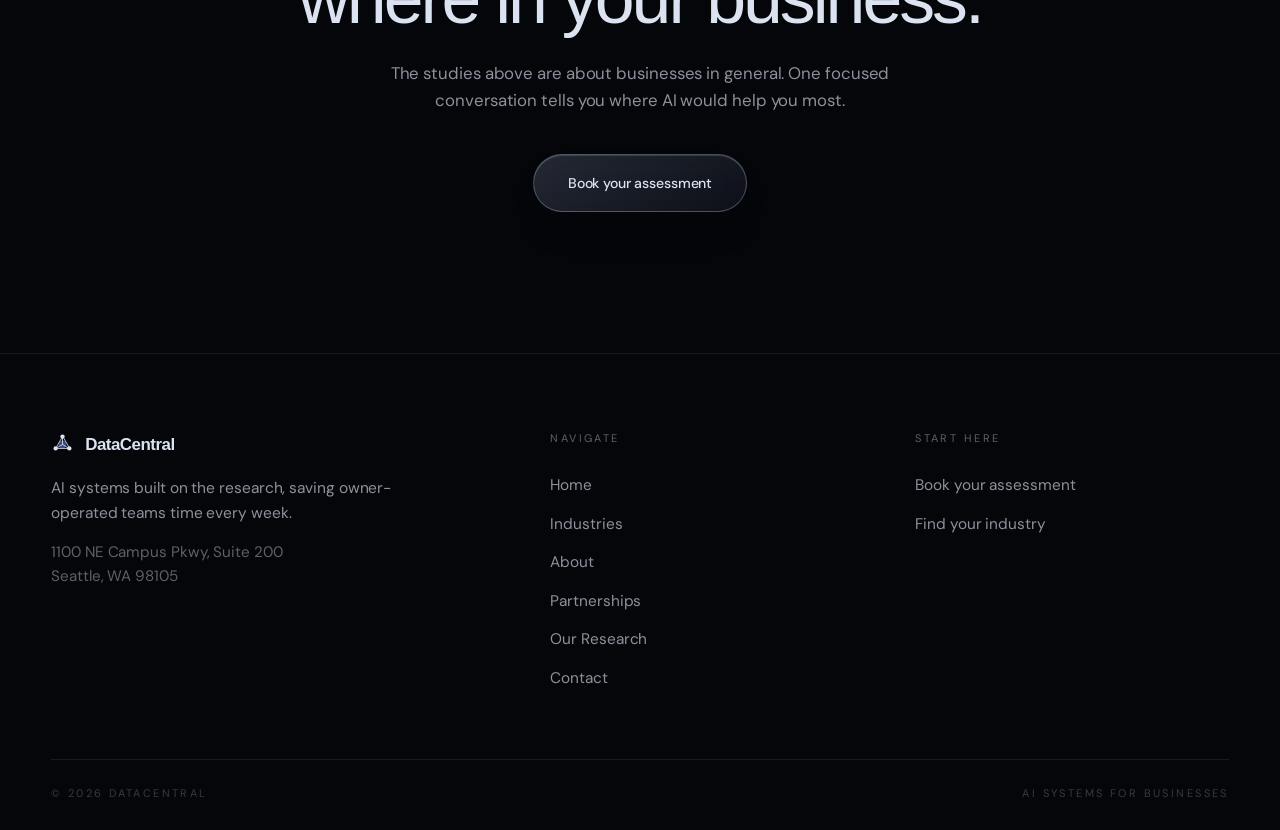
<file: research.html>
<!DOCTYPE html>
<html lang="en">
<head>
  <meta charset="UTF-8" />
  <meta name="viewport" content="width=device-width, initial-scale=1.0" />
  <title>Our Research | DataCentral</title>
  <meta name="description" content="Original research on AI adoption among local and small businesses: how many actually use it, who's adopting, what for, and the outcomes, drawn from Census, Federal Reserve, and industry surveys." />
  <meta name="theme-color" content="#05060a" />
  <link rel="icon" href="data:image/svg+xml,%3Csvg xmlns='http://www.w3.org/2000/svg' viewBox='0 0 32 32'%3E%3Crect width='32' height='32' rx='7' fill='%2305060a'/%3E%3Ccircle cx='16' cy='16.5' r='4.6' fill='%236d8cff' opacity='.55'/%3E%3Cg fill='none' stroke='%23f6f8fc' stroke-width='1.3' stroke-linecap='round' stroke-linejoin='round'%3E%3Cpath d='M16 7 7.8 21.2h16.4z'/%3E%3Cpath d='M16 7v9.5M16 16.5 7.8 21.2M16 16.5 24.2 21.2'/%3E%3C/g%3E%3Cg fill='%23f6f8fc'%3E%3Ccircle cx='16' cy='7' r='2.7'/%3E%3Ccircle cx='7.8' cy='21.2' r='2.7'/%3E%3Ccircle cx='24.2' cy='21.2' r='2.7'/%3E%3C/g%3E%3C/svg%3E" />
  <link rel="preconnect" href="https://api.fontshare.com" crossorigin />
  <link rel="preconnect" href="https://cdn.fontshare.com" crossorigin />
  <link rel="preconnect" href="https://fonts.googleapis.com" />
  <link rel="preconnect" href="https://fonts.gstatic.com" crossorigin />
  <link rel="stylesheet" href="https://api.fontshare.com/v2/css?f%5B%5D=switzer@400,500,600,700&display=swap" />
  <link rel="stylesheet" href="https://fonts.googleapis.com/css2?family=DM+Sans:wght@300;400;500&display=swap" />
  <link rel="stylesheet" href="style.css" />
  <script>
    document.documentElement.classList.add("js");
    // Decided here, not in main.js: by the time main.js runs the browser has
    // already painted a frame of the "000" curtain on every internal navigation.
    try {
      if (sessionStorage.getItem("dc-intro") === "1") {
        document.documentElement.classList.add("intro-done");
      }
    } catch (err) {}
  </script>
  <noscript><style>.preloader{display:none}</style></noscript>
</head>
<body>
  <div class="preloader" aria-hidden="true">
    <div class="preloader-brand">DataCentral</div>
    <div class="preloader-mark">000</div>
    <div class="preloader-bar"><span></span></div>
  </div>
  <a class="skip-link" href="#main">Skip to content</a>

  <header>
    <div class="nav-container">
      <a href="index.html" class="logo">
        <svg class="logo-mark" viewBox="0 0 32 32" aria-hidden="true" focusable="false">
          <circle class="logo-core" cx="16" cy="16" r="5.4" />
          <path class="logo-web" d="M16 5 6.47 21.5h19.06zM16 5v11M16 16 6.47 21.5M16 16 25.53 21.5" />
          <circle cx="16" cy="5" r="3" />
          <circle cx="6.47" cy="21.5" r="3" />
          <circle cx="25.53" cy="21.5" r="3" />
        </svg>
        DataCentral
      </a>
      <button class="nav-toggle" aria-label="Toggle navigation">
        <span></span><span></span><span></span>
      </button>
      <nav>
        <ul>
          <li><a href="index.html">Home</a></li>
          <li><a href="industries.html">Industries</a></li>
          <li><a href="about.html">About</a></li>
          <li><a href="partnerships.html">Partnerships</a></li>
          <li><a href="research.html" class="active">Our Research</a></li>
          <li><a href="contact.html">Contact</a></li>
        </ul>
      </nav>
      <div class="nav-actions">
        <a href="contact.html" class="btn btn-sm nav-cta">Book your assessment</a>
      </div>
    </div>
    <div class="scroll-progress" aria-hidden="true"></div>
  </header>

  <main id="main" class="research-page">
    <div class="page-header">
      <div class="page-canvas" data-crystal aria-hidden="true"></div>
      <span class="page-kicker" data-reveal>Our Research</span>
      <h1 data-reveal>AI Adoption in Local Businesses: 2026 Research Report</h1>
      <p>About one in five US businesses uses AI in a business function, yet 46% to 76% of surveyed small business owners say they use it. Both are true: the answer depends on who is asked and how "use" is defined.</p>
      <span class="report-byline">Oct 2, 2026</span>
      <a href="DataCentral_Report.pdf" class="btn" download="DataCentral_Report.pdf">Download report (PDF)</a>
    </div>

    <section class="research-band">
      <div class="research-inner">
        <div class="report-article">

          <div class="about-chapter">
            <div class="about-chapter-label" data-reveal>
              <span class="tabular">01</span>
              <h2>Executive summary</h2>
            </div>
            <div class="about-chapter-body">
              <p class="about-lead" data-reveal>Adoption among small firms is broad but shallow, and the smallest local-service firms trail the most.</p>
              <ul class="report-bullets" data-reveal>
                <li><strong>Measured strictly, adoption is about 20%.</strong> The Census Bureau's Business Trends and Outlook Survey (BTOS) put it at 19.8% of businesses in early May 2026. Owner surveys that count any use, including a chatbot for drafting emails, report 46% (Federal Reserve) to 76% (Goldman Sachs).</li>
                <li><strong>Size and sector matter more than region.</strong> Firms with 250+ employees reach 37%, while firms with fewer than 20 employees were flat from December 2025 to May 2026. Food service, construction, transportation and agriculture sit below 10%.</li>
                <li><strong>Most use is light.</strong> Of small firms using AI, about half are experimenting and 7% have fully integrated it (Federal Reserve). Goldman Sachs' program alumni put full integration at 14%.</li>
                <li><strong>Writing, marketing and productivity lead.</strong> Sales and marketing is the most common business function among adopting firms (52%).</li>
                <li><strong>Benefits are reported, job losses are rare.</strong> 71% of AI-using small firms report higher productivity, and only 2% of firms report AI-related employment decreases.</li>
                <li><strong>Barriers differ by group.</strong> Non-users mostly say AI does not apply to them. Users cite accuracy, fitting tools to the business, and a lack of training.</li>
              </ul>
            </div>
          </div>

          <div class="about-chapter">
            <div class="about-chapter-label" data-reveal>
              <span class="tabular">02</span>
              <h2>How many local businesses use AI?</h2>
            </div>
            <div class="about-chapter-body">
              <p data-reveal>Surveys report anywhere from about 20% to over 75%, and the spread comes from sampling and definitions rather than from real disagreement. The most defensible baseline for all employer businesses is the Census Bureau's 19.8%; owner surveys that count any use, by anyone, run much higher.</p>

              <div class="report-table-wrap" data-reveal>
                <table class="report-table">
                  <thead>
                    <tr><th>Survey</th><th>Share using AI</th><th>Who was asked</th><th>What counts as "use"</th></tr>
                  </thead>
                  <tbody>
                    <tr><td>Census BTOS</td><td>19.8% (May 3, 2026)</td><td>Nationally representative biweekly sample of US businesses</td><td>AI used in any business function in the past two weeks</td></tr>
                    <tr><td>Federal Reserve SBCS</td><td>46% (fall 2025)</td><td>6,525 small employer firms with 1 to 499 employees; convenience sample</td><td>The business or its employees currently use AI, including AI features of software already in use</td></tr>
                    <tr><td>BizBuySell</td><td>63% (Q1 2026)</td><td>Business owners and entrepreneurs surveyed by a business-for-sale marketplace</td><td>Self-reported AI use</td></tr>
                    <tr><td>Goldman Sachs 10,000 Small Businesses Voices</td><td>76% (Jan to Feb 2026)</td><td>1,256 alumni of Goldman Sachs' small business program</td><td>Currently using AI</td></tr>
                    <tr><td>Intuit QuickBooks</td><td>About 77%</td><td>34,000+ owners in the US, Canada, the UK and Australia</td><td>"Regularly" use AI; headline figure as reported by secondary coverage, not confirmed on Intuit's landing page</td></tr>
                  </tbody>
                </table>
              </div>

              <p data-reveal>Three things explain the gap:</p>
              <ol class="report-list" data-reveal>
                <li><strong>Sampling.</strong> Census draws a probability sample. The others rely on convenience samples, program alumni or customers, which over-represent engaged owners.</li>
                <li><strong>Definition.</strong> Counting a free chatbot used for emails yields a far higher rate than counting AI used in production. When the Census Bureau widened its question in November 2025 from "producing goods or services" to "any business function," measured use roughly doubled, from about 10% to about 20%.</li>
                <li><strong>Population.</strong> Census covers firms of all sizes, while the owner surveys reach small firms through lenders, vendors and program networks.</li>
              </ol>
              <p data-reveal>For a typical local business with fewer than 20 employees, the Census data suggest the real figure is below 20%, with a wide gap between "has tried a chatbot" and "uses AI in operations."</p>
            </div>
          </div>

          <div class="about-chapter">
            <div class="about-chapter-label" data-reveal>
              <span class="tabular">03</span>
              <h2>Who is adopting</h2>
            </div>
            <div class="about-chapter-body">
              <p data-reveal>Firm size and industry predict adoption better than anything else in the data; the smallest, most local firms are the slowest. In the Census Bureau's BTOS, AI use rose between December 2025 and May 2026 among firms with 20+ employees but did not change significantly among firms with fewer than 20.</p>

              <div class="report-table-wrap" data-reveal>
                <table class="report-table">
                  <thead>
                    <tr><th>Segment</th><th>Share using AI</th><th>Period</th></tr>
                  </thead>
                  <tbody>
                    <tr><td>All US businesses</td><td>19.8%</td><td>Early May 2026</td></tr>
                    <tr><td>250+ employees</td><td>37%</td><td>Period ending May 3, 2026</td></tr>
                    <tr><td>100 to 249 employees</td><td>32%</td><td>Period ending May 3, 2026</td></tr>
                    <tr><td>4 or fewer employees</td><td>Under 20%</td><td>Dec 2025 to May 2026</td></tr>
                    <tr><td>Information sector</td><td>39.7%</td><td>Early May 2026</td></tr>
                    <tr><td>Finance and insurance</td><td>33.9%</td><td>Early May 2026</td></tr>
                    <tr><td>Retail trade</td><td>About 14%</td><td>Early May 2026</td></tr>
                  </tbody>
                </table>
              </div>

              <p data-reveal>The sectors most associated with local, storefront and field-service work sit at the bottom. The Minneapolis Fed reports that fewer than 10% of businesses in accommodation and food services, construction, transportation and agriculture use AI. The Census Bureau's earlier BTOS work found the most common reason for not adopting was that AI did not apply to the business.</p>
              <p data-reveal><strong>Geography.</strong> Regional evidence is thin. The Philadelphia Fed found that about a third of small firms in the Third District (DE, NJ, PA) use AI, versus 46% nationally. The Philadelphia Fed suggests the gap may reflect industry mix, so it is not clear that location itself drives adoption.</p>
            </div>
          </div>

          <div class="about-chapter">
            <div class="about-chapter-label" data-reveal>
              <span class="tabular">04</span>
              <h2>What local businesses use AI for</h2>
            </div>
            <div class="about-chapter-body">
              <p data-reveal>Most small firms use general-purpose assistants for writing, marketing and everyday admin, not custom or industry-specific systems. The Federal Reserve's 2025 Small Business Credit Survey (SBCS) found the most common uses were writing or marketing, individual productivity, and planning or analysis.</p>
              <ul class="report-list" data-reveal>
                <li><strong>By business function (Census).</strong> Among adopting firms, sales and marketing leads at 52%, followed by strategy and business development (45%) and IT (41%). Within tasks, writing, document analysis and information search dominate generative AI use.</li>
                <li><strong>By owner reason (BizBuySell, Q1 2026).</strong> Owners cite productivity (78%), analysis and insights (60%) and automating routine tasks (56%) as their main reasons. This survey polled business owners and entrepreneurs, so it leans toward people active in the business-for-sale market.</li>
                <li><strong>By tool (Bluevine, April 2026).</strong> 57% of AI-using small firms use ChatGPT and 56% use Google Gemini; 39% use AI for data analysis and 37% for marketing and sales. Most popular tools are free, and 28% spend $25 to $99 a month. This is a lender-sponsored poll fielded over three days.</li>
                <li><strong>Local view (Intermax, Inland Empire).</strong> A regional IT provider's survey of its own market found customer-service automation, content and marketing support, and internal productivity tools as the usual starting points.</li>
              </ul>
            </div>
          </div>

          <div class="about-chapter">
            <div class="about-chapter-label" data-reveal>
              <span class="tabular">05</span>
              <h2>Depth of adoption</h2>
            </div>
            <div class="about-chapter-body">
              <p data-reveal>Few small firms have built AI into how they operate. Of small employer firms using AI in the Federal Reserve's survey, about half were experimenting, 44% had partially integrated it into processes, and 7% had fully integrated it. Goldman Sachs' 10,000 Small Businesses Voices survey found 14% fully embedded in core operations, among program alumni rather than a random sample.</p>
              <p data-reveal>The Census Bureau's working paper agrees: 57% of adopting firms use AI in three or fewer business functions, and 65% of firms limit AI to three or fewer tasks.</p>
              <p data-reveal>Momentum is still positive. The Fed survey found another 15% of small firms planned to start within 12 months, and Bluevine reports that owners with no plans to use AI fell from 30% in 2025 to 20% in 2026.</p>
            </div>
          </div>

          <div class="about-chapter">
            <div class="about-chapter-label" data-reveal>
              <span class="tabular">06</span>
              <h2>Outcomes: productivity, returns and jobs</h2>
            </div>
            <div class="about-chapter-body">
              <p data-reveal>Owners who use AI mostly report gains, and few report cutting staff. All of these figures are self-reported, so they show perceived benefit rather than measured return.</p>

              <div class="report-table-wrap" data-reveal>
                <table class="report-table">
                  <thead>
                    <tr><th>Outcome</th><th>Finding</th><th>Source</th></tr>
                  </thead>
                  <tbody>
                    <tr><td>Productivity</td><td>71% of AI-using small firms report increased productivity</td><td>Federal Reserve SBCS</td></tr>
                    <tr><td>Quality and sales</td><td>39% report better quality; 31% report higher sales</td><td>Federal Reserve SBCS</td></tr>
                    <tr><td>Overall impact</td><td>93% report a positive business impact</td><td>Goldman Sachs</td></tr>
                    <tr><td>Return on investment</td><td>52% of AI users report a return; 24% have not yet seen one</td><td>Bluevine</td></tr>
                    <tr><td>Augment or replace</td><td>87% say AI augments rather than replaces employees; 66% of Census-surveyed users use it only to augment tasks</td><td>Goldman Sachs; Census</td></tr>
                    <tr><td>Employment</td><td>2% of firms report AI-related employment decreases; 8% of owners say they reduced roles, 6% say they hired</td><td>Census; BizBuySell</td></tr>
                  </tbody>
                </table>
              </div>

              <p data-reveal>The Federal Reserve also found most AI-using firms saw no change in labor costs. The Census working paper finds firms with broader AI integration have stronger commercial performance, but that is a correlation: better-run firms may simply be the ones that adopt more.</p>
            </div>
          </div>

          <div class="about-chapter">
            <div class="about-chapter-label" data-reveal>
              <span class="tabular">07</span>
              <h2>Barriers to adoption</h2>
            </div>
            <div class="about-chapter-body">
              <p data-reveal>The obstacle differs by stage: non-users see no fit, would-be users cannot find the right tool or the time, and current users worry about accuracy.</p>
              <ul class="report-list" data-reveal>
                <li><strong>Non-users: "not applicable."</strong> Of the Fed survey's firms with no plans to use AI (33%), over half said AI is not applicable to their business. Nearly half of Third District firms had no plans, and the top reason there was also inapplicability, with many also citing a preference not to use it or accuracy concerns.</li>
                <li><strong>Planners: tools and time.</strong> Firms planning to start within a year named finding tools that meet their needs (54%) and the time to implement or train staff (37%) as top challenges.</li>
                <li><strong>Users: accuracy and fit.</strong> Current users cited accuracy (46%) and adapting tools to business needs (43%) most often (Federal Reserve SBCS).</li>
                <li><strong>Skills and support.</strong> In the Goldman Sachs survey, 73% said more training and resources would help, and owners cited technical expertise, choosing tools and data privacy as barriers to deeper use.</li>
                <li><strong>Trust.</strong> Bluevine found 82% of owners face barriers to going deeper and 78% do not fully trust AI for basic tasks, though that poll was short and lender-sponsored.</li>
              </ul>
              <p data-reveal>Cost was not among the top challenges in the Fed survey, although other surveys cite it. The Minneapolis Fed adds that among firms not planning to use AI, roughly 20% have safety concerns and a similar share lack knowledge of what AI can do.</p>
            </div>
          </div>

          <div class="about-chapter">
            <div class="about-chapter-label" data-reveal>
              <span class="tabular">08</span>
              <h2>Implications</h2>
            </div>
            <div class="about-chapter-body">
              <p data-reveal>These recommendations are my interpretation of the evidence above, not findings from the surveys.</p>

              <h3 data-reveal>For local business owners</h3>
              <ol class="report-list" data-reveal>
                <li>Start with one recurring writing or admin task (customer replies, quotes, listings, social posts) where a general assistant already works and results are easy to check.</li>
                <li>Treat accuracy as the main risk. Users in the Fed survey named it first, so keep a human review step for anything customer-facing or financial.</li>
                <li>Write a one-page rule on what customer data may be pasted into AI tools before adding more of them.</li>
                <li>Measure one number (hours saved, response time, leads handled) for 30 days before paying for anything.</li>
              </ol>

              <h3 data-reveal>For chambers, lenders and small business development centers</h3>
              <ol class="report-list" data-reveal>
                <li>Lead with training and worked examples by trade. Non-users mostly say AI does not apply to them, and 73% of Goldman Sachs respondents asked for training.</li>
                <li>Focus outreach on firms under 20 employees and on food service, construction and trades, where Census data show adoption is lowest and flat.</li>
                <li>Help owners choose tools. "Finding tools that meet our needs" was the top challenge for firms planning to start.</li>
              </ol>

              <h3 data-reveal>For researchers</h3>
              <p data-reveal>Track local-service sectors directly. Current surveys group them with larger firms or report them only through broad NAICS sectors, so a true "local business" adoption rate is not yet published.</p>
            </div>
          </div>

          <div class="about-chapter">
            <div class="about-chapter-label" data-reveal>
              <span class="tabular">09</span>
              <h2>Method, caveats and sources</h2>
            </div>
            <div class="about-chapter-body">
              <p data-reveal>This report draws on government statistics, Federal Reserve research and industry surveys published through September 2026. Figures are as of October 2, 2026; BTOS updates every two weeks, so newer readings may differ.</p>

              <h3 data-reveal>Caveats</h3>
              <ul class="report-list" data-reveal>
                <li><strong>No survey measures "local business" directly.</strong> Small employer firms, firms with fewer than 20 employees, and local-service sectors are used as proxies.</li>
                <li><strong>Most outcome data are self-reported.</strong> Owners reporting "productivity gains" or a "positive impact" are not measured returns, and the Census link between AI breadth and performance is a correlation.</li>
                <li><strong>Several surveys come from interested parties.</strong> Lenders, software vendors, a business-for-sale marketplace and a bank's program alumni network have different sampling and incentives from the Census Bureau and the Federal Reserve.</li>
                <li><strong>BTOS changed its question in November 2025.</strong> Before that it asked about AI use in producing goods or services, so earlier figures are not directly comparable.</li>
                <li><strong>Some widely repeated figures were left out.</strong> Claims such as "89% adoption" or "3.7x average ROI" appear on aggregator blogs without a traceable primary source here.</li>
              </ul>

              <h3 data-reveal>Sources</h3>
              <ul class="report-sources" data-reveal>
                <li><a href="https://www.census.gov/library/stories/2026/05/ai-use-businesses.html" target="_blank" rel="noopener noreferrer">Census Bureau, AI Use at U.S. Businesses (May 26, 2026)</a></li>
                <li><a href="https://www.census.gov/library/working-papers/2026/adrm/CES-WP-26-25.html" target="_blank" rel="noopener noreferrer">Census Bureau working paper CES-WP-26-25, The Microstructure of AI Diffusion</a></li>
                <li><a href="https://www.census.gov/library/working-papers/2024/adrm/CES-WP-24-16.html" target="_blank" rel="noopener noreferrer">Census Bureau working paper CES-WP-24-16, Tracking Firm Use of AI in Real Time</a></li>
                <li><a href="https://www.fedsmallbusiness.org/reports/survey/2026/2026-report-on-employer-firms" target="_blank" rel="noopener noreferrer">Federal Reserve Banks, 2026 Report on Employer Firms (2025 Small Business Credit Survey)</a></li>
                <li><a href="https://www.philadelphiafed.org/community-development/credit-and-capital/small-business-credit-survey-2026-insights-into-the-third-district-region" target="_blank" rel="noopener noreferrer">Federal Reserve Bank of Philadelphia, Small Business Credit Survey: 2026 Insights into the Third District</a></li>
                <li><a href="https://www.minneapolisfed.org/article/2026/ai-adoption-in-business-grows-steadily-but-unevenly" target="_blank" rel="noopener noreferrer">Federal Reserve Bank of Minneapolis, AI adoption in business grows steadily but unevenly (May 29, 2026)</a></li>
                <li><a href="https://www.goldmansachs.com/pressroom/press-releases/2026/small-businesses-embrace-ai-but-need-training-and-support-to-fully-harness-it" target="_blank" rel="noopener noreferrer">Goldman Sachs 10,000 Small Businesses Voices survey (March 17, 2026)</a></li>
                <li><a href="https://www.bizbuysell.com/insight-report/" target="_blank" rel="noopener noreferrer">BizBuySell Q1 2026 Insight Report</a></li>
                <li><a href="https://www.bluevine.com/blog/small-business-ai-trends-report-2026" target="_blank" rel="noopener noreferrer">Bluevine 2026 Small Business AI Trends Report</a></li>
                <li><a href="https://quickbooks.intuit.com/r/small-business-data/ai-impact-report/" target="_blank" rel="noopener noreferrer">Intuit QuickBooks 2026 AI Impact Report</a></li>
                <li><a href="https://intermaxnetworks.com/local-ai-small-business-report/" target="_blank" rel="noopener noreferrer">Intermax, State of Local AI (Inland Empire)</a></li>
              </ul>
            </div>
          </div>

        </div>
      </div>
    </section>

    <section class="closing-cta">
      <span class="section-kicker" data-reveal>See how it applies to you</span>
      <h2 data-reveal>The research says where. We'll show you where in your business.</h2>
      <p data-reveal>The studies above are about businesses in general. One focused conversation tells you where AI would help you most.</p>
      <a href="contact.html" class="btn" data-reveal>Book your assessment</a>
    </section>
  </main>

  <footer>
    <div class="footer-container">
      <div class="footer-brand">
        <a href="index.html" class="logo">
          <svg class="logo-mark" viewBox="0 0 32 32" aria-hidden="true" focusable="false">
            <circle class="logo-core" cx="16" cy="16" r="5.4" />
            <path class="logo-web" d="M16 5 6.47 21.5h19.06zM16 5v11M16 16 6.47 21.5M16 16 25.53 21.5" />
            <circle cx="16" cy="5" r="3" />
            <circle cx="6.47" cy="21.5" r="3" />
            <circle cx="25.53" cy="21.5" r="3" />
          </svg>
          DataCentral
        </a>
        <p>AI systems built on the research, saving owner-operated teams time every week.</p>
        <address class="footer-address">
          <a href="https://maps.google.com/?q=1100+NE+Campus+Pkwy+Suite+200,+Seattle,+WA+98105" target="_blank" rel="noopener noreferrer">1100 NE Campus Pkwy, Suite 200<br />Seattle, WA 98105</a>
        </address>
      </div>
      <div>
        <h4>Navigate</h4>
        <ul>
          <li><a href="index.html">Home</a></li>
          <li><a href="industries.html">Industries</a></li>
          <li><a href="about.html">About</a></li>
          <li><a href="partnerships.html">Partnerships</a></li>
          <li><a href="research.html">Our Research</a></li>
          <li><a href="contact.html">Contact</a></li>
        </ul>
      </div>
      <div>
        <h4>Start here</h4>
        <ul>
          <li><a href="contact.html">Book your assessment</a></li>
          <li><a href="industries.html">Find your industry</a></li>
        </ul>
      </div>
    </div>
    <div class="footer-bottom">
      <span>&copy; 2026 DataCentral</span>
      <span>AI systems for businesses</span>
    </div>
  </footer>

  <script src="main.js"></script>
</body>
</html>
</file>
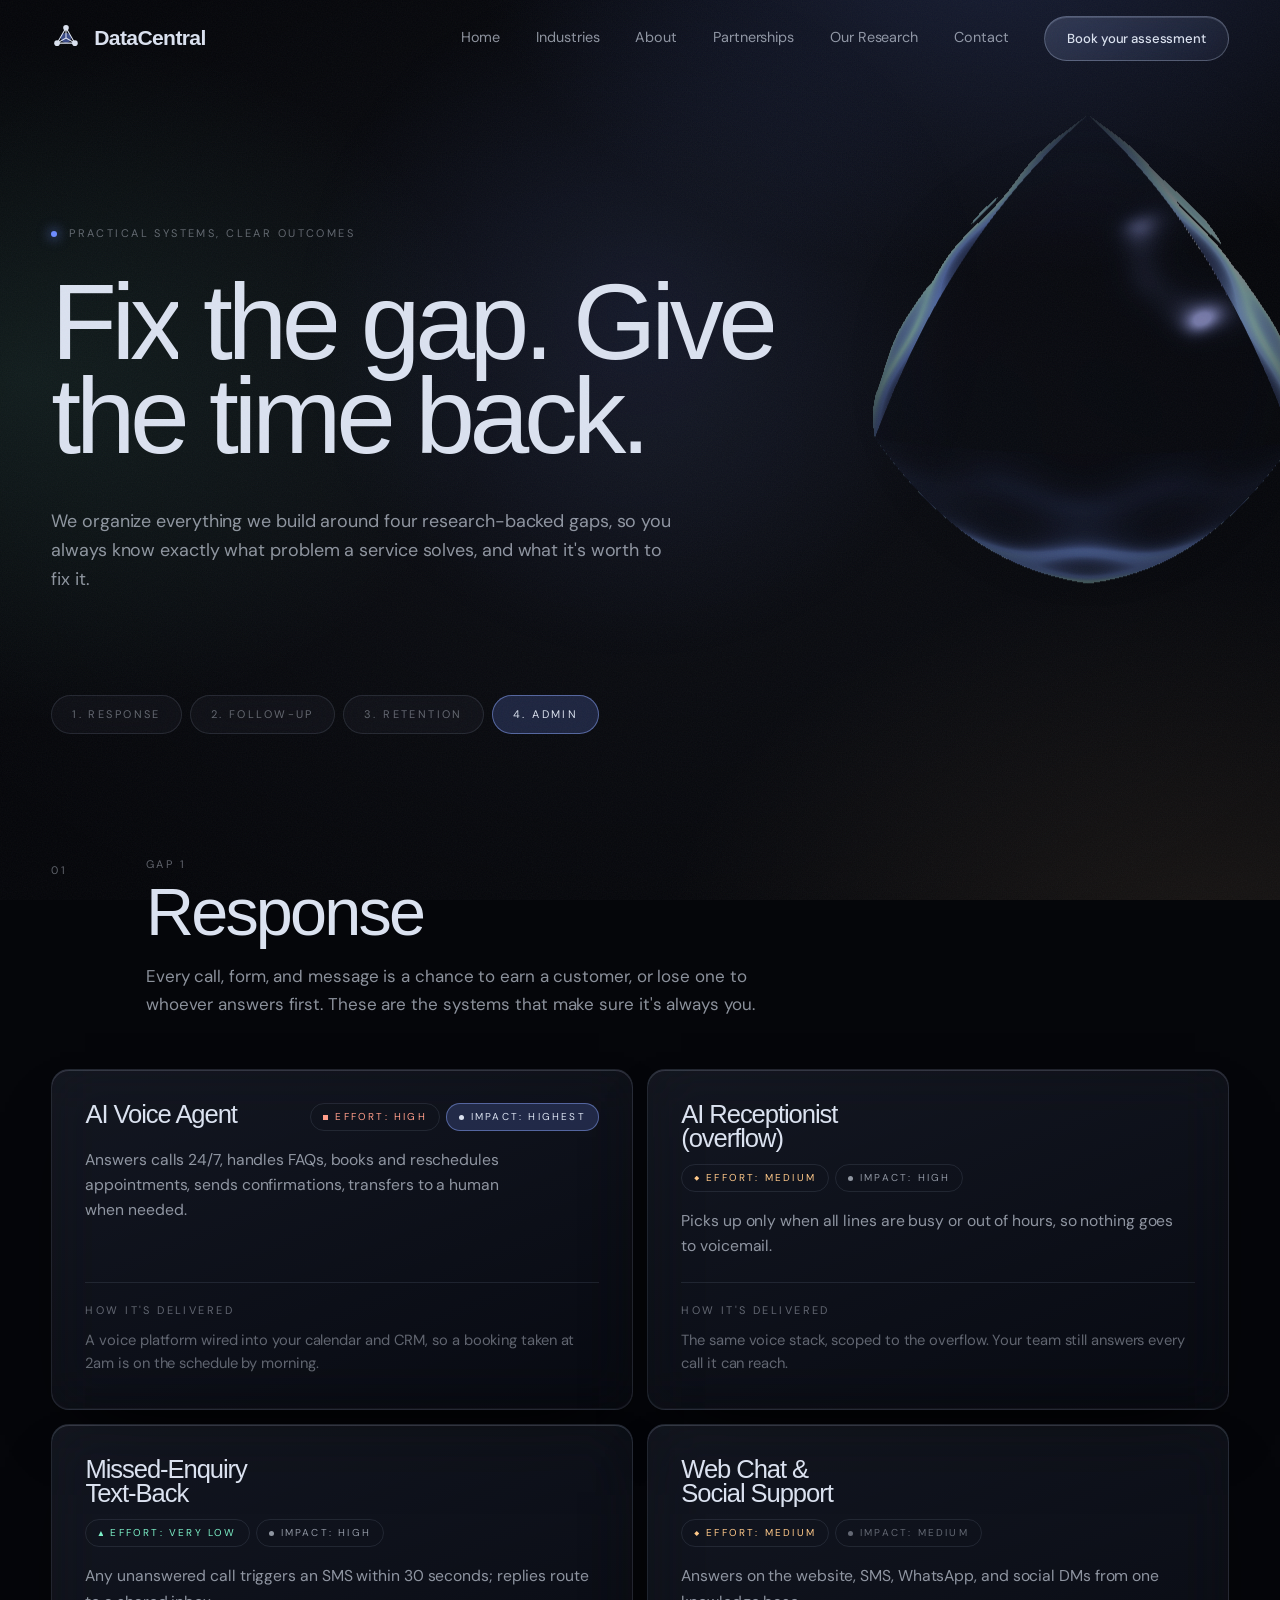
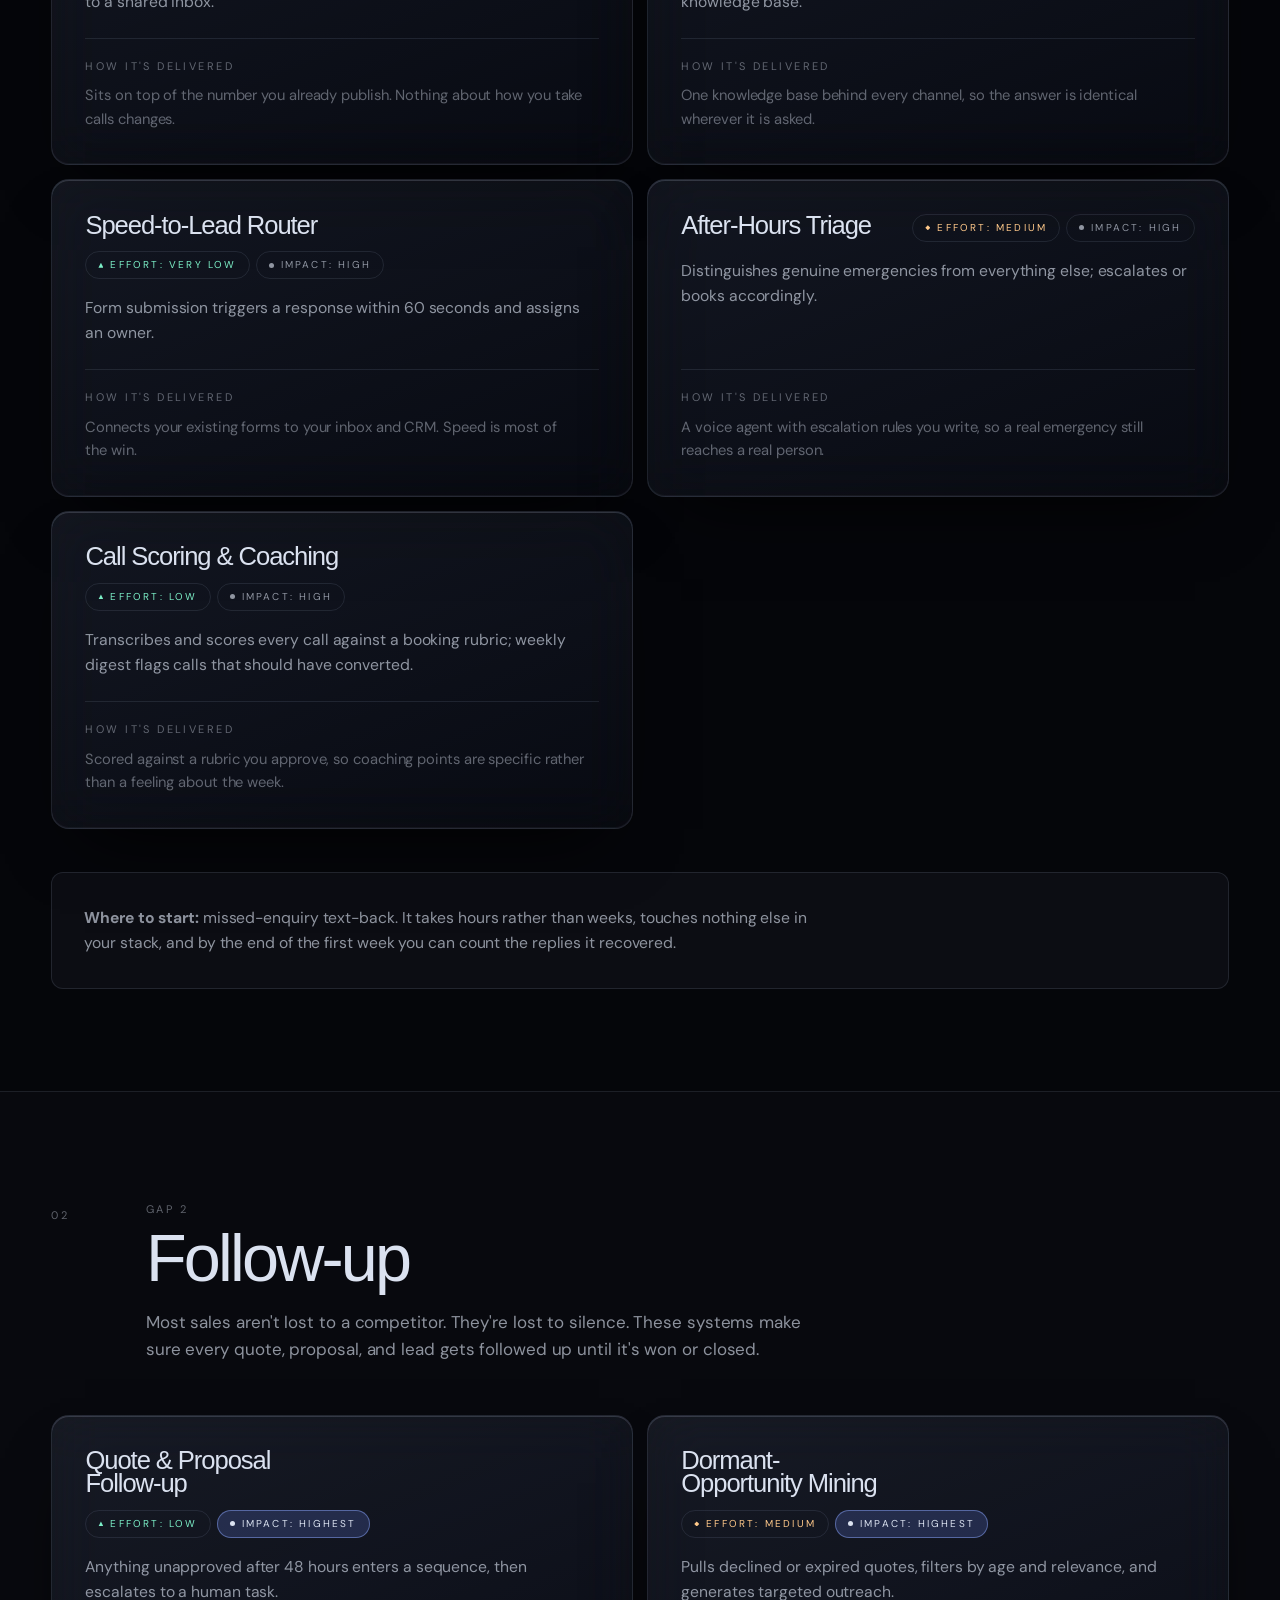
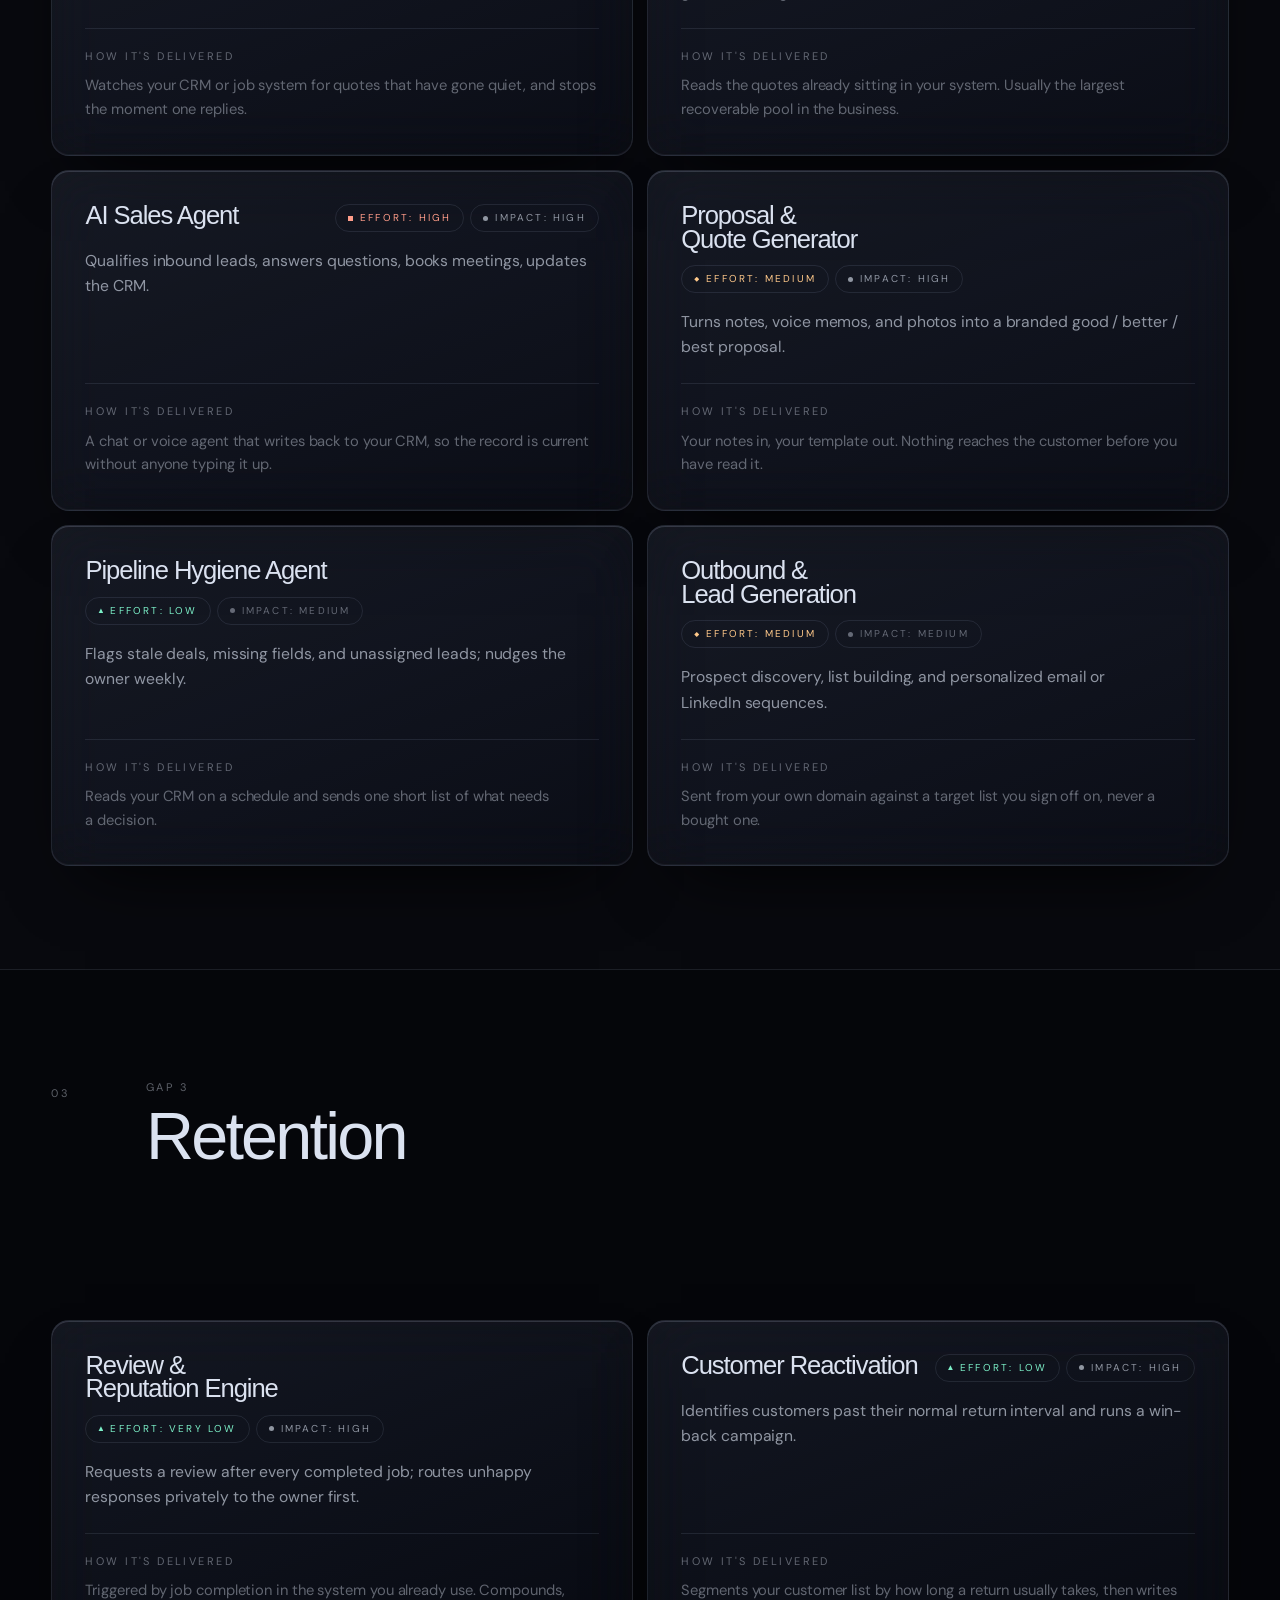
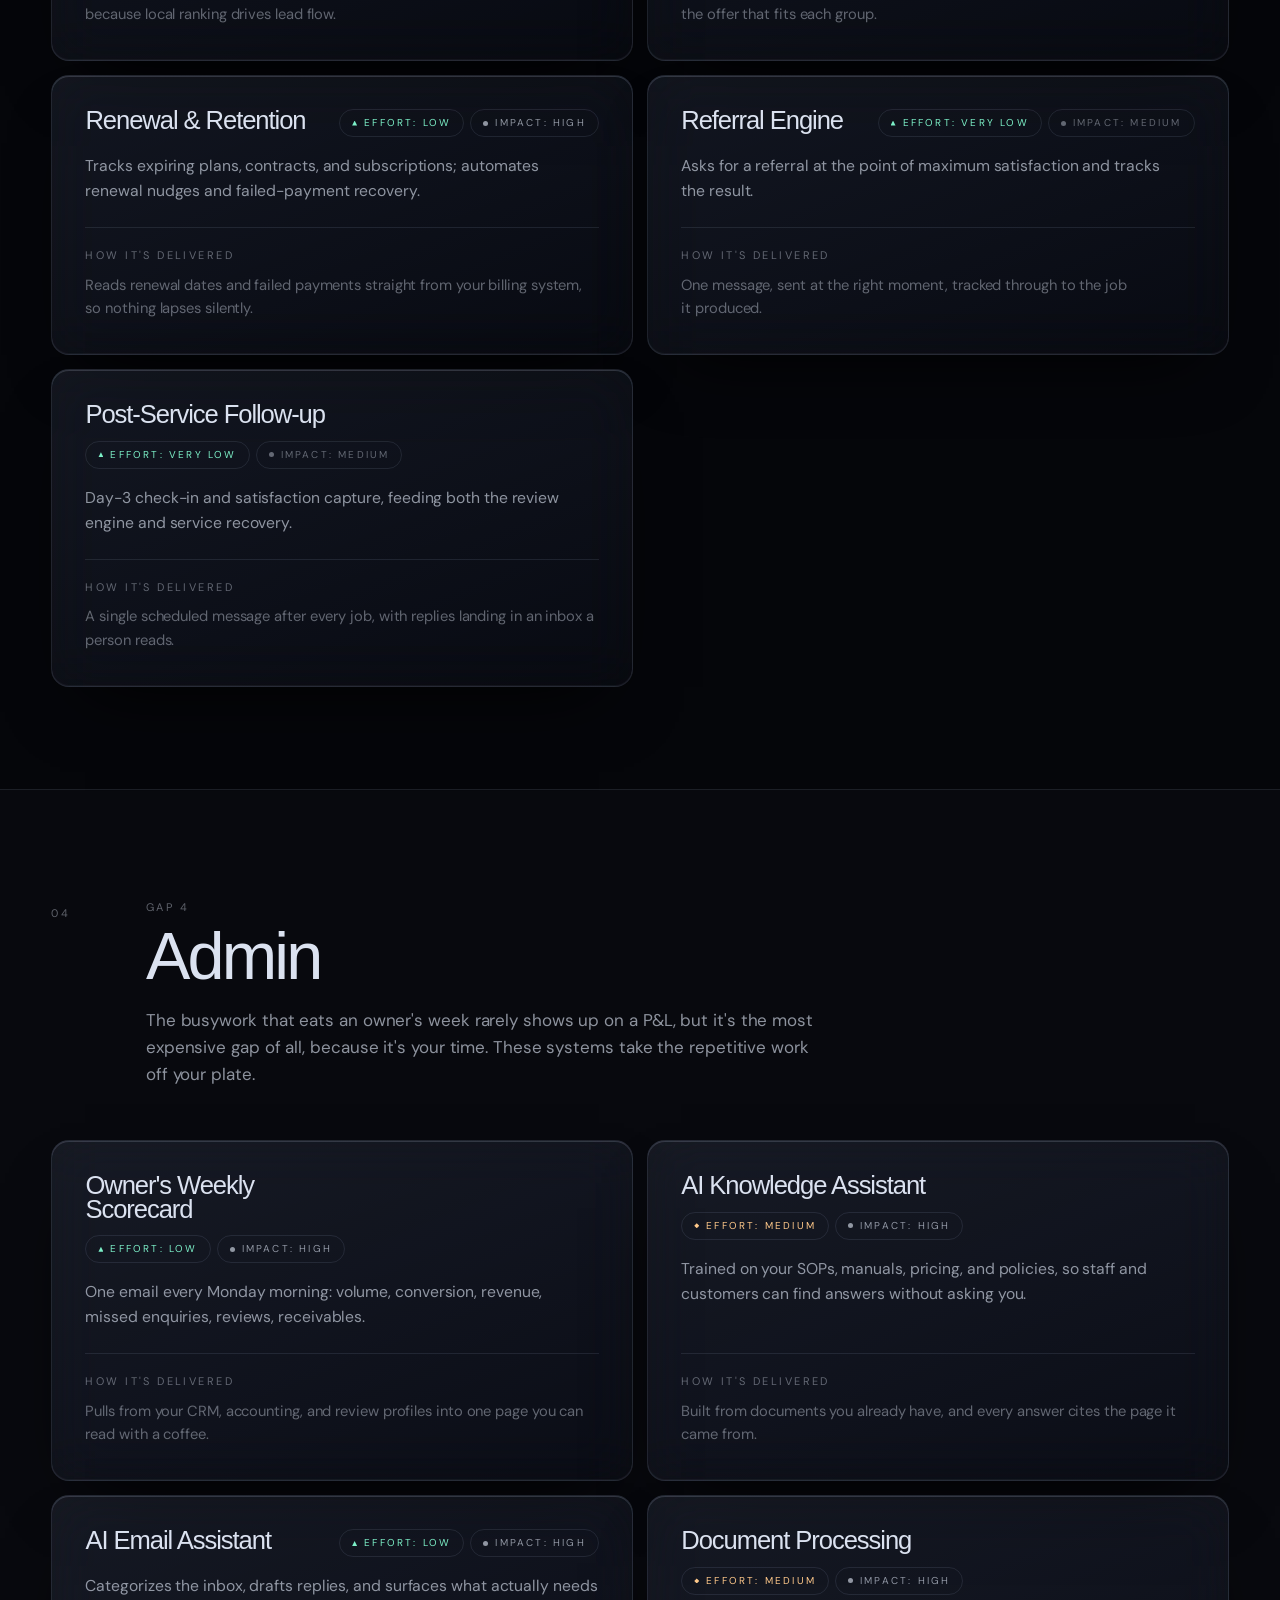
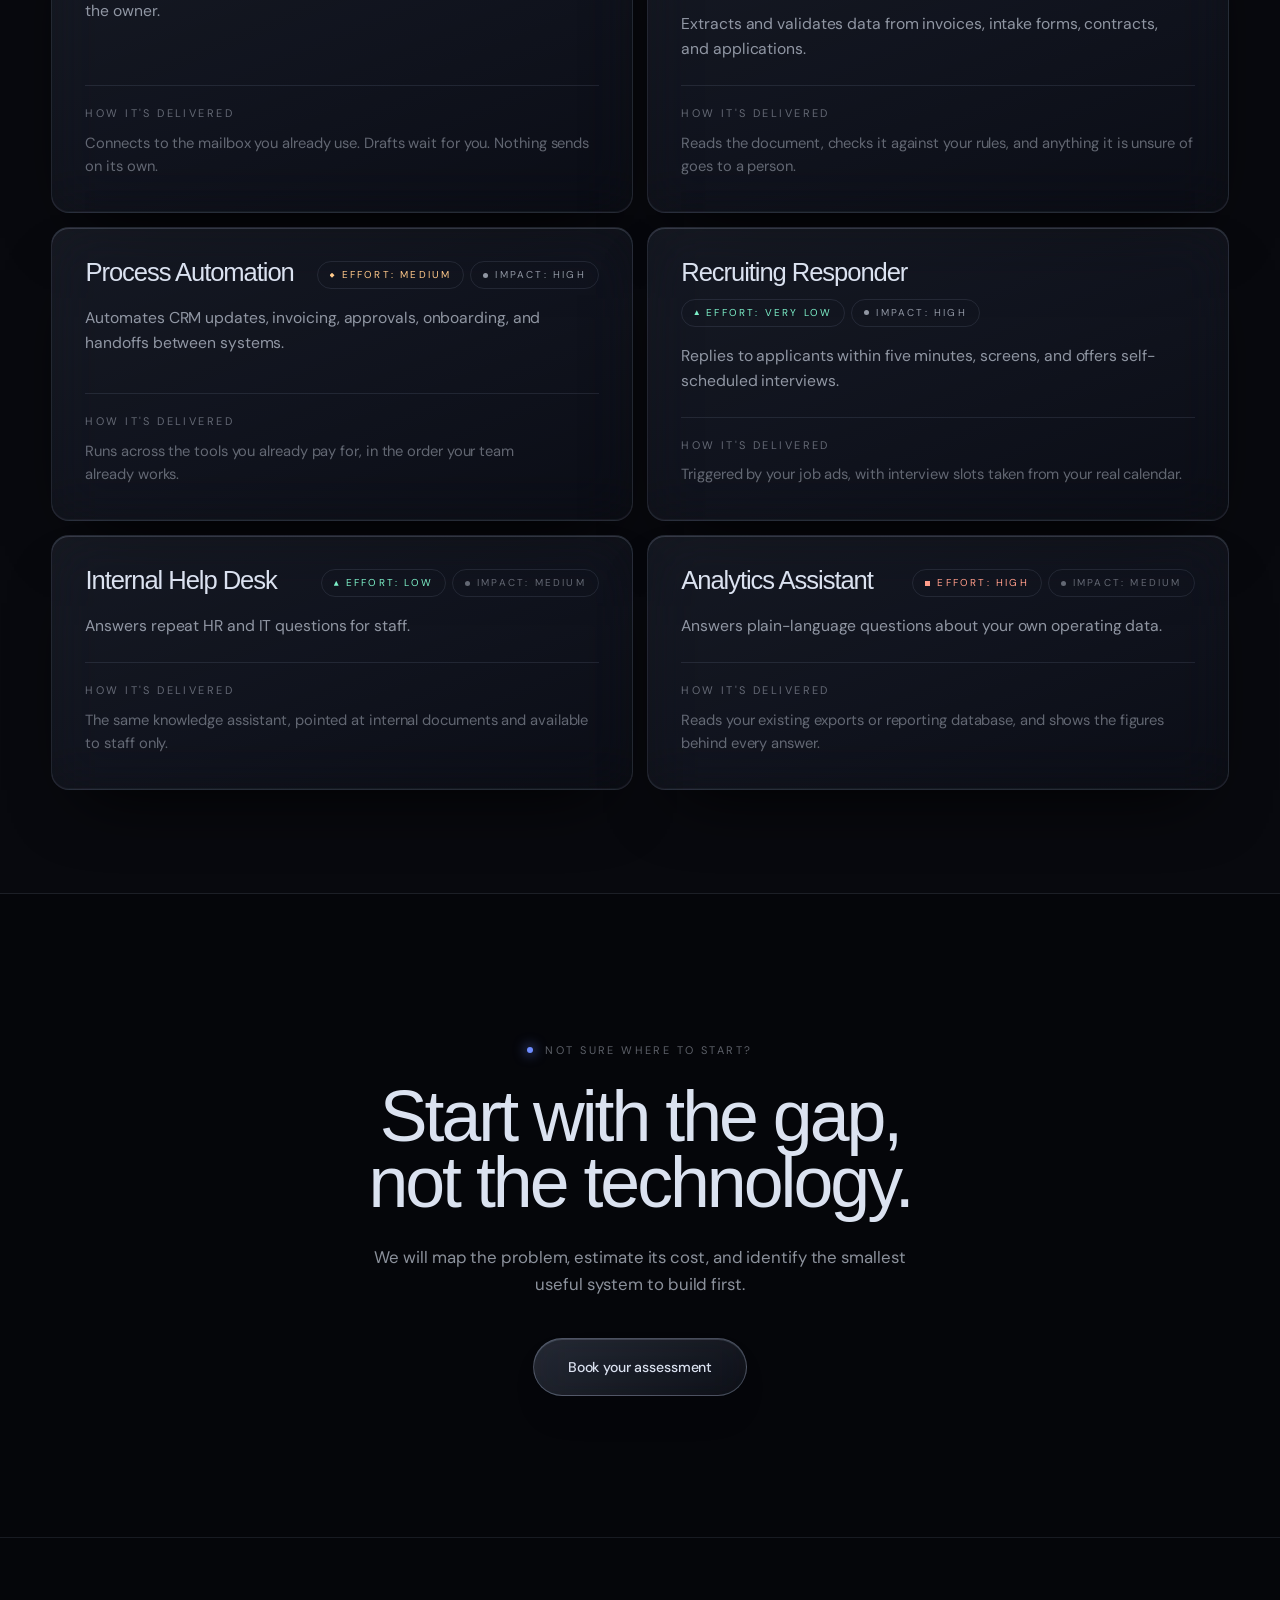
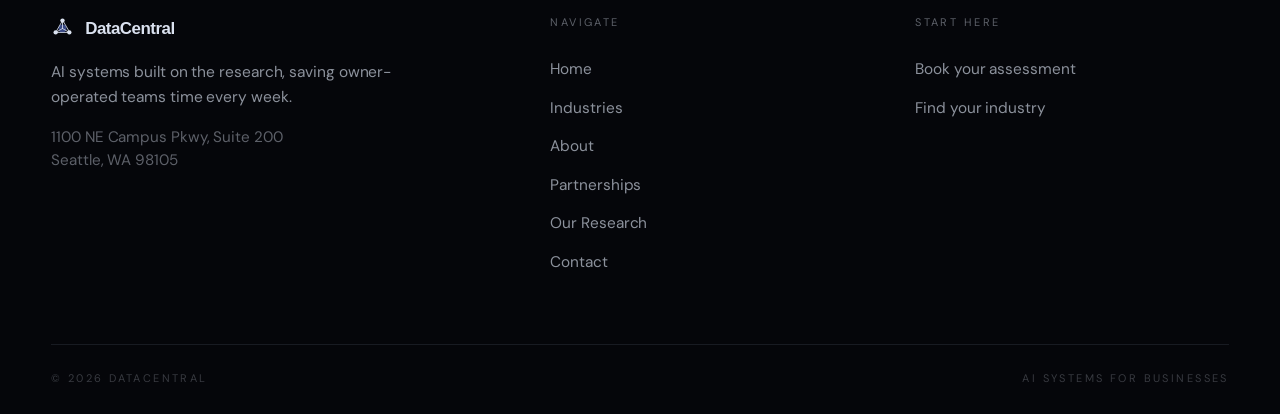
<file: services.html>
<!DOCTYPE html>
<html lang="en">
<head>
  <meta charset="UTF-8" />
  <meta name="viewport" content="width=device-width, initial-scale=1.0" />
  <title>Services | DataCentral</title>
  <meta name="description" content="Explore practical AI systems for response, follow-up, retention, and administration in businesses." />
  <meta name="theme-color" content="#05060a" />
  <link rel="icon" href="data:image/svg+xml,%3Csvg xmlns='http://www.w3.org/2000/svg' viewBox='0 0 32 32'%3E%3Crect width='32' height='32' rx='7' fill='%2305060a'/%3E%3Ccircle cx='16' cy='16.5' r='4.6' fill='%236d8cff' opacity='.55'/%3E%3Cg fill='none' stroke='%23f6f8fc' stroke-width='1.3' stroke-linecap='round' stroke-linejoin='round'%3E%3Cpath d='M16 7 7.8 21.2h16.4z'/%3E%3Cpath d='M16 7v9.5M16 16.5 7.8 21.2M16 16.5 24.2 21.2'/%3E%3C/g%3E%3Cg fill='%23f6f8fc'%3E%3Ccircle cx='16' cy='7' r='2.7'/%3E%3Ccircle cx='7.8' cy='21.2' r='2.7'/%3E%3Ccircle cx='24.2' cy='21.2' r='2.7'/%3E%3C/g%3E%3C/svg%3E" />
  <link rel="preconnect" href="https://api.fontshare.com" crossorigin />
  <link rel="preconnect" href="https://cdn.fontshare.com" crossorigin />
  <link rel="preconnect" href="https://fonts.googleapis.com" />
  <link rel="preconnect" href="https://fonts.gstatic.com" crossorigin />
  <link rel="stylesheet" href="https://api.fontshare.com/v2/css?f%5B%5D=switzer@400,500,600,700&display=swap" />
  <link rel="stylesheet" href="https://fonts.googleapis.com/css2?family=DM+Sans:wght@300;400;500&display=swap" />
  <link rel="stylesheet" href="style.css" />
  <script>
    document.documentElement.classList.add("js");
    // Decided here, not in main.js: by the time main.js runs the browser has
    // already painted a frame of the "000" curtain on every internal navigation.
    try {
      if (sessionStorage.getItem("dc-intro") === "1") {
        document.documentElement.classList.add("intro-done");
      }
    } catch (err) {}
  </script>
  <noscript><style>.preloader{display:none}</style></noscript>
</head>
<body>
  <div class="preloader" aria-hidden="true">
    <div class="preloader-brand">DataCentral</div>
    <div class="preloader-mark">000</div>
    <div class="preloader-bar"><span></span></div>
  </div>
  <a class="skip-link" href="#main">Skip to content</a>

  <header>
    <div class="nav-container">
      <a href="index.html" class="logo">
        <svg class="logo-mark" viewBox="0 0 32 32" aria-hidden="true" focusable="false">
          <circle class="logo-core" cx="16" cy="16" r="5.4" />
          <path class="logo-web" d="M16 5 6.47 21.5h19.06zM16 5v11M16 16 6.47 21.5M16 16 25.53 21.5" />
          <circle cx="16" cy="5" r="3" />
          <circle cx="6.47" cy="21.5" r="3" />
          <circle cx="25.53" cy="21.5" r="3" />
        </svg>
        DataCentral
      </a>
      <button class="nav-toggle" aria-label="Toggle navigation">
        <span></span><span></span><span></span>
      </button>
      <nav>
        <ul>
          <li><a href="index.html">Home</a></li>
          <li><a href="industries.html">Industries</a></li>
          <li><a href="about.html">About</a></li>
          <li><a href="partnerships.html">Partnerships</a></li>
          <li><a href="research.html">Our Research</a></li>
          <li><a href="contact.html">Contact</a></li>
        </ul>
      </nav>
      <div class="nav-actions">
        <a href="contact.html" class="btn btn-sm nav-cta">Book your assessment</a>
      </div>
    </div>
    <div class="scroll-progress" aria-hidden="true"></div>
  </header>

  <main id="main" class="services-page">
    <div class="page-header">
      <div class="page-canvas" data-crystal aria-hidden="true"></div>
      <span class="page-kicker" data-reveal>Practical systems, clear outcomes</span>
      <h1 data-reveal>Fix the gap. Give the time back.</h1>
      <p>We organize everything we build around four research-backed gaps, so you always know exactly what problem a service solves, and what it's worth to fix it.</p>
    </div>

    <nav class="jump-nav" aria-label="Jump to gap section">
      <a href="#leak-1">1. Response</a>
      <a href="#leak-2">2. Follow-up</a>
      <a href="#leak-3">3. Retention</a>
      <a href="#leak-4">4. Admin</a>
    </nav>

    <!-- Gap 1 - Response -->
    <section class="section service-group" id="leak-1">
      <div class="service-group-header" data-reveal>
        <span class="service-group-num">01</span>
        <div>
          <span class="service-group-eyebrow">Gap 1</span>
          <h2>Response</h2>
        </div>
      </div>
      <p class="service-group-intro" data-reveal>Every call, form, and message is a chance to earn a customer, or lose one to whoever answers first. These are the systems that make sure it's always you.</p>

      <div class="service-list">
        <div class="service-card glass" data-reveal>
          <div class="service-card-head">
            <h3>AI Voice Agent</h3>
            <div class="badge-group">
              <span class="badge badge-effort-high">Effort: High</span>
              <span class="badge badge-impact-highest">Impact: Highest</span>
            </div>
          </div>
          <p class="service-does">Answers calls 24/7, handles FAQs, books and reschedules appointments, sends confirmations, transfers to a human when needed.</p>
          <div class="service-delivery">
            <span class="service-delivery-label">How it's delivered</span>
            <p>A voice platform wired into your calendar and CRM, so a booking taken at 2am is on the schedule by morning.</p>
          </div>
        </div>

        <div class="service-card glass" data-reveal>
          <div class="service-card-head">
            <h3>AI Receptionist (overflow)</h3>
            <div class="badge-group">
              <span class="badge badge-effort-medium">Effort: Medium</span>
              <span class="badge badge-impact-high">Impact: High</span>
            </div>
          </div>
          <p class="service-does">Picks up only when all lines are busy or out of hours, so nothing goes to voicemail.</p>
          <div class="service-delivery">
            <span class="service-delivery-label">How it's delivered</span>
            <p>The same voice stack, scoped to the overflow. Your team still answers every call it can reach.</p>
          </div>
        </div>

        <div class="service-card glass" data-reveal>
          <div class="service-card-head">
            <h3>Missed-Enquiry Text-Back</h3>
            <div class="badge-group">
              <span class="badge badge-effort-verylow">Effort: Very Low</span>
              <span class="badge badge-impact-high">Impact: High</span>
            </div>
          </div>
          <p class="service-does">Any unanswered call triggers an SMS within 30 seconds; replies route to a shared inbox.</p>
          <div class="service-delivery">
            <span class="service-delivery-label">How it's delivered</span>
            <p>Sits on top of the number you already publish. Nothing about how you take calls changes.</p>
          </div>
        </div>

        <div class="service-card glass" data-reveal>
          <div class="service-card-head">
            <h3>Web Chat &amp; Social Support</h3>
            <div class="badge-group">
              <span class="badge badge-effort-medium">Effort: Medium</span>
              <span class="badge badge-impact-medium">Impact: Medium</span>
            </div>
          </div>
          <p class="service-does">Answers on the website, SMS, WhatsApp, and social DMs from one knowledge base.</p>
          <div class="service-delivery">
            <span class="service-delivery-label">How it's delivered</span>
            <p>One knowledge base behind every channel, so the answer is identical wherever it is asked.</p>
          </div>
        </div>

        <div class="service-card glass" data-reveal>
          <div class="service-card-head">
            <h3>Speed-to-Lead Router</h3>
            <div class="badge-group">
              <span class="badge badge-effort-verylow">Effort: Very Low</span>
              <span class="badge badge-impact-high">Impact: High</span>
            </div>
          </div>
          <p class="service-does">Form submission triggers a response within 60 seconds and assigns an owner.</p>
          <div class="service-delivery">
            <span class="service-delivery-label">How it's delivered</span>
            <p>Connects your existing forms to your inbox and CRM. Speed is most of the win.</p>
          </div>
        </div>

        <div class="service-card glass" data-reveal>
          <div class="service-card-head">
            <h3>After-Hours Triage</h3>
            <div class="badge-group">
              <span class="badge badge-effort-medium">Effort: Medium</span>
              <span class="badge badge-impact-high">Impact: High</span>
            </div>
          </div>
          <p class="service-does">Distinguishes genuine emergencies from everything else; escalates or books accordingly.</p>
          <div class="service-delivery">
            <span class="service-delivery-label">How it's delivered</span>
            <p>A voice agent with escalation rules you write, so a real emergency still reaches a real person.</p>
          </div>
        </div>

        <div class="service-card glass" data-reveal>
          <div class="service-card-head">
            <h3>Call Scoring &amp; Coaching</h3>
            <div class="badge-group">
              <span class="badge badge-effort-low">Effort: Low</span>
              <span class="badge badge-impact-high">Impact: High</span>
            </div>
          </div>
          <p class="service-does">Transcribes and scores every call against a booking rubric; weekly digest flags calls that should have converted.</p>
          <div class="service-delivery">
            <span class="service-delivery-label">How it's delivered</span>
            <p>Scored against a rubric you approve, so coaching points are specific rather than a feeling about the week.</p>
          </div>
        </div>
      </div>

      <div class="service-note" data-reveal>
        <p><strong>Where to start:</strong> missed-enquiry text-back. It takes hours rather than weeks, touches nothing else in your stack, and by the end of the first week you can count the replies it recovered.</p>
      </div>
    </section>

    <!-- Gap 2 - Follow-up -->
    <section class="section section-alt service-group" id="leak-2">
      <div class="service-group-header" data-reveal>
        <span class="service-group-num">02</span>
        <div>
          <span class="service-group-eyebrow">Gap 2</span>
          <h2>Follow-up</h2>
        </div>
      </div>
      <p class="service-group-intro" data-reveal>Most sales aren't lost to a competitor. They're lost to silence. These systems make sure every quote, proposal, and lead gets followed up until it's won or closed.</p>

      <div class="service-list">
        <div class="service-card glass" data-reveal>
          <div class="service-card-head">
            <h3>Quote &amp; Proposal Follow-up</h3>
            <div class="badge-group">
              <span class="badge badge-effort-low">Effort: Low</span>
              <span class="badge badge-impact-highest">Impact: Highest</span>
            </div>
          </div>
          <p class="service-does">Anything unapproved after 48 hours enters a sequence, then escalates to a human task.</p>
          <div class="service-delivery">
            <span class="service-delivery-label">How it's delivered</span>
            <p>Watches your CRM or job system for quotes that have gone quiet, and stops the moment one replies.</p>
          </div>
        </div>

        <div class="service-card glass" data-reveal>
          <div class="service-card-head">
            <h3>Dormant-Opportunity Mining</h3>
            <div class="badge-group">
              <span class="badge badge-effort-medium">Effort: Medium</span>
              <span class="badge badge-impact-highest">Impact: Highest</span>
            </div>
          </div>
          <p class="service-does">Pulls declined or expired quotes, filters by age and relevance, and generates targeted outreach.</p>
          <div class="service-delivery">
            <span class="service-delivery-label">How it's delivered</span>
            <p>Reads the quotes already sitting in your system. Usually the largest recoverable pool in the business.</p>
          </div>
        </div>

        <div class="service-card glass" data-reveal>
          <div class="service-card-head">
            <h3>AI Sales Agent</h3>
            <div class="badge-group">
              <span class="badge badge-effort-high">Effort: High</span>
              <span class="badge badge-impact-high">Impact: High</span>
            </div>
          </div>
          <p class="service-does">Qualifies inbound leads, answers questions, books meetings, updates the CRM.</p>
          <div class="service-delivery">
            <span class="service-delivery-label">How it's delivered</span>
            <p>A chat or voice agent that writes back to your CRM, so the record is current without anyone typing it up.</p>
          </div>
        </div>

        <div class="service-card glass" data-reveal>
          <div class="service-card-head">
            <h3>Proposal &amp; Quote Generator</h3>
            <div class="badge-group">
              <span class="badge badge-effort-medium">Effort: Medium</span>
              <span class="badge badge-impact-high">Impact: High</span>
            </div>
          </div>
          <p class="service-does">Turns notes, voice memos, and photos into a branded good / better / best proposal.</p>
          <div class="service-delivery">
            <span class="service-delivery-label">How it's delivered</span>
            <p>Your notes in, your template out. Nothing reaches the customer before you have read it.</p>
          </div>
        </div>

        <div class="service-card glass" data-reveal>
          <div class="service-card-head">
            <h3>Pipeline Hygiene Agent</h3>
            <div class="badge-group">
              <span class="badge badge-effort-low">Effort: Low</span>
              <span class="badge badge-impact-medium">Impact: Medium</span>
            </div>
          </div>
          <p class="service-does">Flags stale deals, missing fields, and unassigned leads; nudges the owner weekly.</p>
          <div class="service-delivery">
            <span class="service-delivery-label">How it's delivered</span>
            <p>Reads your CRM on a schedule and sends one short list of what needs a decision.</p>
          </div>
        </div>

        <div class="service-card glass" data-reveal>
          <div class="service-card-head">
            <h3>Outbound &amp; Lead Generation</h3>
            <div class="badge-group">
              <span class="badge badge-effort-medium">Effort: Medium</span>
              <span class="badge badge-impact-medium">Impact: Medium</span>
            </div>
          </div>
          <p class="service-does">Prospect discovery, list building, and personalized email or LinkedIn sequences.</p>
          <div class="service-delivery">
            <span class="service-delivery-label">How it's delivered</span>
            <p>Sent from your own domain against a target list you sign off on, never a bought one.</p>
          </div>
        </div>
      </div>
    </section>

    <!-- Gap 3 - Retention -->
    <section class="section service-group" id="leak-3">
      <div class="service-group-header" data-reveal>
        <span class="service-group-num">03</span>
        <div>
          <span class="service-group-eyebrow">Gap 3</span>
          <h2>Retention</h2>
        </div>
      </div>
      <p class="service-group-intro" data-reveal>It's far cheaper to keep a customer than to find a new one. These systems catch quiet churn before it happens, and turn happy customers into your best source of new business.</p>

      <div class="service-list">
        <div class="service-card glass" data-reveal>
          <div class="service-card-head">
            <h3>Review &amp; Reputation Engine</h3>
            <div class="badge-group">
              <span class="badge badge-effort-verylow">Effort: Very Low</span>
              <span class="badge badge-impact-high">Impact: High</span>
            </div>
          </div>
          <p class="service-does">Requests a review after every completed job; routes unhappy responses privately to the owner first.</p>
          <div class="service-delivery">
            <span class="service-delivery-label">How it's delivered</span>
            <p>Triggered by job completion in the system you already use. Compounds, because local ranking drives lead flow.</p>
          </div>
        </div>

        <div class="service-card glass" data-reveal>
          <div class="service-card-head">
            <h3>Customer Reactivation</h3>
            <div class="badge-group">
              <span class="badge badge-effort-low">Effort: Low</span>
              <span class="badge badge-impact-high">Impact: High</span>
            </div>
          </div>
          <p class="service-does">Identifies customers past their normal return interval and runs a win-back campaign.</p>
          <div class="service-delivery">
            <span class="service-delivery-label">How it's delivered</span>
            <p>Segments your customer list by how long a return usually takes, then writes the offer that fits each group.</p>
          </div>
        </div>

        <div class="service-card glass" data-reveal>
          <div class="service-card-head">
            <h3>Renewal &amp; Retention</h3>
            <div class="badge-group">
              <span class="badge badge-effort-low">Effort: Low</span>
              <span class="badge badge-impact-high">Impact: High</span>
            </div>
          </div>
          <p class="service-does">Tracks expiring plans, contracts, and subscriptions; automates renewal nudges and failed-payment recovery.</p>
          <div class="service-delivery">
            <span class="service-delivery-label">How it's delivered</span>
            <p>Reads renewal dates and failed payments straight from your billing system, so nothing lapses silently.</p>
          </div>
        </div>

        <div class="service-card glass" data-reveal>
          <div class="service-card-head">
            <h3>Referral Engine</h3>
            <div class="badge-group">
              <span class="badge badge-effort-verylow">Effort: Very Low</span>
              <span class="badge badge-impact-medium">Impact: Medium</span>
            </div>
          </div>
          <p class="service-does">Asks for a referral at the point of maximum satisfaction and tracks the result.</p>
          <div class="service-delivery">
            <span class="service-delivery-label">How it's delivered</span>
            <p>One message, sent at the right moment, tracked through to the job it produced.</p>
          </div>
        </div>

        <div class="service-card glass" data-reveal>
          <div class="service-card-head">
            <h3>Post-Service Follow-up</h3>
            <div class="badge-group">
              <span class="badge badge-effort-verylow">Effort: Very Low</span>
              <span class="badge badge-impact-medium">Impact: Medium</span>
            </div>
          </div>
          <p class="service-does">Day-3 check-in and satisfaction capture, feeding both the review engine and service recovery.</p>
          <div class="service-delivery">
            <span class="service-delivery-label">How it's delivered</span>
            <p>A single scheduled message after every job, with replies landing in an inbox a person reads.</p>
          </div>
        </div>
      </div>
    </section>

    <!-- Gap 4 - Admin -->
    <section class="section section-alt service-group" id="leak-4">
      <div class="service-group-header" data-reveal>
        <span class="service-group-num">04</span>
        <div>
          <span class="service-group-eyebrow">Gap 4</span>
          <h2>Admin</h2>
        </div>
      </div>
      <p class="service-group-intro" data-reveal>The busywork that eats an owner's week rarely shows up on a P&amp;L, but it's the most expensive gap of all, because it's your time. These systems take the repetitive work off your plate.</p>

      <div class="service-list">
        <div class="service-card glass" data-reveal>
          <div class="service-card-head">
            <h3>Owner's Weekly Scorecard</h3>
            <div class="badge-group">
              <span class="badge badge-effort-low">Effort: Low</span>
              <span class="badge badge-impact-high">Impact: High</span>
            </div>
          </div>
          <p class="service-does">One email every Monday morning: volume, conversion, revenue, missed enquiries, reviews, receivables.</p>
          <div class="service-delivery">
            <span class="service-delivery-label">How it's delivered</span>
            <p>Pulls from your CRM, accounting, and review profiles into one page you can read with a coffee.</p>
          </div>
        </div>

        <div class="service-card glass" data-reveal>
          <div class="service-card-head">
            <h3>AI Knowledge Assistant</h3>
            <div class="badge-group">
              <span class="badge badge-effort-medium">Effort: Medium</span>
              <span class="badge badge-impact-high">Impact: High</span>
            </div>
          </div>
          <p class="service-does">Trained on your SOPs, manuals, pricing, and policies, so staff and customers can find answers without asking you.</p>
          <div class="service-delivery">
            <span class="service-delivery-label">How it's delivered</span>
            <p>Built from documents you already have, and every answer cites the page it came from.</p>
          </div>
        </div>

        <div class="service-card glass" data-reveal>
          <div class="service-card-head">
            <h3>AI Email Assistant</h3>
            <div class="badge-group">
              <span class="badge badge-effort-low">Effort: Low</span>
              <span class="badge badge-impact-high">Impact: High</span>
            </div>
          </div>
          <p class="service-does">Categorizes the inbox, drafts replies, and surfaces what actually needs the owner.</p>
          <div class="service-delivery">
            <span class="service-delivery-label">How it's delivered</span>
            <p>Connects to the mailbox you already use. Drafts wait for you. Nothing sends on its own.</p>
          </div>
        </div>

        <div class="service-card glass" data-reveal>
          <div class="service-card-head">
            <h3>Document Processing</h3>
            <div class="badge-group">
              <span class="badge badge-effort-medium">Effort: Medium</span>
              <span class="badge badge-impact-high">Impact: High</span>
            </div>
          </div>
          <p class="service-does">Extracts and validates data from invoices, intake forms, contracts, and applications.</p>
          <div class="service-delivery">
            <span class="service-delivery-label">How it's delivered</span>
            <p>Reads the document, checks it against your rules, and anything it is unsure of goes to a person.</p>
          </div>
        </div>

        <div class="service-card glass" data-reveal>
          <div class="service-card-head">
            <h3>Process Automation</h3>
            <div class="badge-group">
              <span class="badge badge-effort-medium">Effort: Medium</span>
              <span class="badge badge-impact-high">Impact: High</span>
            </div>
          </div>
          <p class="service-does">Automates CRM updates, invoicing, approvals, onboarding, and handoffs between systems.</p>
          <div class="service-delivery">
            <span class="service-delivery-label">How it's delivered</span>
            <p>Runs across the tools you already pay for, in the order your team already works.</p>
          </div>
        </div>

        <div class="service-card glass" data-reveal>
          <div class="service-card-head">
            <h3>Recruiting Responder</h3>
            <div class="badge-group">
              <span class="badge badge-effort-verylow">Effort: Very Low</span>
              <span class="badge badge-impact-high">Impact: High</span>
            </div>
          </div>
          <p class="service-does">Replies to applicants within five minutes, screens, and offers self-scheduled interviews.</p>
          <div class="service-delivery">
            <span class="service-delivery-label">How it's delivered</span>
            <p>Triggered by your job ads, with interview slots taken from your real calendar.</p>
          </div>
        </div>

        <div class="service-card glass" data-reveal>
          <div class="service-card-head">
            <h3>Internal Help Desk</h3>
            <div class="badge-group">
              <span class="badge badge-effort-low">Effort: Low</span>
              <span class="badge badge-impact-medium">Impact: Medium</span>
            </div>
          </div>
          <p class="service-does">Answers repeat HR and IT questions for staff.</p>
          <div class="service-delivery">
            <span class="service-delivery-label">How it's delivered</span>
            <p>The same knowledge assistant, pointed at internal documents and available to staff only.</p>
          </div>
        </div>

        <div class="service-card glass" data-reveal>
          <div class="service-card-head">
            <h3>Analytics Assistant</h3>
            <div class="badge-group">
              <span class="badge badge-effort-high">Effort: High</span>
              <span class="badge badge-impact-medium">Impact: Medium</span>
            </div>
          </div>
          <p class="service-does">Answers plain-language questions about your own operating data.</p>
          <div class="service-delivery">
            <span class="service-delivery-label">How it's delivered</span>
            <p>Reads your existing exports or reporting database, and shows the figures behind every answer.</p>
          </div>
        </div>
      </div>
    </section>

    <section class="closing-cta">
      <span class="section-kicker" data-reveal>Not sure where to start?</span>
      <h2>Start with the gap, not the technology.</h2>
      <p>We will map the problem, estimate its cost, and identify the smallest useful system to build first.</p>
      <a href="contact.html" class="btn">Book your assessment</a>
    </section>
  </main>

  <footer>
    <div class="footer-container">
      <div class="footer-brand">
        <a href="index.html" class="logo">
          <svg class="logo-mark" viewBox="0 0 32 32" aria-hidden="true" focusable="false">
            <circle class="logo-core" cx="16" cy="16" r="5.4" />
            <path class="logo-web" d="M16 5 6.47 21.5h19.06zM16 5v11M16 16 6.47 21.5M16 16 25.53 21.5" />
            <circle cx="16" cy="5" r="3" />
            <circle cx="6.47" cy="21.5" r="3" />
            <circle cx="25.53" cy="21.5" r="3" />
          </svg>
          DataCentral
        </a>
        <p>AI systems built on the research, saving owner-operated teams time every week.</p>
        <address class="footer-address">
          <a href="https://maps.google.com/?q=1100+NE+Campus+Pkwy+Suite+200,+Seattle,+WA+98105" target="_blank" rel="noopener noreferrer">1100 NE Campus Pkwy, Suite 200<br />Seattle, WA 98105</a>
        </address>
      </div>
      <div>
        <h4>Navigate</h4>
        <ul>
          <li><a href="index.html">Home</a></li>
          <li><a href="industries.html">Industries</a></li>
          <li><a href="about.html">About</a></li>
          <li><a href="partnerships.html">Partnerships</a></li>
          <li><a href="research.html">Our Research</a></li>
          <li><a href="contact.html">Contact</a></li>
        </ul>
      </div>
      <div>
        <h4>Start here</h4>
        <ul>
          <li><a href="contact.html">Book your assessment</a></li>
          <li><a href="industries.html">Find your industry</a></li>
        </ul>
      </div>
    </div>
    <div class="footer-bottom">
      <span>&copy; 2026 DataCentral</span>
      <span>AI systems for businesses</span>
    </div>
  </footer>

  <script src="main.js"></script>
</body>
</html>
</file>
<file: style.css>
/* ==========================================================================
   DataCentral: visual system v2
   Direction: premium dark glass, finance-grade precision, AI-future light.
   Deep void ground, aurora light sources, refractive surfaces, oversized
   neo-grotesque display type, scroll-driven immersion.
   ========================================================================== */

/* ---------- 1. Tokens ---------- */
:root {
  color-scheme: dark;

  /* Ground: near-black with a cold cast, never flat #000 */
  --void: #05060a;
  --void-2: #080a11;
  --void-3: #0c0f18;

  /* Ink: deliberately short of white. Pure #f6f8fc on this ground is ~19:1
     and glares badly at display sizes, so the top end is a cool off-white. */
  --ink: #dbe2f0;
  --ink-2: rgba(219, 226, 240, 0.63);
  --ink-3: rgba(219, 226, 240, 0.41);
  --ink-4: rgba(219, 226, 240, 0.24);

  /* Spectrum: used as light, not as fill. Never colour alone for meaning. */
  --iris: #6d8cff;
  --iris-soft: rgba(109, 140, 255, 0.5);
  --mint: #7cf0c8;
  --amber: #ffc98a;
  --rose: #ff9d8a;

  /* Glass: tinted toward the aurora so surfaces refract rather than fog. */
  --glass-top: rgba(188, 208, 255, 0.085);
  --glass-bottom: rgba(188, 208, 255, 0.022);
  --glass-edge: rgba(198, 214, 255, 0.115);
  --glass-edge-lit: rgba(208, 222, 255, 0.28);
  --glass-highlight: rgba(212, 226, 255, 0.17);
  --hairline: rgba(198, 214, 255, 0.1);
  --hairline-soft: rgba(198, 214, 255, 0.055);

  /* Semantic: always paired with a text label */
  --pos: #7cf0c8;
  --mid: #ffc98a;
  --neg: #ff9d8a;

  /* Type */
  --display: "Switzer", "Helvetica Neue", -apple-system, BlinkMacSystemFont, Arial, sans-serif;
  --sans: "DM Sans", "Switzer", -apple-system, BlinkMacSystemFont, Arial, sans-serif;

  /* Measure */
  --shell: 1440px;
  --gutter: clamp(20px, 4vw, 64px);
  --bay: clamp(88px, 11vw, 200px);
  --head: 76px;

  /* Motion */
  --ease: cubic-bezier(0.16, 1, 0.3, 1);
  --ease-io: cubic-bezier(0.65, 0, 0.35, 1);

  --radius: 18px;
  --radius-sm: 12px;
  --radius-xs: 8px;
}

/* ---------- 1b. Cross-document page transitions ---------- */
/* Turns five separate documents into one continuous surface. Silently ignored
   by browsers without support. Navigation just cuts, as it did before. */
@view-transition {
  navigation: auto;
}

::view-transition-old(root) {
  animation: vt-out 0.34s var(--ease-io) both;
}

::view-transition-new(root) {
  animation: vt-in 0.46s var(--ease) both;
}

@keyframes vt-out {
  to {
    opacity: 0;
    transform: translateY(-14px);
  }
}

@keyframes vt-in {
  from {
    opacity: 0;
    transform: translateY(18px);
  }
}

@media (prefers-reduced-motion: reduce) {
  ::view-transition-old(root),
  ::view-transition-new(root) {
    animation: none;
  }
}

/* ---------- 2. Reset ---------- */
*,
*::before,
*::after {
  box-sizing: border-box;
  margin: 0;
  padding: 0;
}

html {
  scroll-behavior: smooth;
  scroll-padding-top: calc(var(--head) + 24px);
  -webkit-text-size-adjust: 100%;
  /* The hero crystal bleeds past the right edge on purpose. `clip` contains it
     without turning html into a scroll container, so sticky pins still work. */
  overflow-x: clip;
}

body {
  position: relative;
  min-height: 100%;
  font-family: var(--sans);
  font-size: 1.0625rem;
  line-height: 1.6;
  letter-spacing: -0.005em;
  color: var(--ink);
  background: var(--void);
  -webkit-font-smoothing: antialiased;
  /* `clip`, not `hidden`: `hidden` makes body a scroll container and kills
     position: sticky for the pinned panels and the services jump-nav. */
  overflow-x: clip;
}

/* Ambient aurora. Glass needs something behind it to refract. */
body::before {
  content: "";
  position: fixed;
  inset: 0;
  z-index: -2;
  background:
    radial-gradient(900px 640px at 78% -12%, rgba(109, 140, 255, 0.2), transparent 60%),
    radial-gradient(760px 560px at 2% 42%, rgba(124, 240, 200, 0.085), transparent 62%),
    radial-gradient(880px 620px at 94% 106%, rgba(255, 201, 138, 0.08), transparent 62%),
    radial-gradient(1200px 800px at 50% 50%, rgba(188, 208, 255, 0.045), transparent 70%),
    var(--void);
}

/* Scale stays above the translate distance so no edge is ever exposed. */
/* Pointer-tracked ambient light. --px/--py are written by main.js. Sits above
   the aurora but under the crystal, so the glass figure stays crisp. */
.ambient-glow {
  position: fixed;
  inset: 0;
  z-index: -2;
  pointer-events: none;
  background: radial-gradient(560px circle at var(--px, 50%) var(--py, 35%), rgba(109, 140, 255, 0.1), transparent 62%);
}

/* Film grain. */
body::after {
  content: "";
  position: fixed;
  inset: 0;
  z-index: 9997;
  pointer-events: none;
  opacity: 0.045;
  background-image: url("data:image/svg+xml,%3Csvg xmlns='http://www.w3.org/2000/svg' width='200' height='200'%3E%3Cfilter id='n'%3E%3CfeTurbulence type='fractalNoise' baseFrequency='0.8' numOctaves='4' stitchTiles='stitch'/%3E%3C/filter%3E%3Crect width='200' height='200' filter='url(%23n)'/%3E%3C/svg%3E");
}

h1,
h2,
h3,
h4 {
  font-family: var(--display);
  font-weight: 500;
  line-height: 0.92;
  letter-spacing: -0.042em;
  text-wrap: balance;
}

p {
  text-wrap: pretty;
}

a {
  color: inherit;
  text-decoration: none;
}

ol,
ul {
  list-style: none;
}

img {
  max-width: 100%;
  display: block;
}

::selection {
  background: rgba(109, 140, 255, 0.34);
  color: var(--ink);
}

:focus-visible {
  outline: 2px solid var(--iris);
  outline-offset: 4px;
  border-radius: 4px;
}

/* ---------- 3. Micro label ---------- */
.eyebrow,
.spec-label,
.cell-label,
.index-label,
.section-kicker,
.page-kicker,
.service-group-eyebrow,
.service-delivery-label,
.service-group-num,
.badge,
label,
.jump-nav a,
.footer-container h4,
.footer-bottom,
.stat-label,
.marquee-item,
.pin-num,
.process-list li > span,
.principles-grid article > span,
.contact-aside li span,
.industry-num,
.industry-panel-num,
.industry-start-label,
.industry-leaks dt i,
.about-chapter-label .tabular,
.about-refusals li > span,
.scroll-cue,
.rail-tag,
.step-num,
.thesis-fact span,
.ticker-item,
.faq-index,
.mode-card > span {
  font-family: var(--sans);
  font-size: 0.6875rem;
  font-weight: 400;
  letter-spacing: 0.22em;
  text-transform: uppercase;
  line-height: 1.4;
}

.eyebrow,
.section-kicker,
.page-kicker,
.index-label,
.service-group-eyebrow {
  display: inline-flex;
  align-items: center;
  gap: 12px;
  margin-bottom: clamp(22px, 2.6vw, 38px);
  color: var(--ink-3);
}

.eyebrow::before,
.section-kicker::before,
.page-kicker::before {
  content: "";
  width: 6px;
  height: 6px;
  border-radius: 50%;
  background: var(--iris);
  box-shadow: 0 0 12px 2px var(--iris-soft);
  flex: 0 0 auto;
}

.tabular,
.stat-value,
.pin-num,
.service-group-num,
.step-num,
.industry-num,
.industry-panel-num,
.industry-leaks dt i,
.faq-index {
  font-variant-numeric: tabular-nums;
  font-feature-settings: "tnum";
}

.skip-link {
  position: fixed;
  top: 14px;
  left: 14px;
  z-index: 9996;
  padding: 13px 24px;
  border-radius: 999px;
  background: var(--iris);
  color: #05060a;
  font-size: 0.8rem;
  font-weight: 600;
  transform: translateY(-200%);
  transition: transform 0.4s var(--ease);
}

.skip-link:focus-visible {
  transform: none;
}

/* ---------- 4. Glass primitive ---------- */
.glass {
  position: relative;
  isolation: isolate;
  overflow: hidden;
  background: linear-gradient(158deg, var(--glass-top), var(--glass-bottom));
  backdrop-filter: blur(26px) saturate(1.7);
  -webkit-backdrop-filter: blur(26px) saturate(1.7);
  border: 1px solid var(--glass-edge);
  border-radius: var(--radius);
  box-shadow:
    inset 0 1px 0 var(--glass-highlight),
    inset 0 -1px 0 rgba(188, 208, 255, 0.05),
    0 34px 70px -34px rgba(0, 0, 0, 0.95);
  /* `translate` carries the hover lift, not `transform`: the reveal system owns
     `transform`, and `.is-in { transform: none }` outranks any :hover rule. */
  transition: border-color 0.5s var(--ease), translate 0.6s var(--ease), box-shadow 0.5s var(--ease),
    rotate 0.5s var(--ease);
}

/* Card tilt. main.js writes the `rotate` property directly, which the browser
   applies before `transform`, so a card's hover lift and a button's magnetic
   `translate` all compose instead of overwriting each other. */
.modes-grid,
.stats-grid,
.service-list,
.rail {
  perspective: 1600px;
}

/* Pointer-tracked sheen. --mx/--my are written by main.js. */
.glass::after {
  content: "";
  position: absolute;
  inset: 0;
  z-index: -1;
  opacity: 0;
  pointer-events: none;
  background: radial-gradient(360px circle at var(--mx, 50%) var(--my, 50%), rgba(140, 165, 255, 0.16), transparent 62%);
  transition: opacity 0.5s var(--ease);
}

.glass:hover {
  border-color: var(--glass-edge-lit);
  box-shadow:
    inset 0 1px 0 var(--glass-highlight),
    inset 0 -1px 0 rgba(188, 208, 255, 0.05),
    0 44px 90px -40px rgba(0, 0, 0, 1);
}

.glass:hover::after {
  opacity: 1;
}

/* ---------- 5. Preloader ---------- */
.preloader {
  position: fixed;
  inset: 0;
  z-index: 9999;
  display: grid;
  grid-template-rows: auto 1fr auto;
  gap: 24px;
  padding: var(--gutter);
  background: var(--void);
  transition: transform 1s var(--ease);
  animation: preloader-failsafe 0s linear 7s forwards;
}

.preloader.is-done {
  transform: translateY(-101%);
}

/* Failsafes: never let the curtain trap the page if JS is off or throws. */
html:not(.js) .preloader,
html.intro-done .preloader {
  display: none;
}

@keyframes preloader-failsafe {
  to {
    transform: translateY(-101%);
    visibility: hidden;
  }
}

.preloader-brand {
  font-size: 0.6875rem;
  font-weight: 400;
  letter-spacing: 0.22em;
  text-transform: uppercase;
  color: var(--ink-3);
}

.preloader-mark {
  align-self: center;
  justify-self: center;
  font-family: var(--display);
  font-size: clamp(3.4rem, 15vw, 12rem);
  font-weight: 500;
  letter-spacing: -0.06em;
  line-height: 1;
  font-variant-numeric: tabular-nums;
}

.preloader-bar {
  height: 1px;
  background: var(--hairline);
}

.preloader-bar span {
  display: block;
  height: 100%;
  width: 0;
  background: linear-gradient(90deg, var(--iris), var(--ink));
  transition: width 0.25s linear;
}

/* ---------- 6. Reveal ---------- */
/* The revealed state is an animation, not a transition. A `transition` here
   would be the winning declaration for the whole element, silently replacing
   the hover transitions each card sets for itself. */
.js [data-reveal] {
  opacity: 0;
  transform: translateY(26px);
}

.js [data-reveal].is-in {
  animation: reveal-in 1s var(--ease) both;
}

@keyframes reveal-in {
  from {
    opacity: 0;
    transform: translateY(26px);
  }
  to {
    opacity: 1;
    transform: none;
  }
}

/* The extra padding is descender room: at hero sizes a `g` or `q` was being
   clipped by the overflow that makes the line-mask reveal work. */
.line {
  display: block;
  overflow: hidden;
  padding-bottom: 0.26em;
  margin-bottom: -0.26em;
}

.line > span {
  display: block;
  will-change: transform;
}

.js [data-lines] .line > span {
  transform: translateY(108%);
  transition: transform 1.15s var(--ease);
}

.js [data-lines].is-in .line > span {
  transform: none;
}

.js [data-lines].is-in .line:nth-child(2) > span {
  transition-delay: 0.09s;
}

.js [data-lines].is-in .line:nth-child(3) > span {
  transition-delay: 0.18s;
}

.js [data-lines].is-in .line:nth-child(4) > span {
  transition-delay: 0.27s;
}

/* Word masks. main.js rebuilds plain headings into these, trading the block
   fade of [data-reveal] for type rising out of its own line box. */
.word {
  display: inline-block;
  overflow: hidden;
  vertical-align: top;
  padding-bottom: 0.16em;
  margin-bottom: -0.16em;
}

.js [data-words] .word > span {
  display: inline-block;
  transform: translateY(112%);
  transition: transform 1.05s var(--ease);
  transition-delay: calc(var(--w, 0) * 42ms);
}

.js [data-words].is-in .word > span {
  transform: none;
}

/* The `js` class is set in the document head so the preloader can avoid a
   flash. If main.js does not arrive, make the hidden reveal content usable
   when the preloader's own seven-second failsafe clears the screen. */
@keyframes reveal-failsafe {
  to {
    opacity: 1;
    transform: none;
  }
}

.js:not(.script-ready) [data-reveal],
.js:not(.script-ready) [data-lines] .line > span {
  animation: reveal-failsafe 0s linear 7s forwards;
}

@media (prefers-reduced-motion: reduce) {
  html {
    scroll-behavior: auto;
  }

  .js [data-reveal],
  .js [data-lines] .line > span,
  .js [data-words] .word > span {
    opacity: 1;
    transform: none;
    transition: none;
  }

  .preloader,
  .hero-canvas,
  .page-canvas {
    display: none;
  }

  *,
  *::before,
  *::after {
    animation: none !important;
    transition-duration: 0.01ms !important;
  }
}

/* ---------- 8. Header ---------- */
/* Direct-child scoped: `header` alone also caught the <header> inside cards
   and made them fixed page furniture. */
body > header {
  position: fixed;
  top: 0;
  left: 0;
  right: 0;
  z-index: 200;
  transition: background 0.5s var(--ease), border-color 0.5s var(--ease), backdrop-filter 0.5s var(--ease);
  border-bottom: 1px solid transparent;
}

header.is-stuck {
  background: rgba(5, 6, 10, 0.62);
  backdrop-filter: blur(22px) saturate(1.6);
  -webkit-backdrop-filter: blur(22px) saturate(1.6);
  border-bottom-color: var(--hairline);
}

.scroll-progress {
  position: absolute;
  left: 0;
  bottom: -1px;
  height: 1px;
  width: 100%;
  transform: scaleX(var(--progress, 0));
  transform-origin: 0 50%;
  background: linear-gradient(90deg, var(--iris), var(--mint));
  opacity: 0;
  transition: opacity 0.5s var(--ease);
}

header.is-stuck .scroll-progress {
  opacity: 1;
}

.nav-container {
  position: relative;
  max-width: var(--shell);
  margin: 0 auto;
  display: flex;
  align-items: center;
  gap: 20px;
  min-height: var(--head);
  padding: 0 var(--gutter);
}

.logo {
  display: inline-flex;
  align-items: center;
  gap: 11px;
  margin-right: auto;
  font-family: var(--display);
  font-size: 1.06rem;
  font-weight: 600;
  letter-spacing: -0.03em;
}

.logo-mark {
  width: 23px;
  height: 23px;
  flex: 0 0 auto;
  fill: currentColor;
  animation: pulse 3.4s var(--ease-io) infinite;
  transition: rotate 0.9s var(--ease);
}

header .logo {
  gap: 13px;
  font-size: 1.32rem;
}

header .logo-mark {
  width: 30px;
  height: 30px;
}

/* A third of a turn maps the mark exactly onto itself. */
.logo:hover .logo-mark {
  rotate: 120deg;
}

.logo-core {
  fill: var(--iris);
  opacity: 0.5;
}

.logo-web {
  fill: none;
  stroke: currentColor;
  stroke-width: 1.15;
  stroke-linecap: round;
  stroke-linejoin: round;
}

@keyframes pulse {
  0%, 100% { filter: drop-shadow(0 0 6px rgba(109, 140, 255, 0.42)); }
  50% { filter: drop-shadow(0 0 13px rgba(109, 140, 255, 0.72)); }
}

header nav ul {
  display: flex;
  align-items: center;
  gap: 4px;
}

header nav ul li a {
  position: relative;
  display: inline-block;
  padding: 10px 16px;
  font-size: 0.9rem;
  font-weight: 400;
  color: var(--ink-2);
  transition: color 0.35s var(--ease);
}

header nav ul li a::before {
  content: "";
  position: absolute;
  inset: 4px 8px;
  border-radius: 999px;
  background: rgba(188, 208, 255, 0.1);
  opacity: 0;
  transform: scale(0.9);
  transition: opacity 0.35s var(--ease), transform 0.35s var(--ease);
}

header nav ul li a:hover,
header nav ul li a.active {
  color: var(--ink);
}

header nav ul li a:hover::before,
header nav ul li a.active::before {
  opacity: 1;
  transform: none;
}

.nav-actions {
  display: flex;
  align-items: center;
  gap: 12px;
}

.nav-toggle {
  display: none;
  flex-direction: column;
  justify-content: center;
  gap: 6px;
  width: 34px;
  height: 34px;
  border: 0;
  background: none;
  cursor: pointer;
}

.nav-toggle span {
  height: 1.5px;
  background: var(--ink);
  border-radius: 2px;
  transition: transform 0.4s var(--ease), opacity 0.2s var(--ease);
}

.nav-toggle[aria-expanded="true"] span:nth-child(1) {
  transform: translateY(7.5px) rotate(45deg);
}

.nav-toggle[aria-expanded="true"] span:nth-child(2) {
  opacity: 0;
}

.nav-toggle[aria-expanded="true"] span:nth-child(3) {
  transform: translateY(-7.5px) rotate(-45deg);
}

/* ---------- 9. Buttons ---------- */
/* Magnetism is applied through --mag-x/--mag-y so hover transforms still compose. */
.btn {
  position: relative;
  /* isolate: without it the -1 layer below paints behind the button's own
     background and the gradient never shows. */
  isolation: isolate;
  display: inline-flex;
  align-items: center;
  justify-content: center;
  gap: 10px;
  padding: 17px 34px;
  border: 1px solid var(--glass-edge-lit);
  border-radius: 999px;
  background: linear-gradient(150deg, rgba(196, 214, 255, 0.17), rgba(196, 214, 255, 0.05));
  backdrop-filter: blur(20px) saturate(1.6);
  -webkit-backdrop-filter: blur(20px) saturate(1.6);
  color: var(--ink);
  font-family: var(--sans);
  font-size: 0.88rem;
  font-weight: 500;
  letter-spacing: -0.01em;
  cursor: pointer;
  overflow: hidden;
  translate: var(--mag-x, 0) var(--mag-y, 0);
  box-shadow: inset 0 1px 0 var(--glass-highlight), 0 20px 44px -26px rgba(0, 0, 0, 0.95);
  transition: border-color 0.45s var(--ease), color 0.45s var(--ease),
    translate 0.35s var(--ease), box-shadow 0.45s var(--ease);
}

.btn::before {
  content: "";
  position: absolute;
  inset: 0;
  z-index: -1;
  background: linear-gradient(120deg, var(--iris), var(--mint));
  opacity: 0;
  transition: opacity 0.45s var(--ease);
}

.btn:hover {
  border-color: rgba(140, 168, 255, 0.55);
  box-shadow: inset 0 1px 0 var(--glass-highlight), 0 0 46px -10px var(--iris-soft);
}

.btn:hover::before {
  opacity: 0.26;
}

.btn-sm {
  padding: 11px 22px;
  font-size: 0.82rem;
}

.btn-ghost,
.btn-outline {
  background: rgba(188, 208, 255, 0.045);
  border-color: var(--glass-edge);
}

.btn-ghost:hover,
.btn-outline:hover {
  border-color: var(--glass-edge-lit);
}

.link-arrow {
  display: inline-flex;
  align-items: center;
  gap: 12px;
  font-size: 0.95rem;
  font-weight: 400;
  color: var(--ink-2);
  transition: color 0.35s var(--ease);
}

.link-arrow span {
  display: grid;
  place-items: center;
  width: 34px;
  height: 34px;
  border: 1px solid var(--glass-edge);
  border-radius: 50%;
  translate: var(--mag-x, 0) var(--mag-y, 0);
  transition: transform 0.45s var(--ease), translate 0.35s var(--ease), background 0.35s var(--ease),
    color 0.35s var(--ease), border-color 0.35s var(--ease);
}

.link-arrow:hover {
  color: var(--ink);
}

.link-arrow:hover span {
  transform: translateX(5px);
  background: rgba(109, 140, 255, 0.22);
  border-color: rgba(140, 168, 255, 0.5);
  color: var(--ink);
}

/* ---------- 10. Shell ---------- */
main {
  min-height: 60vh;
}

.section {
  max-width: var(--shell);
  margin: 0 auto;
  padding: var(--bay) var(--gutter);
}

.section-alt {
  max-width: none;
  border-block: 1px solid var(--hairline);
  background: rgba(188, 208, 255, 0.018);
}

.section-alt > * {
  max-width: var(--shell);
  margin-inline: auto;
}

.section-head {
  display: grid;
  grid-template-columns: minmax(0, 7fr) minmax(0, 5fr);
  gap: clamp(28px, 5vw, 88px);
  align-items: end;
  margin-bottom: clamp(48px, 6vw, 88px);
}

.section-title,
.section-head h2 {
  font-size: clamp(2.4rem, 6vw, 5.4rem);
  max-width: 16ch;
}

.section-lede {
  max-width: 46ch;
  color: var(--ink-2);
  font-size: 1.05rem;
}

/* ---------- 11. Hero ---------- */
.hero {
  position: relative;
  display: flex;
  flex-direction: column;
  justify-content: flex-end;
  min-height: 100svh;
  max-width: var(--shell);
  margin: 0 auto;
  padding: 140px var(--gutter) clamp(36px, 4vw, 56px);
}

/* WebGL crystal. Sits behind the type, never intercepts pointer events. */
.hero-canvas {
  position: absolute;
  top: 40%;
  right: -12%;
  z-index: -1;
  width: min(44vw, 620px);
  aspect-ratio: 1;
  transform: translateY(-50%);
  pointer-events: none;
  opacity: 0;
  transition: opacity 1.6s var(--ease);
  /* Radial keeps the crystal from ending on a hard edge; the linear fades the
     side that runs under the headline so type always stays first. Both spellings
     carry both layers: a lone `-webkit-mask-image` after the standard property
     is an alias for it in Blink and silently drops the second layer. */
  -webkit-mask-image: radial-gradient(closest-side, #000 58%, transparent 100%),
    linear-gradient(90deg, transparent 0%, #000 46%);
  mask-image: radial-gradient(closest-side, #000 58%, transparent 100%),
    linear-gradient(90deg, transparent 0%, #000 46%);
  -webkit-mask-composite: source-in;
  mask-composite: intersect;
}

@supports not (mask-composite: intersect) {
  .hero-canvas {
    -webkit-mask-image: radial-gradient(closest-side, #000 58%, transparent 100%);
    mask-image: radial-gradient(closest-side, #000 58%, transparent 100%);
  }
}

.hero-canvas.is-live {
  opacity: 1;
}

.hero-canvas canvas {
  width: 100%;
  height: 100%;
  display: block;
}

.hero-body {
  position: relative;
  flex: 1;
  display: flex;
  flex-direction: column;
  justify-content: center;
}

.hero h1 {
  font-size: clamp(2.6rem, 9vw, 9.5rem);
  line-height: 0.86;
  letter-spacing: -0.052em;
  margin-bottom: clamp(32px, 4vw, 56px);
}

.hero h1 .dim {
  color: var(--ink-3);
}

.hero h1 .glow {
  background: linear-gradient(100deg, var(--ink) 8%, var(--iris) 42%, var(--mint) 62%, var(--ink) 96%);
  background-size: 240% 100%;
  -webkit-background-clip: text;
  background-clip: text;
  color: transparent;
  animation: glow-drift 11s var(--ease-io) infinite;
}

@keyframes glow-drift {
  0%, 100% {
    background-position: 0% 50%;
  }
  50% {
    background-position: 100% 50%;
  }
}

.hero-lower {
  display: grid;
  grid-template-columns: minmax(0, 6fr) minmax(0, 6fr);
  gap: clamp(28px, 5vw, 80px);
  align-items: end;
}

.hero-lede {
  max-width: 42ch;
  font-size: clamp(1.05rem, 1.4vw, 1.24rem);
  color: var(--ink-2);
}

.hero-actions {
  display: flex;
  align-items: center;
  flex-wrap: wrap;
  gap: 18px 28px;
}

.hero-foot {
  display: flex;
  align-items: flex-end;
  justify-content: space-between;
  gap: 24px;
  margin-top: clamp(56px, 7vw, 104px);
  padding-top: 22px;
  border-top: 1px solid var(--hairline);
}

.hero-foot p {
  max-width: 44ch;
  font-size: 0.88rem;
  color: var(--ink-3);
}

.scroll-cue {
  display: inline-flex;
  align-items: center;
  gap: 10px;
  color: var(--ink-3);
  white-space: nowrap;
}

.scroll-cue::after {
  content: "";
  width: 1px;
  height: 34px;
  background: linear-gradient(var(--ink-3), transparent);
  animation: cue 2.4s var(--ease-io) infinite;
}

@keyframes cue {
  0%, 100% { transform: scaleY(0.35); transform-origin: top; opacity: 0.4; }
  50% { transform: scaleY(1); transform-origin: top; opacity: 1; }
}

/* The hero recedes as the page moves past it rather than simply scrolling
   away. Applied to the wrappers, so the reveal animations on their children
   are untouched. */
@supports (animation-timeline: view()) {
  @media (prefers-reduced-motion: no-preference) {
    .hero-body,
    .hero-foot {
      animation: hero-recede linear both;
      animation-timeline: view();
      animation-range: exit 50% exit 100%;
    }

    @keyframes hero-recede {
      to {
        opacity: 0.12;
        transform: translateY(-40px);
      }
    }
  }
}

/* ---------- 12. Marquee ---------- */
.marquee {
  overflow: hidden;
  padding: clamp(20px, 2.4vw, 30px) 0;
  border-block: 1px solid var(--hairline);
  -webkit-mask-image: linear-gradient(90deg, transparent, #000 12%, #000 88%, transparent);
  mask-image: linear-gradient(90deg, transparent, #000 12%, #000 88%, transparent);
}

.marquee-track {
  display: flex;
  width: max-content;
  animation: marquee 46s linear infinite;
}

.marquee:hover .marquee-track {
  animation-play-state: paused;
}

.marquee-item {
  display: inline-flex;
  align-items: center;
  gap: clamp(28px, 4vw, 56px);
  padding-right: clamp(28px, 4vw, 56px);
  color: var(--ink-3);
  white-space: nowrap;
}

.marquee-item::after {
  content: "";
  width: 4px;
  height: 4px;
  border-radius: 50%;
  background: var(--iris);
}

@keyframes marquee {
  to {
    transform: translateX(-50%);
  }
}

/* ---------- 13. Thesis band ---------- */
.thesis {
  max-width: var(--shell);
  margin: 0 auto;
  padding: var(--bay) var(--gutter);
}

.thesis-quote {
  font-family: var(--display);
  font-size: clamp(1.8rem, 4.2vw, 3.6rem);
  font-weight: 500;
  line-height: 1.06;
  letter-spacing: -0.04em;
  max-width: 22ch;
  text-wrap: balance;
}

.thesis-quote em {
  font-style: normal;
  color: var(--ink-3);
}

.thesis-facts {
  display: grid;
  grid-template-columns: repeat(3, 1fr);
  gap: clamp(20px, 3vw, 44px);
  margin-top: clamp(48px, 6vw, 88px);
  padding-top: clamp(28px, 3vw, 40px);
  border-top: 1px solid var(--hairline);
}

.thesis-fact span {
  display: block;
  margin-bottom: 14px;
  color: var(--ink-3);
}

.thesis-fact p {
  max-width: 34ch;
  color: var(--ink-2);
  font-size: 0.98rem;
}

/* ---------- 14. Pinned gap panels ---------- */
.pins {
  position: relative;
  padding-bottom: clamp(40px, 6vw, 96px);
}

.pin {
  position: sticky;
  top: 0;
  display: grid;
  place-items: center;
  min-height: 100svh;
  padding: 96px var(--gutter) var(--gutter);
}

.pin-inner {
  width: 100%;
  max-width: var(--shell);
  display: grid;
  grid-template-columns: minmax(0, 5fr) minmax(0, 7fr);
  gap: clamp(28px, 4vw, 72px);
  padding: clamp(32px, 4vw, 68px);
}

@supports (animation-timeline: view()) {
  @media (prefers-reduced-motion: no-preference) {
    .pin-inner {
      animation: recede linear both;
      animation-timeline: view();
      animation-range: exit 0% exit 92%;
    }

    @keyframes recede {
      to {
        transform: scale(0.9) translateY(-30px);
        opacity: 0.28;
        filter: blur(3px);
      }
    }
  }
}

.pin-num {
  color: var(--ink-3);
  margin-bottom: 22px;
}

.pin-inner h3 {
  font-size: clamp(2.4rem, 6.4vw, 5.6rem);
  line-height: 0.9;
  margin-bottom: 20px;
}

.pin-tag {
  max-width: 24ch;
  font-size: 1.05rem;
  color: var(--ink-2);
}

.pin-cells {
  display: grid;
  gap: clamp(20px, 2.4vw, 34px);
  align-content: center;
}

.pin-cell {
  padding-top: 20px;
  border-top: 1px solid var(--hairline);
}

.cell-label {
  display: block;
  margin-bottom: 12px;
  color: var(--ink-3);
}

.pin-cell p {
  max-width: 52ch;
  color: var(--ink-2);
  font-size: 1rem;
}

/* ---------- 15. Mode cards ---------- */
.modes {
  max-width: var(--shell);
  margin: 0 auto;
  padding: var(--bay) var(--gutter);
}

.modes-grid {
  display: grid;
  grid-template-columns: repeat(3, 1fr);
  gap: 14px;
}

.mode-card {
  display: flex;
  flex-direction: column;
  padding: clamp(28px, 3vw, 44px);
  min-height: 300px;
}

.mode-card > span {
  color: var(--ink-3);
}

.mode-card h3 {
  margin: clamp(40px, 5vw, 72px) 0 14px;
  font-size: clamp(1.5rem, 2.4vw, 2.1rem);
}

.mode-card p {
  color: var(--ink-2);
  font-size: 0.97rem;
}

.mode-card:hover {
  translate: 0 -6px;
}

/* ---------- 16. Systems rail ---------- */
.rail-section {
  padding: var(--bay) 0;
}

.rail-head {
  max-width: var(--shell);
  margin: 0 auto clamp(40px, 5vw, 72px);
  padding: 0 var(--gutter);
  display: grid;
  grid-template-columns: minmax(0, 7fr) minmax(0, 5fr);
  gap: clamp(24px, 4vw, 72px);
  align-items: end;
}

.rail-head h2 {
  font-size: clamp(2.2rem, 5.2vw, 4.6rem);
  max-width: 14ch;
}

.rail-head p {
  max-width: 40ch;
  color: var(--ink-2);
}

.rail {
  display: flex;
  gap: 14px;
  padding: 8px var(--gutter) 28px;
  overflow-x: auto;
  scroll-snap-type: x mandatory;
  scrollbar-width: none;
  cursor: grab;
}

.rail.is-dragging {
  cursor: grabbing;
  scroll-snap-type: none;
}

.rail::-webkit-scrollbar {
  display: none;
}

.rail-card {
  flex: 0 0 min(78vw, 390px);
  scroll-snap-align: center;
  display: flex;
  flex-direction: column;
  padding: clamp(26px, 3vw, 38px);
  min-height: 340px;
}

.rail.is-dragging .rail-card * {
  pointer-events: none;
}

.rail-tag {
  display: inline-flex;
  align-self: flex-start;
  padding: 7px 13px;
  border: 1px solid var(--hairline);
  border-radius: 999px;
  color: var(--ink-3);
}

.rail-card h3 {
  margin: clamp(36px, 4vw, 56px) 0 12px;
  font-size: clamp(1.4rem, 2.2vw, 1.9rem);
}

.rail-card p {
  color: var(--ink-2);
  font-size: 0.96rem;
  margin-bottom: auto;
}

.rail-meta {
  display: flex;
  gap: 10px;
  flex-wrap: wrap;
  margin-top: 26px;
  padding-top: 20px;
  border-top: 1px solid var(--hairline);
}

.rail-hint {
  max-width: var(--shell);
  margin: 0 auto;
  padding: 0 var(--gutter);
  color: var(--ink-4);
  font-size: 0.8rem;
  letter-spacing: 0.14em;
  text-transform: uppercase;
}

/* ---------- 17. Process ---------- */
.process-band {
  padding: var(--bay) var(--gutter);
}

.process-inner {
  max-width: var(--shell);
  margin: 0 auto;
  display: grid;
  grid-template-columns: minmax(0, 5fr) minmax(0, 7fr);
  gap: clamp(40px, 6vw, 100px);
  align-items: start;
}

.process-intro h2,
.principles-inner > h2,
.closing-cta h2 {
  font-size: clamp(2.4rem, 5.6vw, 5rem);
  max-width: 14ch;
}

.process-intro p {
  margin-top: 26px;
  max-width: 38ch;
  color: var(--ink-2);
}

.process-list {
  display: grid;
  gap: 14px;
}

.process-list li {
  position: relative;
  display: grid;
  grid-template-columns: 64px 1fr;
  gap: clamp(16px, 2.4vw, 34px);
  padding: clamp(24px, 2.8vw, 38px);
  border-radius: var(--radius-sm);
  background: linear-gradient(158deg, var(--glass-top), var(--glass-bottom));
  border: 1px solid var(--glass-edge);
  overflow: hidden;
  transition: border-color 0.5s var(--ease), translate 0.5s var(--ease);
}

.process-list li::before {
  content: "";
  position: absolute;
  left: 0;
  top: 0;
  bottom: 0;
  width: 2px;
  background: linear-gradient(180deg, var(--iris), transparent);
  opacity: 0;
  transition: opacity 0.45s var(--ease);
}

.process-list li:hover {
  border-color: var(--glass-edge-lit);
  translate: 6px 0;
}

.process-list li:hover::before {
  opacity: 1;
}

.process-list li > span {
  color: var(--ink-3);
  padding-top: 6px;
}

.process-list h3 {
  font-size: clamp(1.4rem, 2.2vw, 1.9rem);
  margin-bottom: 8px;
}

.process-list p {
  max-width: 48ch;
  color: var(--ink-2);
  font-size: 0.98rem;
}

/* ---------- 18. Stats ---------- */
.stats {
  max-width: var(--shell);
  margin: 0 auto;
  padding: 0 var(--gutter) var(--bay);
}

.stats-head {
  display: grid;
  justify-items: start;
  padding-bottom: clamp(28px, 3vw, 44px);
}

.stats-head .section-kicker {
  margin-bottom: 18px;
}

.stats-head p {
  max-width: 54ch;
  color: var(--ink-3);
  font-size: 0.97rem;
}

.stats-grid {
  display: grid;
  grid-template-columns: repeat(4, 1fr);
  gap: 14px;
}

.stat {
  display: flex;
  flex-direction: column;
  padding: clamp(26px, 3vw, 44px);
}

.stat-value {
  display: block;
  font-family: var(--display);
  font-size: clamp(3rem, 6.4vw, 6rem);
  font-weight: 500;
  line-height: 0.88;
  letter-spacing: -0.05em;
  margin-bottom: 18px;
}

.stat-label {
  display: block;
  color: var(--ink-3);
  margin-bottom: 8px;
}

.stat p {
  font-size: 0.94rem;
  color: var(--ink-2);
  margin-bottom: 20px;
}

.spark {
  display: block;
  width: 100%;
  height: 34px;
  margin-top: auto;
  overflow: visible;
}

.spark path {
  fill: none;
  stroke: var(--iris);
  stroke-width: 1.5;
  stroke-linecap: round;
  stroke-linejoin: round;
  stroke-dasharray: var(--dash, 400);
  stroke-dashoffset: var(--dash, 400);
  transition: stroke-dashoffset 1.6s var(--ease);
}

.stat.is-in .spark path {
  stroke-dashoffset: 0;
}

/* ---------- 19. FAQ ---------- */
.faq-section {
  max-width: var(--shell);
  margin: 0 auto;
  padding: var(--bay) var(--gutter);
  display: grid;
  grid-template-columns: minmax(0, 4fr) minmax(0, 8fr);
  gap: clamp(32px, 5vw, 88px);
  align-items: start;
}

.faq-section h2 {
  font-size: clamp(2.2rem, 4.6vw, 3.8rem);
  max-width: 12ch;
}

.faq-list {
  display: grid;
  gap: 2px;
  border-top: 1px solid var(--hairline);
}

.faq-item {
  border-bottom: 1px solid var(--hairline);
}

.faq-q {
  width: 100%;
  display: grid;
  grid-template-columns: 48px 1fr 32px;
  align-items: start;
  gap: 16px;
  padding: clamp(22px, 2.4vw, 30px) 0;
  border: 0;
  background: none;
  color: var(--ink);
  font-family: var(--display);
  font-size: clamp(1.05rem, 1.7vw, 1.35rem);
  font-weight: 500;
  letter-spacing: -0.03em;
  line-height: 1.25;
  text-align: left;
  cursor: pointer;
  transition: color 0.35s var(--ease);
}

.faq-q:hover {
  color: var(--ink);
}

.faq-index {
  color: var(--ink-4);
  padding-top: 6px;
}

.faq-sign {
  position: relative;
  width: 16px;
  height: 16px;
  justify-self: end;
  margin-top: 6px;
}

.faq-sign::before,
.faq-sign::after {
  content: "";
  position: absolute;
  inset: 50% 0 auto;
  height: 1px;
  background: var(--ink-2);
  transition: transform 0.45s var(--ease), opacity 0.3s var(--ease);
}

.faq-sign::after {
  transform: rotate(90deg);
}

.faq-q[aria-expanded="true"] .faq-sign::after {
  transform: rotate(0deg);
  opacity: 0;
}

.faq-a {
  display: grid;
  grid-template-rows: 0fr;
  transition: grid-template-rows 0.55s var(--ease);
}

.faq-item.is-open .faq-a {
  grid-template-rows: 1fr;
}

.faq-a > div {
  overflow: hidden;
}

.faq-a p {
  max-width: 62ch;
  padding: 0 64px 28px;
  color: var(--ink-2);
  font-size: 0.99rem;
}

/* Collapsed answers are inert, so they leave the tab order and the
   accessibility tree instead of being read out at zero height. */
.faq-a[inert] {
  pointer-events: none;
}

/* ---------- 20. Closing ---------- */
.closing-cta {
  position: relative;
  max-width: var(--shell);
  margin: 0 auto;
  padding: var(--bay) var(--gutter);
  text-align: center;
}

.closing-cta .section-kicker {
  margin-bottom: 26px;
}

.closing-cta h2 {
  max-width: 18ch;
  margin: 0 auto 28px;
}

.closing-cta p {
  max-width: 46ch;
  margin: 0 auto 40px;
  color: var(--ink-2);
  font-size: 1.05rem;
}

/* ---------- 21. Page openers ---------- */
.page-header {
  position: relative;
  max-width: var(--shell);
  margin: 0 auto;
  padding: clamp(150px, 17vw, 250px) var(--gutter) clamp(56px, 7vw, 104px);
}

/* The same WebGL crystal as the hero, sunk further back so interior pages
   share the home page's depth without competing with the headline. */
.page-canvas {
  position: absolute;
  top: 54%;
  right: -6%;
  z-index: -1;
  width: min(42vw, 560px);
  aspect-ratio: 1;
  transform: translateY(-50%);
  pointer-events: none;
  opacity: 0;
  transition: opacity 1.8s var(--ease);
  mask-image: radial-gradient(closest-side, #000 54%, transparent 100%);
  -webkit-mask-image: radial-gradient(closest-side, #000 54%, transparent 100%);
}

.page-canvas.is-live {
  opacity: 0.68;
}

.page-canvas canvas {
  display: block;
  width: 100%;
  height: 100%;
}

.page-header h1 {
  font-size: clamp(2.8rem, 8.4vw, 8rem);
  line-height: 0.88;
  letter-spacing: -0.05em;
  max-width: 15ch;
  margin-bottom: clamp(28px, 3.4vw, 44px);
}

.industries-page .page-header h1 {
  font-size: clamp(2.4rem, 7vw, 6.6rem);
}

.page-header p {
  max-width: 52ch;
  color: var(--ink-2);
  font-size: clamp(1.02rem, 1.4vw, 1.2rem);
}

.page-header .btn {
  margin-top: 38px;
}

/* ---------- 22. Services ---------- */
.jump-nav {
  position: sticky;
  top: var(--head);
  z-index: 60;
  display: flex;
  gap: 8px;
  max-width: var(--shell);
  margin: 0 auto;
  padding: 12px var(--gutter);
  overflow-x: auto;
  scrollbar-width: none;
}

.jump-nav::-webkit-scrollbar {
  display: none;
}

.jump-nav a {
  flex: 0 0 auto;
  padding: 11px 20px;
  border: 1px solid var(--glass-edge);
  border-radius: 999px;
  background: rgba(188, 208, 255, 0.04);
  backdrop-filter: blur(18px);
  -webkit-backdrop-filter: blur(18px);
  color: var(--ink-3);
  transition: color 0.35s var(--ease), background 0.35s var(--ease), border-color 0.35s var(--ease);
}

.jump-nav a:hover {
  color: var(--ink);
  border-color: var(--glass-edge-lit);
}

.jump-nav a.active {
  background: rgba(109, 140, 255, 0.2);
  border-color: rgba(140, 168, 255, 0.5);
  color: var(--ink);
}

.service-group {
  padding-top: clamp(64px, 8vw, 128px);
  padding-bottom: clamp(64px, 8vw, 128px);
}

.service-group-header {
  display: grid;
  grid-template-columns: 64px 1fr;
  gap: clamp(16px, 2.4vw, 34px);
  align-items: start;
  margin-bottom: 20px;
}

.service-group-num {
  color: var(--ink-3);
  padding-top: 14px;
}

.service-group-eyebrow {
  margin-bottom: 10px;
}

.service-group-header h2 {
  font-size: clamp(2.2rem, 5.2vw, 4.4rem);
}

.service-group-intro {
  max-width: 56ch;
  margin: 0 0 clamp(32px, 4vw, 52px) calc(64px + clamp(16px, 2.4vw, 34px));
  color: var(--ink-2);
}

.service-list {
  display: grid;
  grid-template-columns: repeat(2, 1fr);
  gap: 14px;
}

.service-card {
  display: flex;
  flex-direction: column;
  padding: clamp(24px, 2.6vw, 36px);
}

.service-card:hover {
  translate: 0 -5px;
}

.service-card-head {
  display: flex;
  flex-wrap: wrap;
  align-items: flex-start;
  justify-content: space-between;
  gap: 14px;
  margin-bottom: 16px;
}

.service-card-head h3 {
  font-size: clamp(1.3rem, 2vw, 1.7rem);
  max-width: 18ch;
}

.service-does {
  margin-bottom: auto;
  padding-bottom: 24px;
  color: var(--ink-2);
  font-size: 0.98rem;
}

.service-delivery {
  padding-top: 20px;
  border-top: 1px solid var(--hairline);
}

.service-delivery-label {
  display: block;
  margin-bottom: 10px;
  color: var(--ink-3);
}

.service-delivery p {
  font-size: 0.92rem;
  color: var(--ink-3);
}

.service-note {
  margin-top: clamp(28px, 3.4vw, 44px);
  padding: clamp(22px, 2.6vw, 32px);
  border-radius: var(--radius-sm);
  border: 1px solid var(--glass-edge);
  background: rgba(188, 208, 255, 0.04);
}

.service-note p {
  max-width: 68ch;
  color: var(--ink-2);
  font-size: 0.98rem;
}

/* ---------- 23. Badges ---------- */
.badge-group {
  display: flex;
  flex-wrap: wrap;
  gap: 6px;
}

.badge {
  display: inline-flex;
  align-items: center;
  gap: 7px;
  padding: 6px 12px;
  border: 1px solid var(--hairline);
  border-radius: 999px;
  font-size: 0.625rem;
  color: var(--ink-3);
  white-space: nowrap;
}

.badge::before {
  content: "";
  width: 5px;
  height: 5px;
  background: currentColor;
}

.badge-effort-verylow::before,
.badge-effort-low::before {
  clip-path: polygon(50% 0, 100% 100%, 0 100%);
}

.badge-effort-medium::before {
  clip-path: polygon(50% 0, 100% 50%, 50% 100%, 0 50%);
}

.badge-impact-medium::before,
.badge-impact-high::before,
.badge-impact-highest::before {
  border-radius: 50%;
}

.badge-effort-verylow,
.badge-effort-low {
  color: var(--pos);
}

.badge-effort-medium {
  color: var(--mid);
}

.badge-effort-high {
  color: var(--neg);
}

.badge-impact-high {
  color: var(--ink-2);
}

.badge-impact-highest {
  color: var(--ink);
  background: rgba(109, 140, 255, 0.2);
  border-color: rgba(140, 168, 255, 0.48);
}

/* ---------- 24. Industries ---------- */
.industry-index {
  display: grid;
  grid-template-columns: minmax(0, 4.4fr) minmax(0, 7.6fr);
  gap: clamp(28px, 4vw, 76px);
  align-items: start;
  max-width: var(--shell);
  margin: 0 auto;
  padding: 0 var(--gutter) var(--bay);
}

.industry-list {
  position: sticky;
  top: calc(var(--head) + 30px);
  display: grid;
  padding: clamp(10px, 1.2vw, 18px) clamp(16px, 1.8vw, 26px);
  border-radius: var(--radius);
  border: 1px solid var(--glass-edge);
  background: linear-gradient(158deg, var(--glass-top), var(--glass-bottom));
  backdrop-filter: blur(26px) saturate(1.7);
  -webkit-backdrop-filter: blur(26px) saturate(1.7);
  box-shadow:
    inset 0 1px 0 var(--glass-highlight),
    0 34px 70px -34px rgba(0, 0, 0, 0.95);
}

.industry-row {
  position: relative;
  display: grid;
  grid-template-columns: 46px minmax(0, 1fr);
  align-items: baseline;
  gap: 6px 12px;
  width: 100%;
  padding: clamp(14px, 1.5vw, 19px) 0;
  border: 0;
  border-bottom: 1px solid var(--hairline);
  background: none;
  font-family: inherit;
  text-align: left;
  cursor: pointer;
}

/* Draws along the row's own bottom rule, so the active item reads as a
   position in a list rather than a selected button. */
.industry-row::after {
  content: "";
  position: absolute;
  inset: auto 0 -1px;
  height: 1px;
  background: linear-gradient(90deg, var(--iris), var(--iris-soft) 45%, transparent);
  transform: scaleX(0);
  transform-origin: left;
  transition: transform 0.7s var(--ease);
}

.industry-row[aria-selected="true"]::after {
  transform: scaleX(1);
}

.industry-row:last-child {
  border-bottom: 0;
}

.industry-num {
  grid-row: 1 / span 2;
  padding-top: 0.4em;
  color: var(--ink-4);
  transition: color 0.45s var(--ease);
}

.industry-row[aria-selected="true"] .industry-num {
  color: var(--iris);
}

.industry-name {
  grid-column: 2;
  font-family: var(--display);
  font-size: clamp(1.2rem, 2.1vw, 1.7rem);
  font-weight: 500;
  line-height: 1.05;
  letter-spacing: -0.038em;
  color: var(--ink-3);
  transition: color 0.45s var(--ease), transform 0.6s var(--ease);
}

.industry-hint {
  grid-column: 2;
  font-size: 0.83rem;
  line-height: 1.35;
  color: var(--ink-4);
  transition: color 0.45s var(--ease), transform 0.6s var(--ease);
}

.industry-row:hover .industry-name {
  color: var(--ink-2);
}

.industry-row[aria-selected="true"] .industry-name {
  color: var(--ink);
}

.industry-row[aria-selected="true"] .industry-hint {
  color: var(--ink-3);
}

.industry-row[aria-selected="true"] .industry-name,
.industry-row[aria-selected="true"] .industry-hint {
  transform: translateX(7px);
}

.industry-panel {
  padding: clamp(28px, 3.4vw, 54px);
}

.industry-panel:focus-visible {
  outline-offset: 2px;
}

/* Only the panel that just became visible animates. The first paint of the
   page is handled by the shared reveal system instead. */
.industry-panel.is-swapping {
  animation: industry-swap 0.62s var(--ease) both;
}

@keyframes industry-swap {
  from {
    opacity: 0;
    transform: translateY(16px);
  }
}

.industry-panel-num {
  display: block;
  margin-bottom: 20px;
  color: var(--iris);
}

.industry-panel-head h2 {
  font-size: clamp(2rem, 3.6vw, 3.2rem);
  margin-bottom: 18px;
}

.industry-panel-head p {
  max-width: 46ch;
  color: var(--ink-2);
  font-size: clamp(1rem, 1.3vw, 1.14rem);
}

.industry-leaks {
  margin: clamp(30px, 3.4vw, 48px) 0 0;
  border-top: 1px solid var(--hairline);
}

.industry-leaks > div {
  display: grid;
  grid-template-columns: minmax(0, 3fr) minmax(0, 7fr);
  gap: 8px 28px;
  padding: 18px 0;
  border-bottom: 1px solid var(--hairline-soft);
}

.industry-leaks dt {
  display: flex;
  align-items: baseline;
  gap: 10px;
  font-family: var(--display);
  font-size: 0.98rem;
  font-weight: 500;
  letter-spacing: -0.02em;
  text-transform: none;
  color: var(--ink);
}

.industry-leaks dt i {
  font-style: normal;
  color: var(--ink-4);
}

.industry-leaks dd {
  margin: 0;
  color: var(--ink-2);
  font-size: 0.95rem;
}

.industry-start {
  display: grid;
  gap: 12px;
  margin-top: clamp(26px, 3vw, 38px);
  padding: clamp(20px, 2.2vw, 28px);
  border-radius: var(--radius-sm);
  border: 1px solid var(--glass-edge);
  background: linear-gradient(150deg, rgba(109, 140, 255, 0.1), rgba(109, 140, 255, 0.02));
}

.industry-start-label {
  color: var(--ink-3);
}

.industry-start p {
  color: var(--ink-2);
  font-size: 0.97rem;
}

.industry-start strong {
  color: var(--ink);
  font-weight: 500;
}

/* ---------- 25. About ---------- */
.about-chapter {
  display: grid;
  grid-template-columns: minmax(0, 3fr) minmax(0, 9fr);
  gap: clamp(24px, 4vw, 76px);
  align-items: start;
  max-width: var(--shell);
  margin: 0 auto;
  padding: clamp(52px, 6vw, 96px) var(--gutter);
}

.about-chapter-label {
  position: sticky;
  top: calc(var(--head) + 34px);
  display: grid;
  gap: 14px;
  padding-top: 6px;
}

.about-chapter-label .tabular {
  color: var(--iris);
}

.about-chapter-label h2 {
  font-size: clamp(1.5rem, 2.2vw, 2rem);
  color: var(--ink-3);
}

.about-chapter-body {
  max-width: 62ch;
}

.about-chapter-body p {
  margin-bottom: 22px;
  color: var(--ink-2);
  font-size: 1.05rem;
  line-height: 1.68;
}

.about-chapter-body p.about-lead {
  color: var(--ink);
  font-family: var(--display);
  font-size: clamp(1.4rem, 2.5vw, 2.05rem);
  font-weight: 500;
  line-height: 1.22;
  letter-spacing: -0.035em;
  margin-bottom: clamp(26px, 3vw, 38px);
}

.has-dropcap::first-letter {
  float: left;
  margin: 0.03em 0.1em 0 0;
  font-family: var(--display);
  font-size: 2.7em;
  font-weight: 500;
  line-height: 0.78;
  letter-spacing: -0.05em;
  color: var(--ink);
}

.about-pull {
  max-width: var(--shell);
  margin: 0 auto;
  padding: clamp(40px, 5vw, 80px) var(--gutter);
  border-top: 1px solid var(--hairline);
  border-bottom: 1px solid var(--hairline);
}

.about-pull p {
  font-family: var(--display);
  font-size: clamp(2rem, 5.4vw, 4.4rem);
  font-weight: 500;
  line-height: 0.98;
  letter-spacing: -0.05em;
  text-wrap: balance;
}

.about-pull em {
  font-style: normal;
  color: var(--ink-3);
}

.about-pull cite {
  display: block;
  max-width: 44ch;
  margin-top: clamp(22px, 2.6vw, 34px);
  color: var(--ink-3);
  font-size: 0.95rem;
  font-style: normal;
}

.about-refusals {
  display: grid;
  margin-top: clamp(30px, 3.4vw, 44px);
  border-top: 1px solid var(--hairline);
}

.about-refusals li {
  display: grid;
  grid-template-columns: minmax(0, 4fr) minmax(0, 8fr);
  gap: 8px 28px;
  padding: 20px 0;
  border-bottom: 1px solid var(--hairline);
}

.about-refusals li > span {
  color: var(--ink);
}

.about-refusals p {
  margin: 0;
  font-size: 0.96rem;
}

.principles-band {
  padding: var(--bay) var(--gutter);
}

.principles-inner {
  max-width: var(--shell);
  margin: 0 auto;
}

.principles-inner > h2 {
  margin-bottom: clamp(40px, 5vw, 72px);
}

.principles-grid {
  display: grid;
  grid-template-columns: repeat(3, 1fr);
  gap: 14px;
}

.principles-grid article {
  padding: clamp(26px, 3vw, 40px);
  border-radius: var(--radius-sm);
  border: 1px solid var(--glass-edge);
  background: linear-gradient(158deg, var(--glass-top), var(--glass-bottom));
  transition: border-color 0.5s var(--ease), translate 0.5s var(--ease);
}

.principles-grid article:hover {
  border-color: var(--glass-edge-lit);
  translate: 0 -5px;
}

.principles-grid article > span {
  color: var(--ink-3);
}

.principles-grid h3 {
  margin: 34px 0 12px;
  font-size: clamp(1.4rem, 2.2vw, 1.9rem);
}

.principles-grid p {
  color: var(--ink-2);
  font-size: 0.97rem;
}

/* ---------- 25b. Partnerships ---------- */
.partners-band {
  padding: 0 var(--gutter) var(--bay);
}

.partners-inner {
  max-width: var(--shell);
  margin: 0 auto;
}

.partners-inner > h2 {
  font-size: clamp(2.1rem, 4.4vw, 3.6rem);
  max-width: 16ch;
  margin-bottom: 22px;
}

.partners-lead {
  max-width: 54ch;
  margin-bottom: clamp(40px, 5vw, 64px);
  color: var(--ink-2);
  font-size: 1.02rem;
}

.partners-logos {
  list-style: none;
  margin: 0;
  padding: 0;
  display: grid;
  grid-template-columns: repeat(2, 1fr);
  gap: 14px;
  max-width: 760px;
}

.partners-logos li {
  display: flex;
  align-items: center;
  justify-content: center;
  padding: clamp(28px, 3.4vw, 48px);
  border-radius: var(--radius-sm);
  border: 1px solid var(--glass-edge);
  background: linear-gradient(158deg, var(--glass-top), var(--glass-bottom));
  transition: border-color 0.5s var(--ease), transform 0.5s var(--ease);
}

.partners-logos li:hover {
  border-color: var(--glass-edge-lit);
  transform: translateY(-5px);
}

.partners-logos img {
  display: block;
  width: 100%;
  max-height: 70px;
  object-fit: contain;
  transition: opacity 0.5s var(--ease);
}

/* The Microsoft graphic is a taller, two-line composition, so it needs more
   vertical room than the single-line wordmarks to read at a comparable size. */
.partners-logos li:nth-child(2) img {
  max-height: 120px;
}

.partners-logos li:hover img {
  opacity: 0.88;
}

/* ---------- 25c. Research report ---------- */
.research-band {
  padding: 0 var(--gutter) var(--bay);
}

.research-inner {
  max-width: var(--shell);
  margin: 0 auto;
}

.report-byline {
  display: block;
  margin-top: 18px;
  color: var(--ink-3);
  font-size: 0.9rem;
}

.report-article {
  max-width: var(--shell);
  margin: 0 auto;
  padding: clamp(40px, 5vw, 72px) var(--gutter) 0;
}

.report-lead {
  max-width: 68ch;
}

.report-bullets {
  display: grid;
  gap: 14px;
  max-width: 68ch;
  margin-top: clamp(22px, 2.6vw, 32px);
}

.report-bullets li {
  position: relative;
  padding-left: 22px;
  color: var(--ink-2);
  font-size: 1.02rem;
  line-height: 1.6;
}

.report-bullets li::before {
  content: "";
  position: absolute;
  left: 0;
  top: 0.65em;
  width: 7px;
  height: 7px;
  border-radius: 50%;
  background: var(--iris);
}

.report-bullets strong {
  color: var(--ink);
}

.about-chapter-body .report-table-wrap {
  margin: clamp(20px, 2.6vw, 30px) 0;
}

.report-table {
  width: 100%;
  border-collapse: collapse;
  font-size: 0.92rem;
}

.report-table th,
.report-table td {
  padding: 12px 16px;
  text-align: left;
  border-bottom: 1px solid var(--hairline);
  vertical-align: top;
}

.report-table th {
  color: var(--ink-3);
  font-weight: 500;
  font-size: 0.8rem;
  text-transform: uppercase;
  letter-spacing: 0.04em;
  white-space: nowrap;
}

.report-table td {
  color: var(--ink-2);
}

.report-table td:first-child {
  color: var(--ink);
}

.about-chapter-body h3 {
  margin: clamp(26px, 3vw, 36px) 0 14px;
  font-size: 1.1rem;
  color: var(--ink);
}

.about-chapter-body ol.report-list {
  display: grid;
  gap: 12px;
  margin: 0 0 22px;
  padding-left: 22px;
  color: var(--ink-2);
  font-size: 1.02rem;
  line-height: 1.6;
}

.about-chapter-body ul.report-list {
  display: grid;
  gap: 12px;
  margin: 0 0 22px;
  padding-left: 22px;
  list-style: disc;
  color: var(--ink-2);
  font-size: 1.02rem;
  line-height: 1.6;
}

.report-list strong {
  color: var(--ink);
}

.report-sources {
  display: grid;
  gap: 10px;
  max-width: 68ch;
  margin-top: 14px;
  color: var(--ink-2);
  font-size: 0.95rem;
}

.report-sources a {
  color: var(--ink);
  text-decoration: underline;
  text-decoration-color: var(--hairline);
  text-underline-offset: 3px;
  transition: color 0.2s var(--ease), text-decoration-color 0.2s var(--ease);
}

.report-sources a:hover {
  color: var(--iris);
  text-decoration-color: var(--iris);
}

/* ---------- 26. Contact ---------- */
.contact-layout {
  display: grid;
  grid-template-columns: minmax(0, 5fr) minmax(0, 7fr);
  gap: clamp(32px, 4vw, 72px);
  align-items: start;
}

.contact-aside h3 {
  font-size: clamp(1.7rem, 3vw, 2.6rem);
  margin-bottom: clamp(28px, 3.4vw, 40px);
}

.contact-aside li {
  display: grid;
  grid-template-columns: 44px 1fr;
  gap: 14px;
  padding: 22px 0;
  border-top: 1px solid var(--hairline);
}

.contact-aside li span {
  color: var(--ink-3);
  padding-top: 4px;
}

.contact-aside li p {
  color: var(--ink-2);
  font-size: 0.98rem;
}

.contact-direct {
  margin-top: 30px;
  padding-top: 24px;
  border-top: 1px solid var(--hairline);
  color: var(--ink-3);
  font-size: 0.94rem;
}

.contact-direct a {
  color: var(--ink);
  border-bottom: 1px solid var(--ink-4);
  padding-bottom: 2px;
  transition: border-color 0.35s var(--ease);
}

.contact-direct a:hover {
  border-color: var(--ink);
}

.contact-form {
  display: grid;
  grid-template-columns: 1fr 1fr;
  gap: clamp(20px, 2.4vw, 30px);
  padding: clamp(26px, 3.2vw, 46px);
}

.contact-form > div {
  display: flex;
  flex-direction: column;
  gap: 10px;
}

.contact-form > div:nth-child(5),
.contact-form > div:nth-child(6),
.contact-form > button,
.contact-form > .contact-form-status {
  grid-column: 1 / -1;
}

label {
  color: var(--ink-3);
}

input,
textarea,
select {
  width: 100%;
  padding: 14px 16px;
  border: 1px solid var(--hairline);
  border-radius: var(--radius-sm);
  background: rgba(188, 208, 255, 0.04);
  color: var(--ink);
  font-family: var(--sans);
  font-size: 1rem;
  transition: border-color 0.35s var(--ease), background 0.35s var(--ease), box-shadow 0.35s var(--ease);
}

input::placeholder,
textarea::placeholder {
  color: var(--ink-4);
}

input:hover,
textarea:hover,
select:hover {
  border-color: var(--glass-edge-lit);
}

input:focus,
textarea:focus,
select:focus {
  outline: none;
  border-color: var(--iris);
  background: rgba(188, 208, 255, 0.07);
  box-shadow: 0 0 0 4px rgba(109, 140, 255, 0.14);
}

input[aria-invalid="true"],
textarea[aria-invalid="true"] {
  border-color: var(--neg);
}

textarea {
  resize: vertical;
  min-height: 130px;
}

select {
  appearance: none;
  cursor: pointer;
  padding-right: 40px;
  background-image: linear-gradient(45deg, transparent 50%, currentColor 50%),
    linear-gradient(135deg, currentColor 50%, transparent 50%);
  background-position: calc(100% - 22px) calc(50% + 1px), calc(100% - 16px) calc(50% + 1px);
  background-size: 6px 6px;
  background-repeat: no-repeat;
}

select option {
  background: var(--void-2);
  color: var(--ink);
}

.contact-form .btn {
  justify-self: start;
}

.field-error {
  font-size: 0.75rem;
  letter-spacing: 0.06em;
  text-transform: uppercase;
  color: var(--neg);
}

.contact-form-status {
  padding: 15px 18px;
  border-radius: var(--radius-sm);
  border: 1px solid var(--hairline);
  font-size: 0.94rem;
}

.contact-form-status.is-success {
  color: var(--pos);
  border-color: rgba(124, 240, 200, 0.35);
  background: rgba(124, 240, 200, 0.08);
}

.contact-form-status.is-error {
  color: var(--neg);
  border-color: rgba(255, 157, 138, 0.35);
  background: rgba(255, 157, 138, 0.08);
}

/* ---------- 27. Footer ---------- */
body > footer {
  max-width: var(--shell);
  margin: 0 auto;
  padding: clamp(56px, 6vw, 96px) var(--gutter) 28px;
  border-top: 1px solid var(--hairline);
}

.footer-container {
  display: grid;
  grid-template-columns: minmax(0, 5fr) minmax(0, 3.5fr) minmax(0, 3.5fr);
  gap: clamp(32px, 4vw, 72px);
  padding-bottom: clamp(40px, 5vw, 68px);
}

.footer-brand .logo {
  margin: 0 0 18px;
}

.footer-container h4 {
  margin-bottom: 22px;
  color: var(--ink-3);
}

.footer-container p {
  max-width: 32ch;
  color: var(--ink-2);
  font-size: 0.97rem;
}

.footer-address {
  margin-top: 16px;
  font-style: normal;
  color: var(--ink-3);
  font-size: 0.95rem;
  line-height: 1.55;
}

.footer-address a {
  color: inherit;
  text-decoration: none;
  transition: color 0.35s var(--ease);
}

.footer-address a:hover {
  color: var(--ink);
}

/* Location line under the About closing CTA */
.closing-location {
  margin-top: 26px;
  font-style: normal;
  color: var(--ink-3);
  font-size: 0.95rem;
  letter-spacing: 0.01em;
}

.closing-location a {
  color: var(--ink-2);
  text-decoration: none;
  border-bottom: 1px solid var(--hairline);
  transition: color 0.35s var(--ease), border-color 0.35s var(--ease);
}

.closing-location a:hover {
  color: var(--ink);
  border-color: var(--glass-edge-lit);
}

.footer-container ul li + li {
  margin-top: 4px;
}

.footer-container ul a {
  display: inline-block;
  padding: 5px 0;
  font-size: 0.96rem;
  color: var(--ink-2);
  transition: color 0.35s var(--ease), transform 0.4s var(--ease);
}

.footer-container ul a:hover {
  color: var(--ink);
  transform: translateX(6px);
}

.footer-bottom {
  display: flex;
  flex-wrap: wrap;
  justify-content: space-between;
  gap: 12px;
  padding-top: 26px;
  border-top: 1px solid var(--hairline);
  color: var(--ink-4);
}

/* ---------- 28. Responsive ---------- */
@media (max-width: 1080px) {
  .section-head,
  .hero-lower,
  .process-inner,
  .pin-inner,
  .contact-layout,
  .rail-head,
  .faq-section {
    grid-template-columns: 1fr;
  }

  .section-head {
    align-items: start;
  }

  .stats-grid,
  .service-list,
  .principles-grid,
  .modes-grid {
    grid-template-columns: repeat(2, 1fr);
  }

  .industry-index,
  .about-chapter {
    grid-template-columns: 1fr;
  }

  .industry-list,
  .about-chapter-label {
    position: static;
  }

  .about-chapter-label {
    grid-template-columns: auto 1fr;
    align-items: center;
    gap: 16px;
    padding-bottom: 8px;
  }

  .thesis-facts {
    grid-template-columns: 1fr;
    gap: 26px;
  }

  .footer-container {
    grid-template-columns: 1fr 1fr;
  }

  .footer-brand {
    grid-column: 1 / -1;
  }

  .hero-canvas {
    right: -20%;
    width: min(88vw, 640px);
    opacity: 0;
  }

  .hero-canvas.is-live {
    opacity: 0.55;
  }

  .page-canvas {
    right: -32%;
    width: min(80vw, 520px);
  }

  .page-canvas.is-live {
    opacity: 0.42;
  }

  .pin {
    min-height: auto;
    position: static;
    padding: 0 var(--gutter) 14px;
  }

  .pins {
    padding-top: 0;
  }

  @supports (animation-timeline: view()) {
    .pin-inner {
      animation: none;
    }
  }
}

@media (max-width: 820px) {
  .nav-toggle {
    display: flex;
    order: 3;
  }

  .nav-actions {
    order: 2;
  }

  .nav-cta {
    display: none;
  }

  header nav {
    order: 4;
    position: absolute;
    top: calc(100% + 8px);
    left: var(--gutter);
    right: var(--gutter);
    display: none;
    padding: 14px;
    border-radius: var(--radius-sm);
    border: 1px solid var(--glass-edge);
    background: rgba(8, 10, 17, 0.88);
    backdrop-filter: blur(26px) saturate(1.6);
    -webkit-backdrop-filter: blur(26px) saturate(1.6);
  }

  header nav.open {
    display: block;
  }

  header nav ul {
    flex-direction: column;
    align-items: stretch;
    gap: 2px;
  }

  header nav ul li a {
    padding: 14px 16px;
    font-size: 1rem;
  }

  /* Keep navigation reachable when JavaScript is disabled. */
  html:not(.js) body > header {
    position: static;
  }

  html:not(.js) .nav-container {
    flex-wrap: wrap;
    padding-top: 10px;
    padding-bottom: 10px;
  }

  html:not(.js) .nav-toggle {
    display: none;
  }

  html:not(.js) header nav {
    order: 4;
    display: block;
    position: static;
    flex-basis: 100%;
    padding: 0;
    border: 0;
    background: none;
    backdrop-filter: none;
    -webkit-backdrop-filter: none;
  }

  html:not(.js) header nav ul {
    align-items: stretch;
  }

  .hero {
    padding-top: 128px;
  }

  .hero-foot {
    flex-direction: column;
    align-items: flex-start;
    gap: 20px;
  }

  .stats-grid,
  .service-list,
  .principles-grid,
  .modes-grid,
  .contact-form,
  .footer-container {
    grid-template-columns: 1fr;
  }

  .report-table {
    display: block;
    overflow-x: auto;
  }

  .industry-leaks > div,
  .about-refusals li {
    grid-template-columns: 1fr;
    gap: 6px;
  }

  .service-group-header {
    grid-template-columns: 1fr;
    gap: 12px;
  }

  .service-group-num {
    padding-top: 0;
  }

  .service-group-intro {
    margin-left: 0;
  }

  .process-list li {
    grid-template-columns: 1fr;
    gap: 14px;
  }

  .faq-q {
    grid-template-columns: 1fr 24px;
  }

  .faq-index {
    display: none;
  }

  .faq-a p {
    padding: 0 0 26px;
  }
}

@media (max-width: 480px) {
  .hero-actions {
    align-items: stretch;
    flex-direction: column;
  }

  .hero-actions .btn {
    width: 100%;
  }

  .service-card,
  .mode-card {
    min-height: 0;
  }

  .industry-hint {
    display: none;
  }
}

@media print {
  body > header,
  .jump-nav,
  .preloader,
  .marquee,
  .hero-canvas,
  .page-canvas,
  body::before,
  body::after {
    display: none;
  }

  /* Reveals never run for a print-only render, so opt every one of them in. */
  .js [data-reveal],
  .js [data-lines] .line > span,
  .js [data-words] .word > span {
    opacity: 1;
    transform: none;
  }

  .industry-panel[hidden] {
    display: block;
  }

  body {
    background: #fff;
    color: #000;
  }
}
</file>
